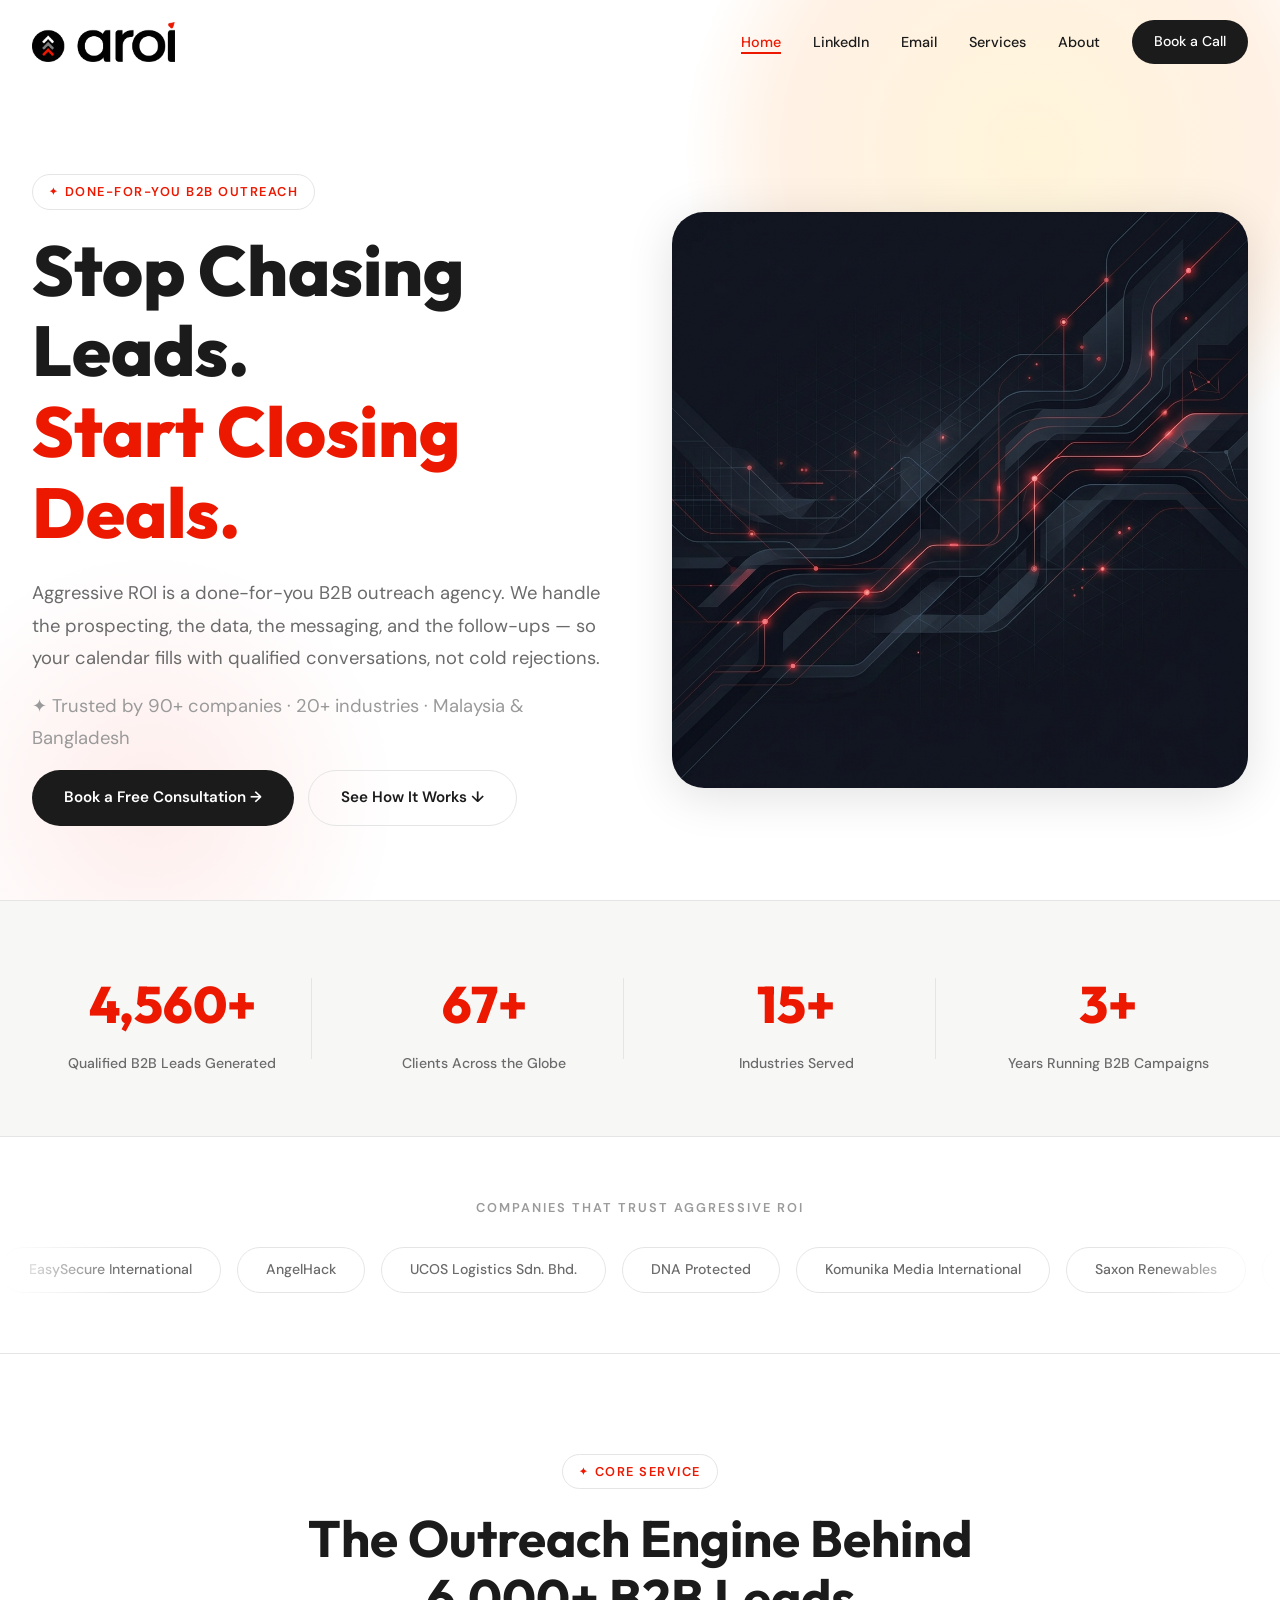
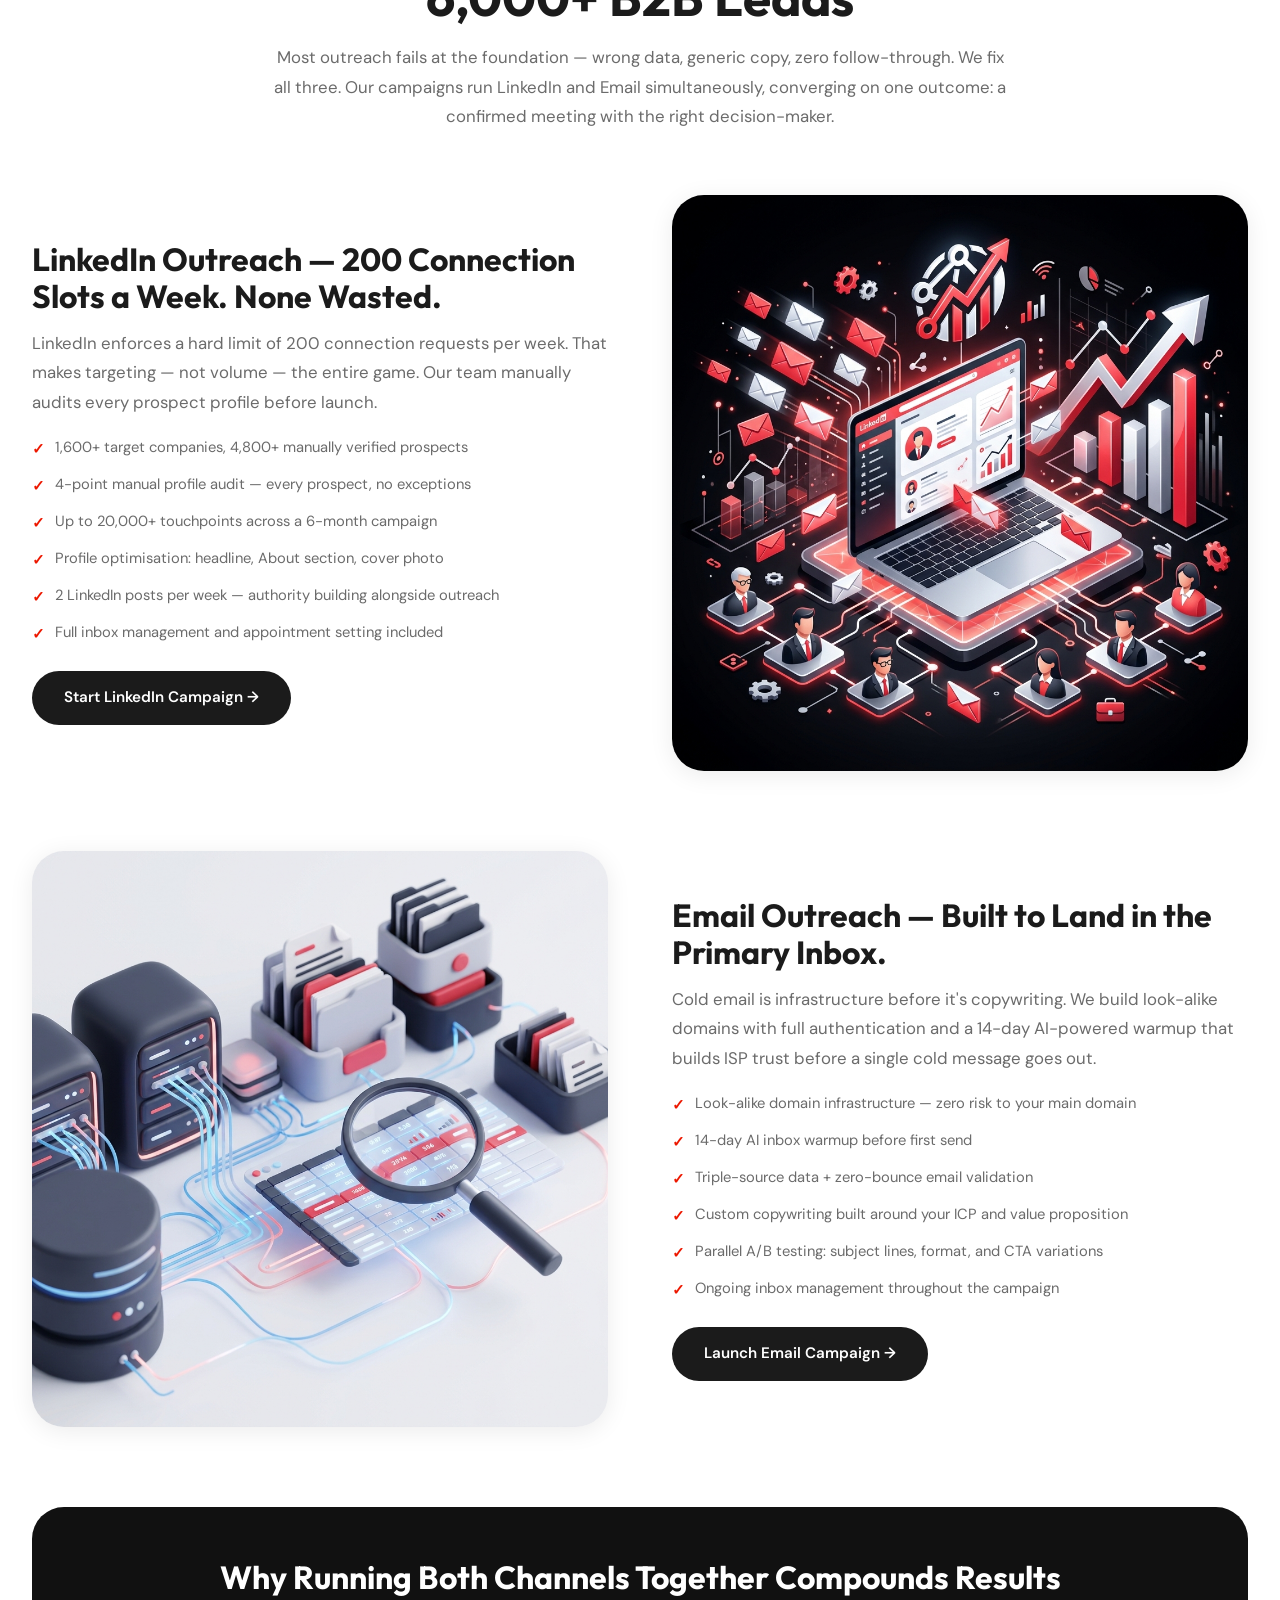
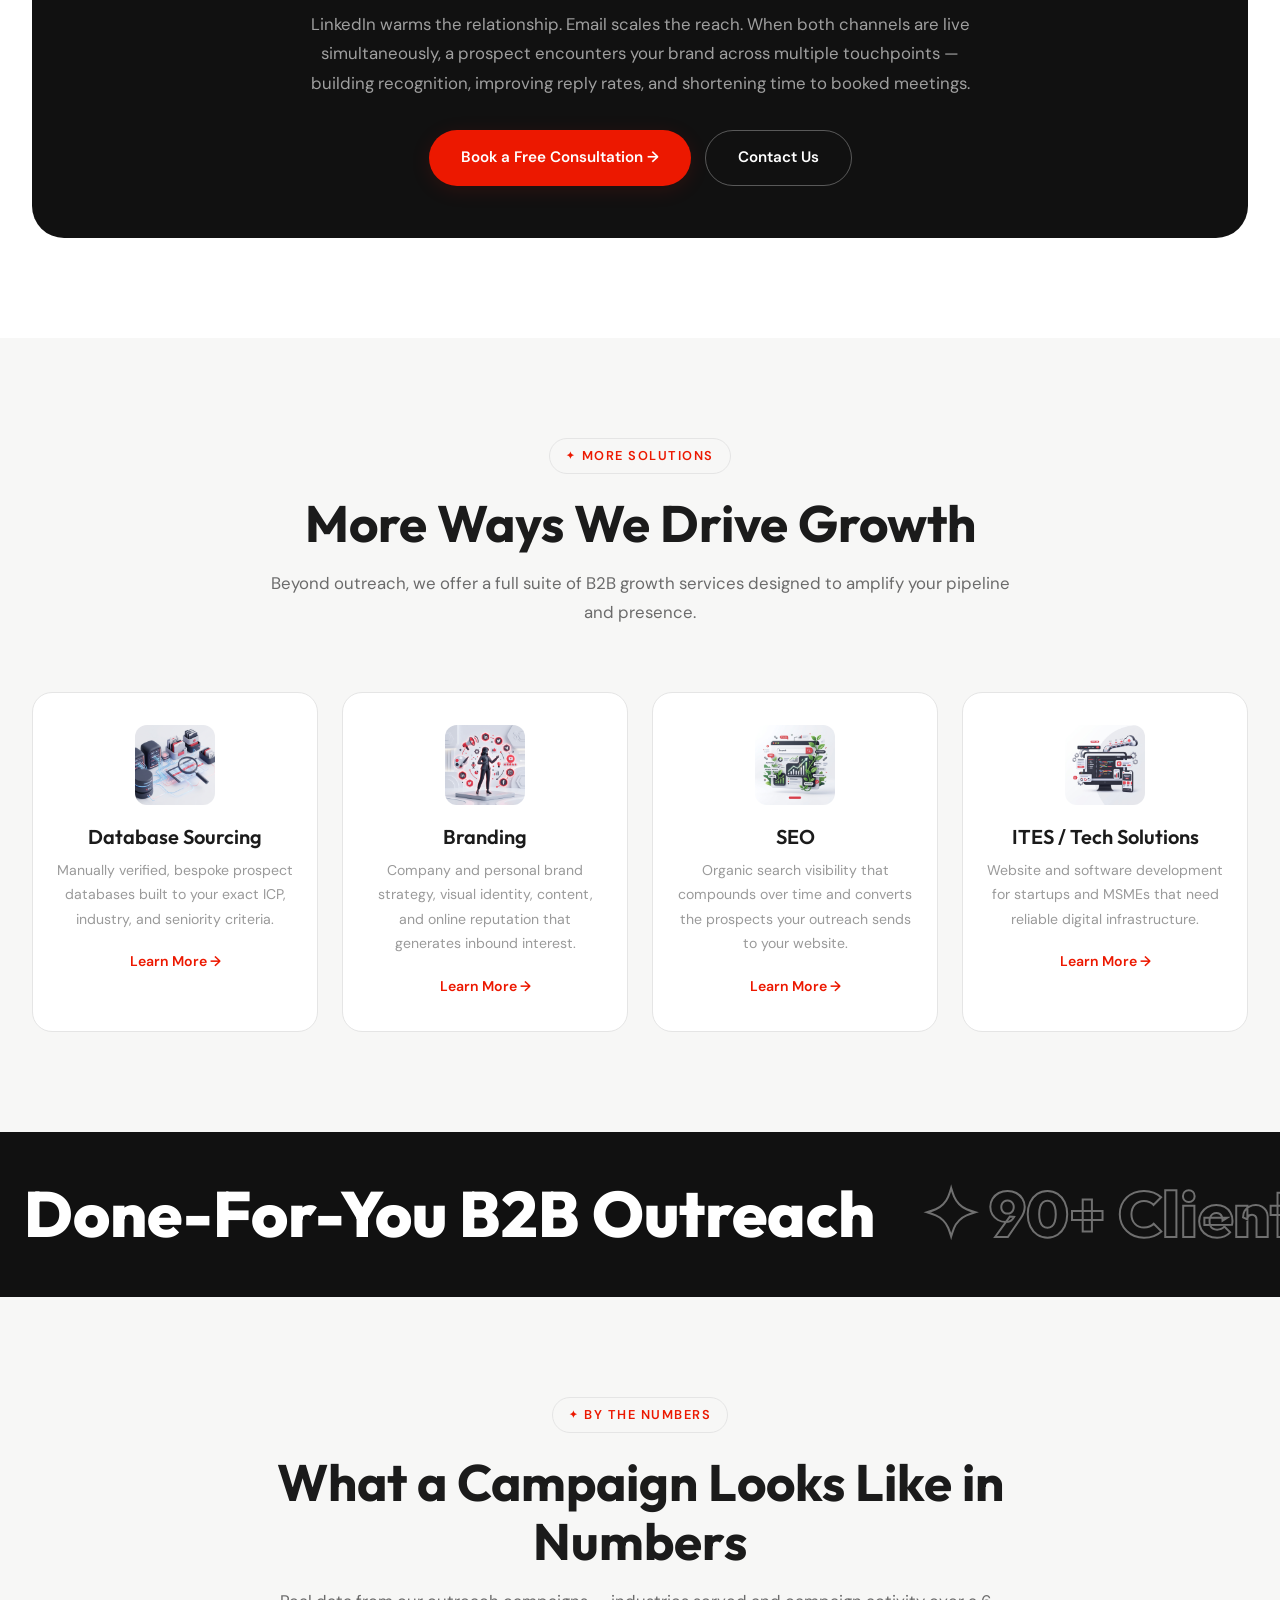
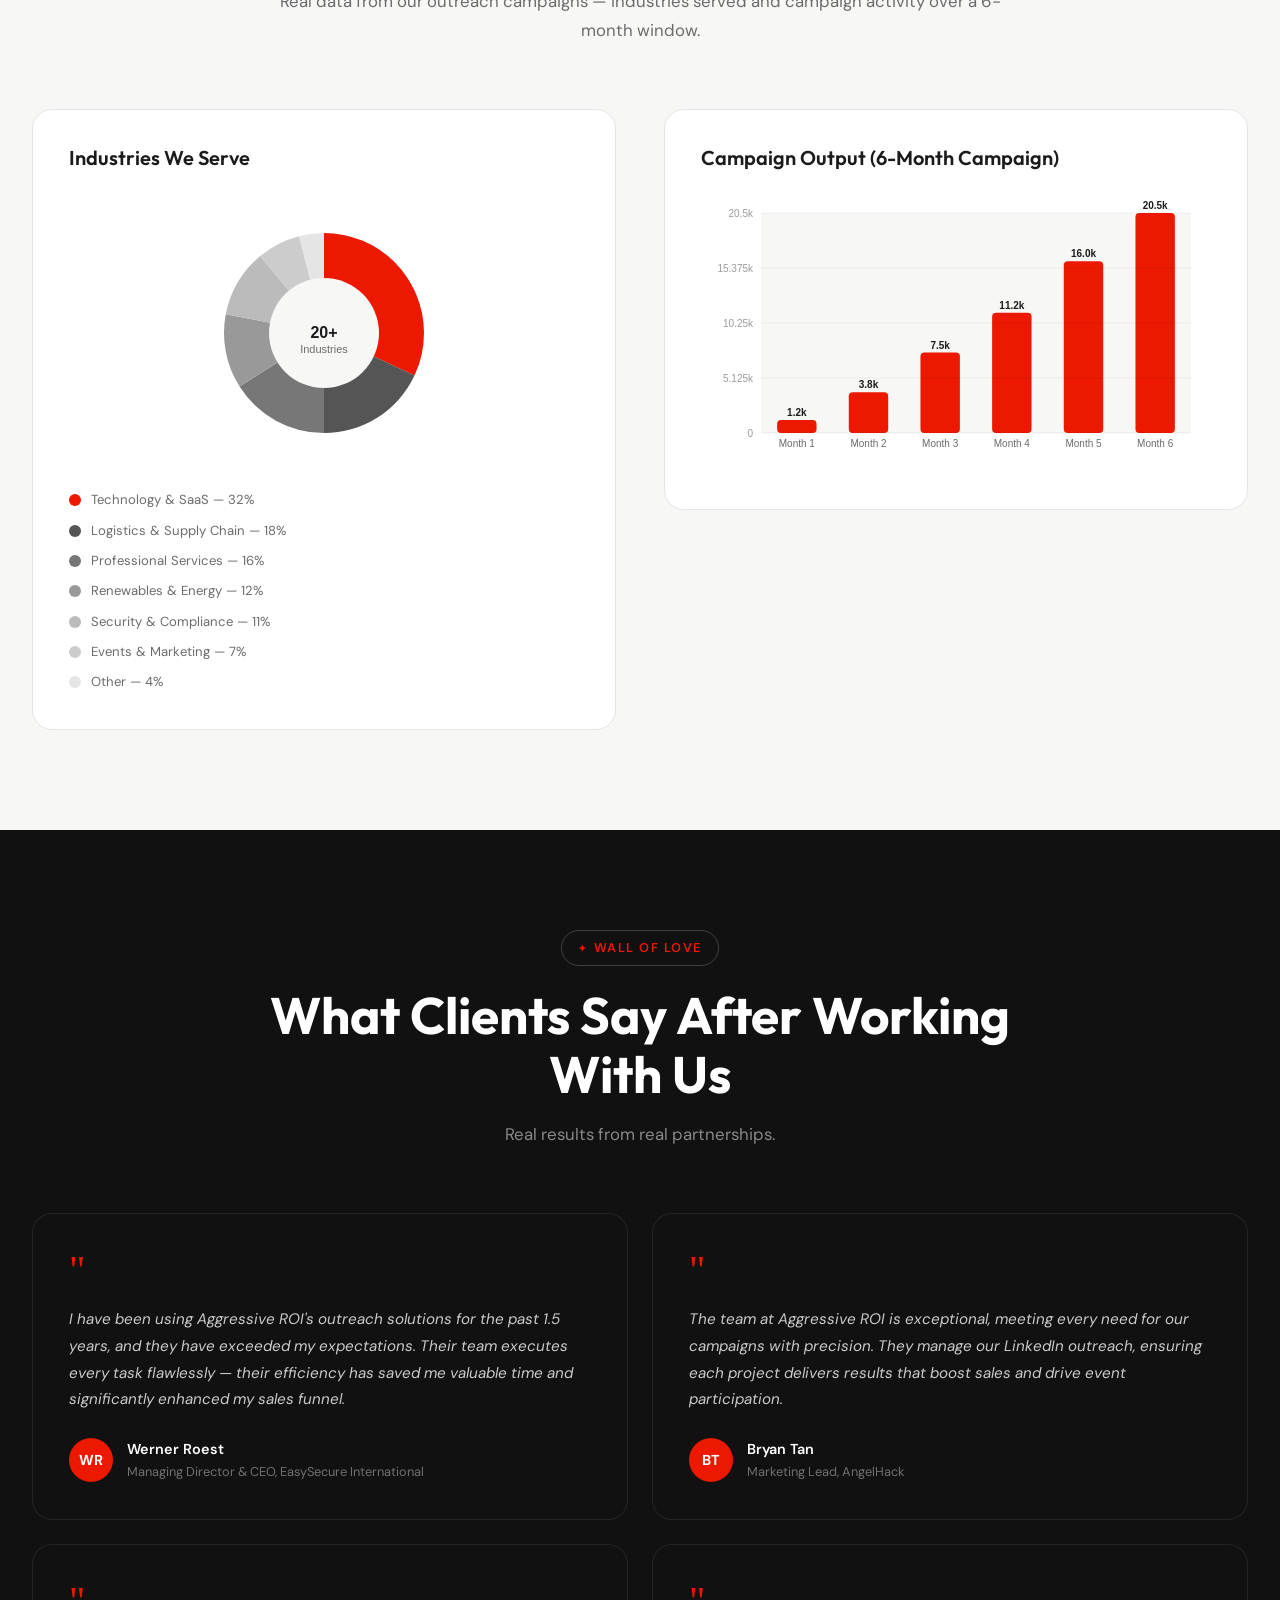
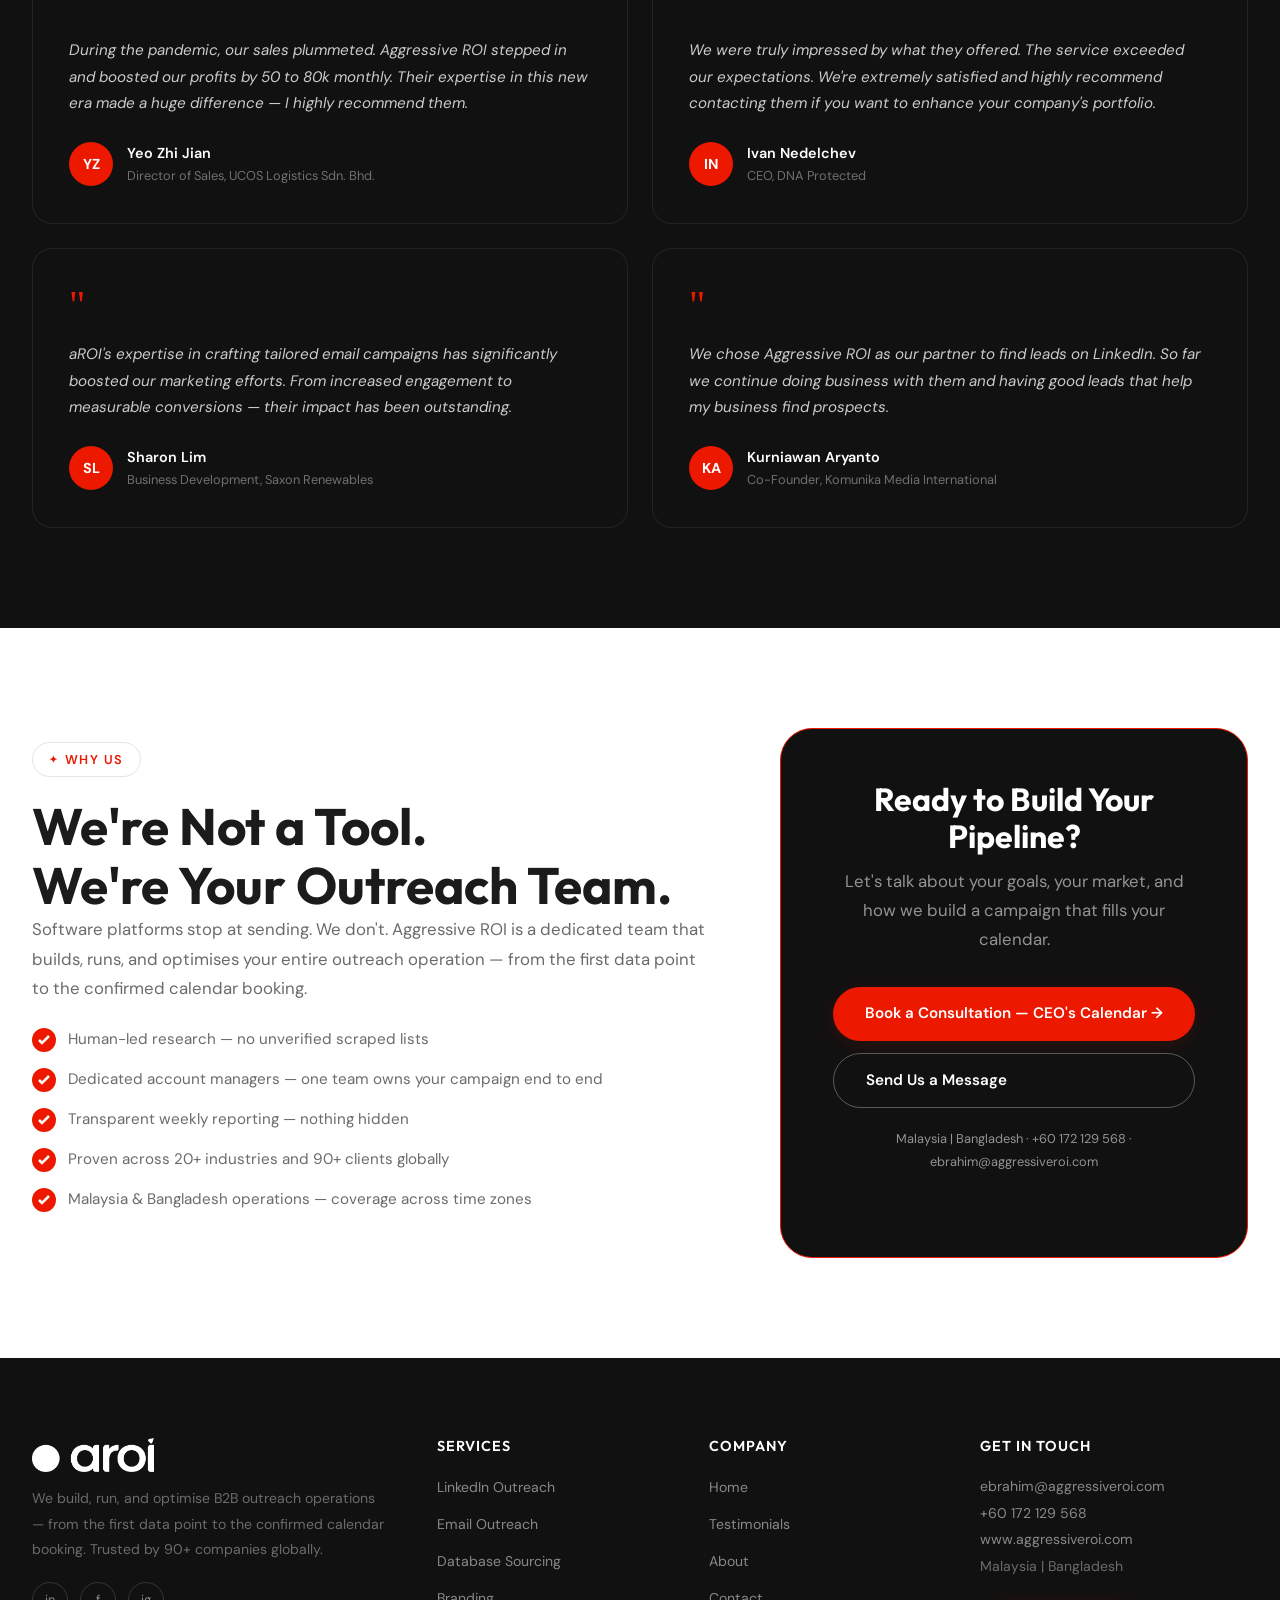
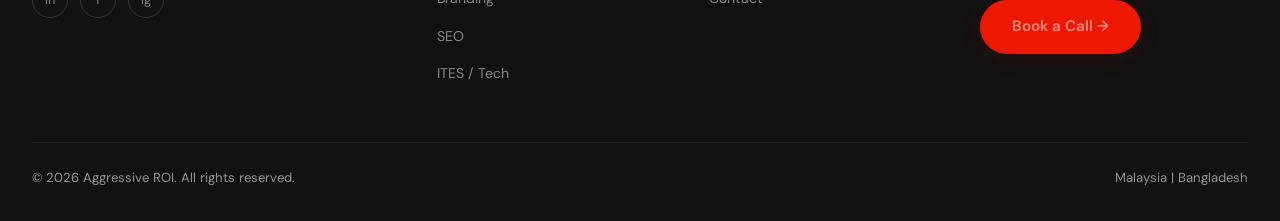
<file: index.html>
<!DOCTYPE html>
<html lang="en">
<head>
  <meta charset="UTF-8">
  <meta name="viewport" content="width=device-width, initial-scale=1.0">
  <title>AROI — Done-For-You B2B Outreach Agency | Aggressive ROI</title>
  <meta name="description" content="Aggressive ROI is a done-for-you B2B outreach agency. LinkedIn outreach, email campaigns, database sourcing, branding, SEO and tech solutions. Trusted by 90+ companies across 20+ industries.">
  <link rel="stylesheet" href="styles.css">
  <link rel="icon" href="images/logo.png" type="image/png">
</head>
<body>

<!-- ===== NAVIGATION ===== -->
<nav class="nav" id="main-nav">
  <div class="container nav-inner">
    <a href="index.html" class="nav-logo"><img src="images/logo.png" alt="AROI Logo"></a>
    <ul class="nav-links" id="nav-links">
      <li><a href="index.html" class="active">Home</a></li>
      <li><a href="linkedin-outreach.html">LinkedIn</a></li>
      <li><a href="email-outreach.html">Email</a></li>
      <li><a href="index.html#services">Services</a></li>
      <li><a href="index.html#testimonials">About</a></li>
      <li class="nav-cta"><a href="index.html#contact" class="btn btn-primary">Book a Call</a></li>
    </ul>
    <button class="hamburger" id="hamburger" aria-label="Toggle navigation">
      <span></span><span></span><span></span>
    </button>
  </div>
</nav>

<!-- ===== HERO ===== -->
<section class="hero" id="hero">
  <div class="hero-mesh"></div>
  <div class="container hero-inner">
    <div class="hero-text reveal">
      <span class="badge">Done-For-You B2B Outreach</span>
      <h1>Stop Chasing Leads.<br><span>Start Closing Deals.</span></h1>
      <p>Aggressive ROI is a done-for-you B2B outreach agency. We handle the prospecting, the data, the messaging, and the follow-ups — so your calendar fills with qualified conversations, not cold rejections.</p>
      <p class="hero-trust">✦ Trusted by 90+ companies · 20+ industries · Malaysia &amp; Bangladesh</p>
      <div class="hero-btns">
        <a href="#contact" class="btn btn-primary">Book a Free Consultation →</a>
        <a href="#outreach" class="btn btn-outline">See How It Works ↓</a>
      </div>
    </div>
    <div class="hero-img reveal">
      <img src="images/hero-bg.png" alt="B2B Outreach Illustration">
    </div>
  </div>
</section>

<!-- ===== STATS ===== -->
<section class="stats" id="stats">
  <div class="container">
    <div class="stats-grid">
      <div class="stat-item reveal">
        <div class="stat-number"><span data-count="6000">0</span>+</div>
        <div class="stat-label">Qualified B2B Leads Generated</div>
      </div>
      <div class="stat-item reveal">
        <div class="stat-number"><span data-count="90">0</span>+</div>
        <div class="stat-label">Clients Across the Globe</div>
      </div>
      <div class="stat-item reveal">
        <div class="stat-number"><span data-count="20">0</span>+</div>
        <div class="stat-label">Industries Served</div>
      </div>
      <div class="stat-item reveal">
        <div class="stat-number"><span data-count="5">0</span>+</div>
        <div class="stat-label">Years Running B2B Campaigns</div>
      </div>
    </div>
  </div>
</section>

<!-- ===== CLIENT MARQUEE ===== -->
<section class="clients" id="clients">
  <div class="clients-label">Companies That Trust Aggressive ROI</div>
  <div class="marquee-wrap">
    <div class="marquee-track">
      <span class="client-pill">EasySecure International</span>
      <span class="client-pill">AngelHack</span>
      <span class="client-pill">UCOS Logistics Sdn. Bhd.</span>
      <span class="client-pill">DNA Protected</span>
      <span class="client-pill">Komunika Media International</span>
      <span class="client-pill">Saxon Renewables</span>
      <span class="client-pill">EasySecure International</span>
      <span class="client-pill">AngelHack</span>
      <span class="client-pill">UCOS Logistics Sdn. Bhd.</span>
      <span class="client-pill">DNA Protected</span>
      <span class="client-pill">Komunika Media International</span>
      <span class="client-pill">Saxon Renewables</span>
    </div>
  </div>
</section>

<!-- ===== OUTREACH ENGINE ===== -->
<section class="section" id="outreach">
  <div class="container">
    <div class="section-header reveal">
      <span class="badge">Core Service</span>
      <h2>The Outreach Engine Behind 6,000+ B2B Leads</h2>
      <p>Most outreach fails at the foundation — wrong data, generic copy, zero follow-through. We fix all three. Our campaigns run LinkedIn and Email simultaneously, converging on one outcome: a confirmed meeting with the right decision-maker.</p>
    </div>

    <!-- LinkedIn Block -->
    <div class="outreach-block reveal">
      <div class="outreach-text">
        <h3>LinkedIn Outreach — 200 Connection Slots a Week. None Wasted.</h3>
        <p>LinkedIn enforces a hard limit of 200 connection requests per week. That makes targeting — not volume — the entire game. Our team manually audits every prospect profile before launch.</p>
        <ul class="feature-list">
          <li>1,600+ target companies, 4,800+ manually verified prospects</li>
          <li>4-point manual profile audit — every prospect, no exceptions</li>
          <li>Up to 20,000+ touchpoints across a 6-month campaign</li>
          <li>Profile optimisation: headline, About section, cover photo</li>
          <li>2 LinkedIn posts per week — authority building alongside outreach</li>
          <li>Full inbox management and appointment setting included</li>
        </ul>
        <a href="linkedin-outreach.html" class="btn btn-primary">Start LinkedIn Campaign →</a>
      </div>
      <div class="outreach-img">
        <img src="images/outreach.png" alt="LinkedIn outreach illustration" loading="lazy">
      </div>
    </div>

    <!-- Email Block -->
    <div class="outreach-block reverse reveal">
      <div class="outreach-text">
        <h3>Email Outreach — Built to Land in the Primary Inbox.</h3>
        <p>Cold email is infrastructure before it's copywriting. We build look-alike domains with full authentication and a 14-day AI-powered warmup that builds ISP trust before a single cold message goes out.</p>
        <ul class="feature-list">
          <li>Look-alike domain infrastructure — zero risk to your main domain</li>
          <li>14-day AI inbox warmup before first send</li>
          <li>Triple-source data + zero-bounce email validation</li>
          <li>Custom copywriting built around your ICP and value proposition</li>
          <li>Parallel A/B testing: subject lines, format, and CTA variations</li>
          <li>Ongoing inbox management throughout the campaign</li>
        </ul>
        <a href="email-outreach.html" class="btn btn-primary">Launch Email Campaign →</a>
      </div>
      <div class="outreach-img">
        <img src="images/database.png" alt="Email outreach infrastructure" loading="lazy">
      </div>
    </div>

    <!-- Compound Box -->
    <div class="compound-box reveal">
      <h3>Why Running Both Channels Together Compounds Results</h3>
      <p>LinkedIn warms the relationship. Email scales the reach. When both channels are live simultaneously, a prospect encounters your brand across multiple touchpoints — building recognition, improving reply rates, and shortening time to booked meetings.</p>
      <div class="compound-btns">
        <a href="#contact" class="btn btn-red">Book a Free Consultation →</a>
        <a href="#contact" class="btn btn-ghost-white">Contact Us</a>
      </div>
    </div>
  </div>
</section>

<!-- ===== SERVICES GRID ===== -->
<section class="section section-alt" id="services">
  <div class="container">
    <div class="section-header reveal">
      <span class="badge">More Solutions</span>
      <h2>More Ways We Drive Growth</h2>
      <p>Beyond outreach, we offer a full suite of B2B growth services designed to amplify your pipeline and presence.</p>
    </div>
    <div class="services-grid">
      <div class="service-card reveal">
        <img src="images/database.png" alt="Database Sourcing" class="service-card-img">
        <h4>Database Sourcing</h4>
        <p>Manually verified, bespoke prospect databases built to your exact ICP, industry, and seniority criteria.</p>
        <a href="database-sourcing.html" class="service-link">Learn More →</a>
      </div>
      <div class="service-card reveal">
        <img src="images/branding.png" alt="Branding" class="service-card-img">
        <h4>Branding</h4>
        <p>Company and personal brand strategy, visual identity, content, and online reputation that generates inbound interest.</p>
        <a href="branding.html" class="service-link">Learn More →</a>
      </div>
      <div class="service-card reveal">
        <img src="images/seo.png" alt="SEO" class="service-card-img">
        <h4>SEO</h4>
        <p>Organic search visibility that compounds over time and converts the prospects your outreach sends to your website.</p>
        <a href="seo.html" class="service-link">Learn More →</a>
      </div>
      <div class="service-card reveal">
        <img src="images/ites.png" alt="ITES / Tech Solutions" class="service-card-img">
        <h4>ITES / Tech Solutions</h4>
        <p>Website and software development for startups and MSMEs that need reliable digital infrastructure.</p>
        <a href="ites.html" class="service-link">Learn More →</a>
      </div>
    </div>
  </div>
</section>

<!-- ===== MARQUEE TEXT STRIP ===== -->
<div class="marquee-text-strip">
  <div class="marquee-text-track">
    <span>Done-For-You B2B Outreach</span><span class="outline"> ✦ 90+ Clients ✦ </span>
    <span>20+ Industries</span><span class="outline"> ✦ Aggressive ROI ✦ </span>
    <span>Done-For-You B2B Outreach</span><span class="outline"> ✦ 90+ Clients ✦ </span>
    <span>20+ Industries</span><span class="outline"> ✦ Aggressive ROI ✦ </span>
  </div>
</div>

<!-- ===== CHARTS ===== -->
<section class="section section-alt" id="data">
  <div class="container">
    <div class="section-header reveal">
      <span class="badge">By The Numbers</span>
      <h2>What a Campaign Looks Like in Numbers</h2>
      <p>Real data from our outreach campaigns — industries served and campaign activity over a 6-month window.</p>
    </div>
    <div class="charts-grid reveal">
      <div class="chart-box">
        <h4>Industries We Serve</h4>
        <div class="chart-container">
          <canvas id="industryChart"></canvas>
        </div>
        <div class="chart-legend" id="industryLegend"></div>
      </div>
      <div class="chart-box">
        <h4>Campaign Output (6-Month Campaign)</h4>
        <div class="chart-container">
          <canvas id="campaignChart"></canvas>
        </div>
      </div>
    </div>
  </div>
</section>

<!-- ===== TESTIMONIALS ===== -->
<section class="section section-dark" id="testimonials">
  <div class="container">
    <div class="section-header reveal">
      <span class="badge" style="border-color:rgba(255,255,255,0.2);">Wall of Love</span>
      <h2 style="color:#fff;">What Clients Say After Working With Us</h2>
      <p style="color:rgba(255,255,255,0.5);">Real results from real partnerships.</p>
    </div>
    <div class="testimonials-grid">
      <div class="t-card reveal">
        <div class="t-quote">"</div>
        <blockquote>I have been using Aggressive ROI's outreach solutions for the past 1.5 years, and they have exceeded my expectations. Their team executes every task flawlessly — their efficiency has saved me valuable time and significantly enhanced my sales funnel.</blockquote>
        <div class="t-author">
          <div class="t-avatar">WR</div>
          <div>
            <div class="t-name">Werner Roest</div>
            <div class="t-role">Managing Director &amp; CEO, EasySecure International</div>
          </div>
        </div>
      </div>
      <div class="t-card reveal">
        <div class="t-quote">"</div>
        <blockquote>The team at Aggressive ROI is exceptional, meeting every need for our campaigns with precision. They manage our LinkedIn outreach, ensuring each project delivers results that boost sales and drive event participation.</blockquote>
        <div class="t-author">
          <div class="t-avatar">BT</div>
          <div>
            <div class="t-name">Bryan Tan</div>
            <div class="t-role">Marketing Lead, AngelHack</div>
          </div>
        </div>
      </div>
      <div class="t-card reveal">
        <div class="t-quote">"</div>
        <blockquote>During the pandemic, our sales plummeted. Aggressive ROI stepped in and boosted our profits by 50 to 80k monthly. Their expertise in this new era made a huge difference — I highly recommend them.</blockquote>
        <div class="t-author">
          <div class="t-avatar">YZ</div>
          <div>
            <div class="t-name">Yeo Zhi Jian</div>
            <div class="t-role">Director of Sales, UCOS Logistics Sdn. Bhd.</div>
          </div>
        </div>
      </div>
      <div class="t-card reveal">
        <div class="t-quote">"</div>
        <blockquote>We were truly impressed by what they offered. The service exceeded our expectations. We're extremely satisfied and highly recommend contacting them if you want to enhance your company's portfolio.</blockquote>
        <div class="t-author">
          <div class="t-avatar">IN</div>
          <div>
            <div class="t-name">Ivan Nedelchev</div>
            <div class="t-role">CEO, DNA Protected</div>
          </div>
        </div>
      </div>
      <div class="t-card reveal">
        <div class="t-quote">"</div>
        <blockquote>aROI's expertise in crafting tailored email campaigns has significantly boosted our marketing efforts. From increased engagement to measurable conversions — their impact has been outstanding.</blockquote>
        <div class="t-author">
          <div class="t-avatar">SL</div>
          <div>
            <div class="t-name">Sharon Lim</div>
            <div class="t-role">Business Development, Saxon Renewables</div>
          </div>
        </div>
      </div>
      <div class="t-card reveal">
        <div class="t-quote">"</div>
        <blockquote>We chose Aggressive ROI as our partner to find leads on LinkedIn. So far we continue doing business with them and having good leads that help my business find prospects.</blockquote>
        <div class="t-author">
          <div class="t-avatar">KA</div>
          <div>
            <div class="t-name">Kurniawan Aryanto</div>
            <div class="t-role">Co-Founder, Komunika Media International</div>
          </div>
        </div>
      </div>
    </div>
  </div>
</section>

<!-- ===== WHY US + CTA ===== -->
<section class="section" id="why-us">
  <div class="container">
    <div class="why-grid">
      <div class="reveal">
        <span class="badge">Why Us</span>
        <h2>We're Not a Tool.<br>We're Your Outreach Team.</h2>
        <p>Software platforms stop at sending. We don't. Aggressive ROI is a dedicated team that builds, runs, and optimises your entire outreach operation — from the first data point to the confirmed calendar booking.</p>
        <ul class="why-list">
          <li>
            <div class="why-check"><svg viewBox="0 0 12 12"><polyline points="1,6 4,9 11,2"/></svg></div>
            Human-led research — no unverified scraped lists
          </li>
          <li>
            <div class="why-check"><svg viewBox="0 0 12 12"><polyline points="1,6 4,9 11,2"/></svg></div>
            Dedicated account managers — one team owns your campaign end to end
          </li>
          <li>
            <div class="why-check"><svg viewBox="0 0 12 12"><polyline points="1,6 4,9 11,2"/></svg></div>
            Transparent weekly reporting — nothing hidden
          </li>
          <li>
            <div class="why-check"><svg viewBox="0 0 12 12"><polyline points="1,6 4,9 11,2"/></svg></div>
            Proven across 20+ industries and 90+ clients globally
          </li>
          <li>
            <div class="why-check"><svg viewBox="0 0 12 12"><polyline points="1,6 4,9 11,2"/></svg></div>
            Malaysia &amp; Bangladesh operations — coverage across time zones
          </li>
        </ul>
      </div>
      <div class="cta-box reveal" id="contact">
        <h3>Ready to Build Your Pipeline?</h3>
        <p>Let's talk about your goals, your market, and how we build a campaign that fills your calendar.</p>
        <div class="cta-box-btns">
          <a href="mailto:ebrahim@aggressiveroi.com" class="btn btn-red">Book a Consultation — CEO's Calendar →</a>
          <a href="mailto:ebrahim@aggressiveroi.com" class="btn btn-ghost-white">Send Us a Message</a>
        </div>
        <p class="cta-contact">Malaysia | Bangladesh · +60 172 129 568 · ebrahim@aggressiveroi.com</p>
      </div>
    </div>
  </div>
</section>

<!-- ===== FOOTER ===== -->
<footer class="footer">
  <div class="container">
    <div class="footer-grid">
      <div class="footer-brand">
        <img src="images/logo.png" alt="AROI">
        <p>We build, run, and optimise B2B outreach operations — from the first data point to the confirmed calendar booking. Trusted by 90+ companies globally.</p>
        <div class="footer-socials">
          <a href="#" aria-label="LinkedIn">in</a>
          <a href="#" aria-label="Facebook">f</a>
          <a href="#" aria-label="Instagram">ig</a>
        </div>
      </div>
      <div>
        <h5>Services</h5>
        <ul class="footer-links">
          <li><a href="linkedin-outreach.html">LinkedIn Outreach</a></li>
          <li><a href="email-outreach.html">Email Outreach</a></li>
          <li><a href="database-sourcing.html">Database Sourcing</a></li>
          <li><a href="branding.html">Branding</a></li>
          <li><a href="seo.html">SEO</a></li>
          <li><a href="ites.html">ITES / Tech</a></li>
        </ul>
      </div>
      <div>
        <h5>Company</h5>
        <ul class="footer-links">
          <li><a href="index.html">Home</a></li>
          <li><a href="#testimonials">Testimonials</a></li>
          <li><a href="#why-us">About</a></li>
          <li><a href="#contact">Contact</a></li>
        </ul>
      </div>
      <div class="footer-contact">
        <h5>Get in Touch</h5>
        <p>
          <a href="mailto:ebrahim@aggressiveroi.com">ebrahim@aggressiveroi.com</a><br>
          <a href="tel:+60172129568">+60 172 129 568</a><br>
          <a href="https://www.aggressiveroi.com" target="_blank">www.aggressiveroi.com</a><br>
          Malaysia | Bangladesh
        </p>
        <div class="footer-book">
          <a href="mailto:ebrahim@aggressiveroi.com" class="btn btn-red">Book a Call →</a>
        </div>
      </div>
    </div>
    <div class="footer-bottom">
      <span>&copy; 2026 Aggressive ROI. All rights reserved.</span>
      <span>Malaysia | Bangladesh</span>
    </div>
  </div>
</footer>

<script>
// Nav scroll
const nav = document.getElementById('main-nav');
window.addEventListener('scroll', () => {
  nav.classList.toggle('scrolled', window.scrollY > 50);
});

// Hamburger
document.getElementById('hamburger').addEventListener('click', () => {
  document.getElementById('nav-links').classList.toggle('active');
});

// Smooth scroll
document.querySelectorAll('a[href^="#"]').forEach(a => {
  a.addEventListener('click', function(e) {
    const target = document.querySelector(this.getAttribute('href'));
    if (target) { e.preventDefault(); target.scrollIntoView({behavior:'smooth',block:'start'}); document.getElementById('nav-links').classList.remove('active'); }
  });
});

// Reveal
const revealObserver = new IntersectionObserver(entries => {
  entries.forEach(e => { if (e.isIntersecting) e.target.classList.add('visible'); });
}, {threshold:0.12});
document.querySelectorAll('.reveal').forEach(el => revealObserver.observe(el));

// Counter
const counterObserver = new IntersectionObserver(entries => {
  entries.forEach(entry => {
    if (!entry.isIntersecting) return;
    const el = entry.target;
    const target = parseInt(el.dataset.count);
    const step = target / (2000 / 16);
    let cur = 0;
    const t = setInterval(() => {
      cur += step;
      if (cur >= target) { cur = target; clearInterval(t); }
      el.textContent = Math.floor(cur).toLocaleString();
    }, 16);
    counterObserver.unobserve(el);
  });
}, {threshold:0.5});
document.querySelectorAll('[data-count]').forEach(c => counterObserver.observe(c));

// Accordion
document.querySelectorAll('.accordion-trigger').forEach(trigger => {
  trigger.addEventListener('click', () => {
    const body = trigger.nextElementSibling;
    const isOpen = trigger.classList.contains('open');
    document.querySelectorAll('.accordion-trigger').forEach(t => { t.classList.remove('open'); t.nextElementSibling.classList.remove('open'); });
    if (!isOpen) { trigger.classList.add('open'); body.classList.add('open'); }
  });
});

// Charts
(function() {
  const industries = [
    {label:'Technology & SaaS', pct:32, color:'#EC1800'},
    {label:'Logistics & Supply Chain', pct:18, color:'#555'},
    {label:'Professional Services', pct:16, color:'#777'},
    {label:'Renewables & Energy', pct:12, color:'#999'},
    {label:'Security & Compliance', pct:11, color:'#BBB'},
    {label:'Events & Marketing', pct:7, color:'#CCC'},
    {label:'Other', pct:4, color:'#E5E5E5'},
  ];
  const c1 = document.getElementById('industryChart');
  if (c1) {
    const ctx = c1.getContext('2d');
    c1.width = c1.parentElement.offsetWidth; c1.height = 280;
    const cx = c1.width/2, cy = 140, r = 100, ir = 55;
    let start = -Math.PI/2;
    industries.forEach(seg => {
      const angle = (seg.pct/100)*Math.PI*2;
      ctx.beginPath(); ctx.moveTo(cx,cy);
      ctx.arc(cx,cy,r,start,start+angle);
      ctx.closePath(); ctx.fillStyle = seg.color; ctx.fill();
      start += angle;
    });
    ctx.beginPath(); ctx.arc(cx,cy,ir,0,Math.PI*2); ctx.fillStyle='#F7F7F6'; ctx.fill();
    ctx.font='bold 16px Outfit,sans-serif'; ctx.fillStyle='#1B1B1B'; ctx.textAlign='center';
    ctx.fillText('20+', cx, cy+5); ctx.font='11px DM Sans,sans-serif'; ctx.fillStyle='#6B6B6B';
    ctx.fillText('Industries', cx, cy+20);
    const leg = document.getElementById('industryLegend');
    industries.forEach(s => {
      const item = document.createElement('div'); item.className='legend-item';
      item.innerHTML=`<span class="legend-dot" style="background:${s.color}"></span>${s.label} — ${s.pct}%`;
      leg.appendChild(item);
    });
  }
  const c2 = document.getElementById('campaignChart');
  if (c2) {
    const ctx = c2.getContext('2d');
    c2.width = c2.parentElement.offsetWidth; c2.height = 280;
    const data = [1200,3800,7500,11200,16000,20500];
    const months = ['Month 1','Month 2','Month 3','Month 4','Month 5','Month 6'];
    const max = Math.max(...data);
    const pad = {t:20,r:20,b:40,l:60};
    const W = c2.width-pad.l-pad.r, H = c2.height-pad.t-pad.b;
    const bw = W/data.length*0.55, gap = W/data.length;
    ctx.fillStyle='#E5E5E5'; ctx.fillRect(pad.l,pad.t,W,H);
    ctx.fillStyle='#F7F7F6'; ctx.fillRect(pad.l,pad.t,W,H);
    data.forEach((v,i) => {
      const bh = (v/max)*H;
      const x = pad.l + i*gap + (gap-bw)/2;
      const y = pad.t + H - bh;
      ctx.fillStyle='#EC1800'; ctx.beginPath();
      ctx.roundRect(x,y,bw,bh,4); ctx.fill();
      ctx.fillStyle='#6B6B6B'; ctx.font='10px DM Sans,sans-serif'; ctx.textAlign='center';
      ctx.fillText(months[i],x+bw/2,pad.t+H+14);
      ctx.fillStyle='#1B1B1B'; ctx.font='bold 10px DM Sans,sans-serif';
      ctx.fillText((v/1000).toFixed(1)+'k',x+bw/2,y-4);
    });
    const ySteps=4;
    for(let i=0;i<=ySteps;i++){
      const val=Math.round((max/ySteps)*i);
      const y=pad.t+H-(i/ySteps)*H;
      ctx.fillStyle='#9A9A9A'; ctx.font='10px DM Sans,sans-serif'; ctx.textAlign='right';
      ctx.fillText(val>=1000?(val/1000)+'k':val,pad.l-8,y+4);
      ctx.strokeStyle='rgba(0,0,0,0.06)'; ctx.beginPath(); ctx.moveTo(pad.l,y); ctx.lineTo(pad.l+W,y); ctx.stroke();
    }
  }
})();
</script>
</body>
</html>
</file>
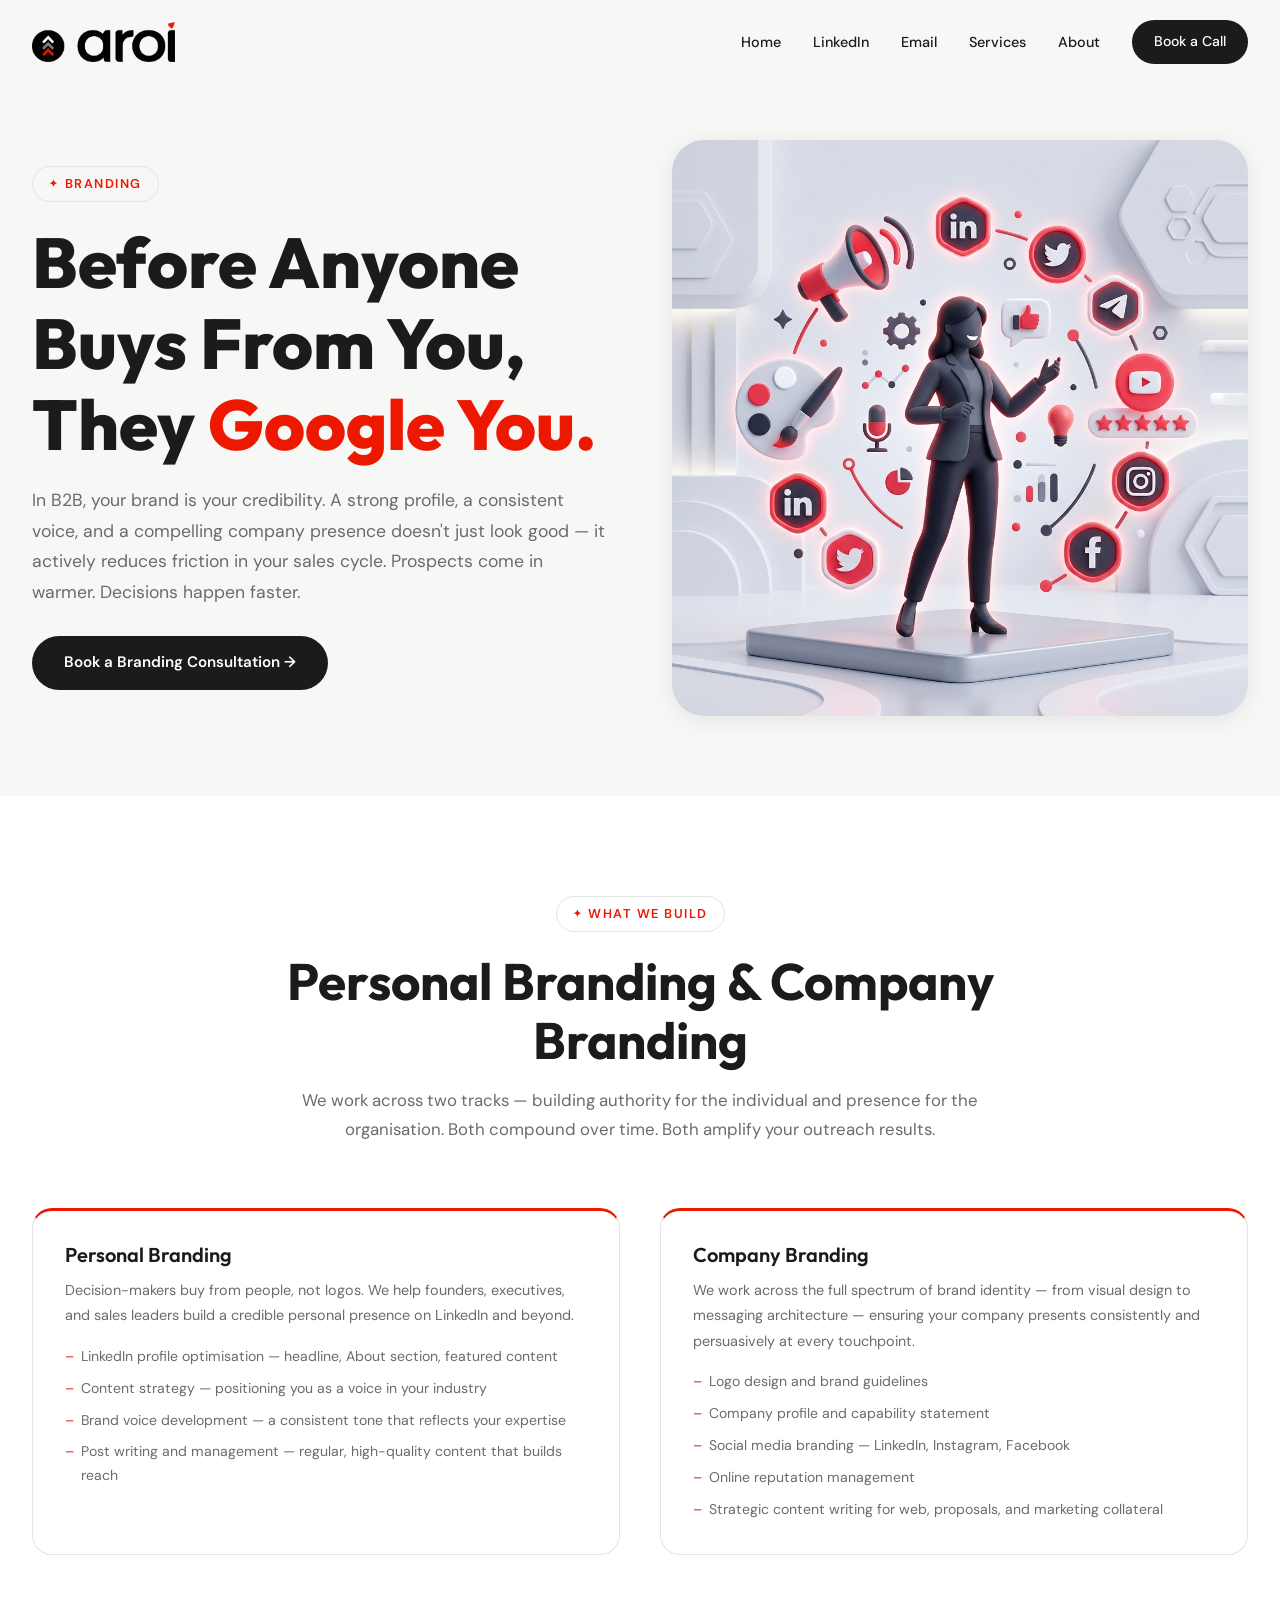
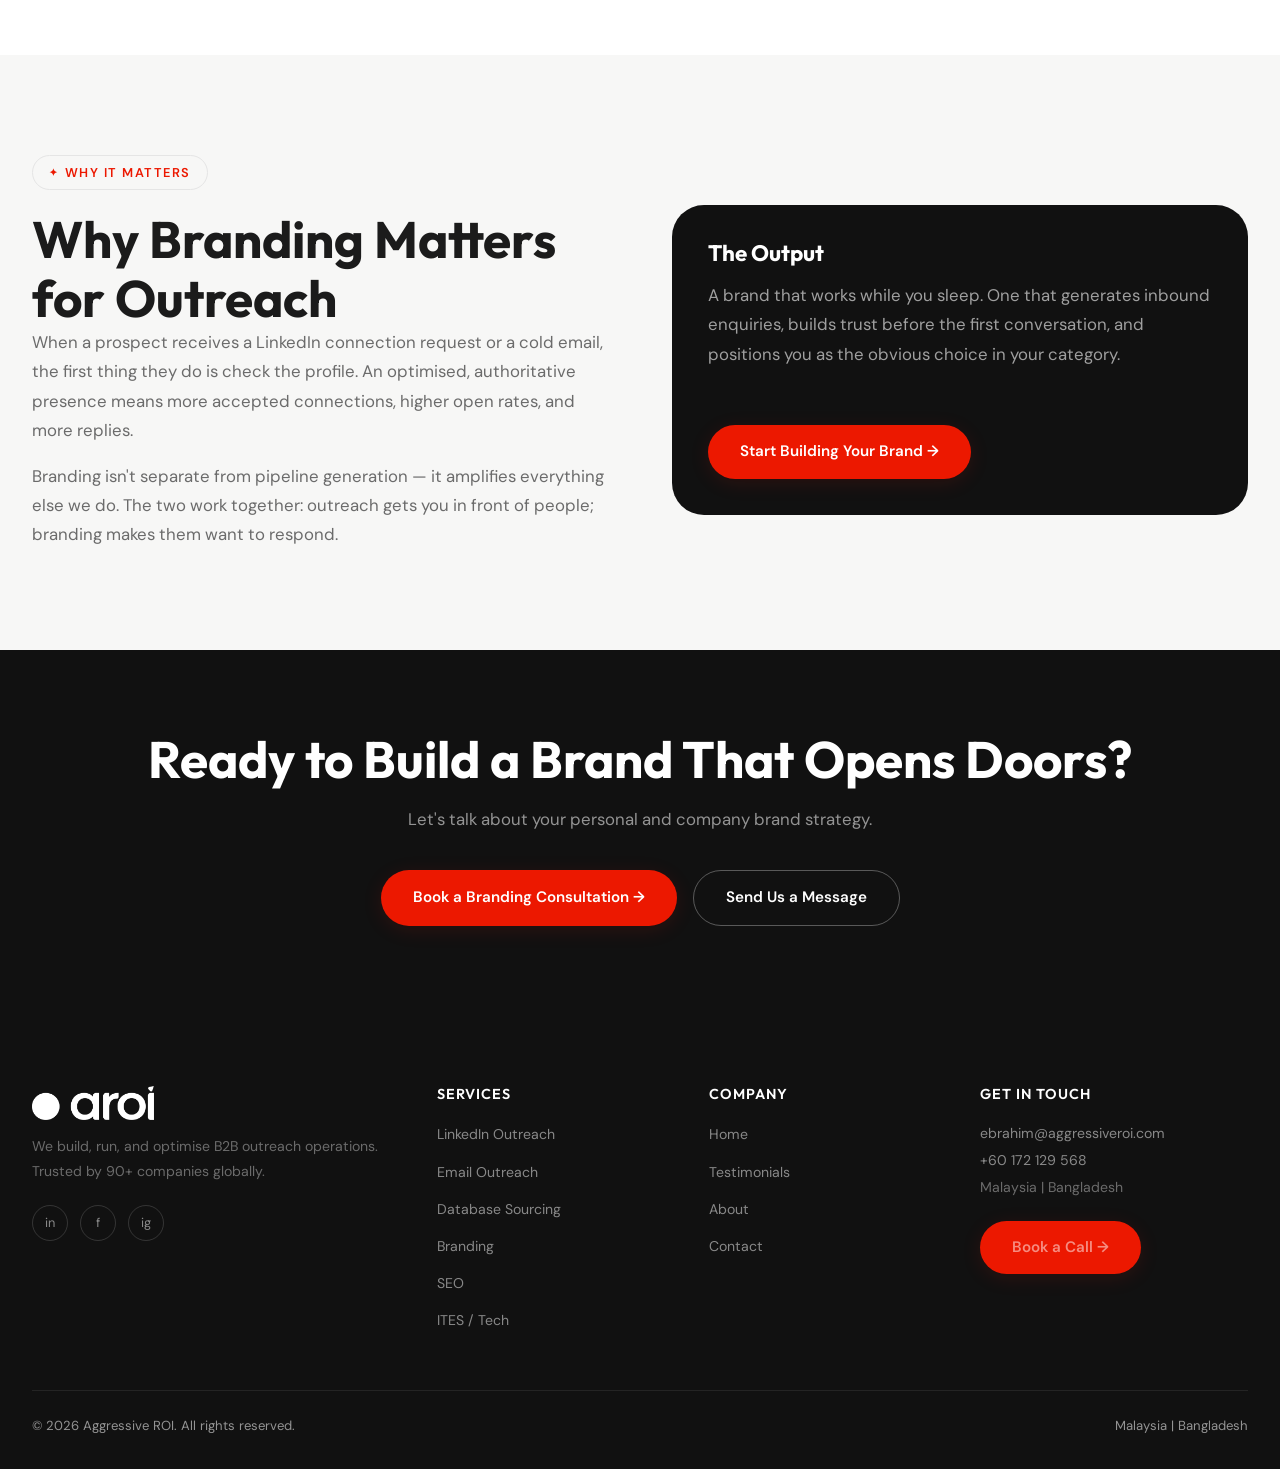
<file: branding.html>
<!DOCTYPE html>
<html lang="en">
<head>
  <meta charset="UTF-8">
  <meta name="viewport" content="width=device-width, initial-scale=1.0">
  <title>Branding — AROI | Aggressive ROI</title>
  <meta name="description" content="Company and personal branding for B2B businesses. LinkedIn profile optimisation, brand identity, content strategy, and online reputation management.">
  <link rel="stylesheet" href="styles.css">
  <link rel="icon" href="images/logo.png" type="image/png">
</head>
<body>

<nav class="nav" id="main-nav">
  <div class="container nav-inner">
    <a href="index.html" class="nav-logo"><img src="images/logo.png" alt="AROI Logo"></a>
    <ul class="nav-links" id="nav-links">
      <li><a href="index.html">Home</a></li>
      <li><a href="linkedin-outreach.html">LinkedIn</a></li>
      <li><a href="email-outreach.html">Email</a></li>
      <li><a href="index.html#services">Services</a></li>
      <li><a href="index.html#testimonials">About</a></li>
      <li class="nav-cta"><a href="index.html#contact" class="btn btn-primary">Book a Call</a></li>
    </ul>
    <button class="hamburger" id="hamburger" aria-label="Toggle navigation">
      <span></span><span></span><span></span>
    </button>
  </div>
</nav>

<section class="page-hero">
  <div class="container page-hero-inner">
    <div class="reveal">
      <span class="badge">Branding</span>
      <h1>Before Anyone Buys From You, They <span style="color:var(--red)">Google You.</span></h1>
      <p>In B2B, your brand is your credibility. A strong profile, a consistent voice, and a compelling company presence doesn't just look good — it actively reduces friction in your sales cycle. Prospects come in warmer. Decisions happen faster.</p>
      <a href="index.html#contact" class="btn btn-primary">Book a Branding Consultation →</a>
    </div>
    <div class="page-hero-img reveal">
      <img src="images/branding.png" alt="Branding Illustration">
    </div>
  </div>
</section>

<section class="section">
  <div class="container">
    <div class="section-header reveal">
      <span class="badge">What We Build</span>
      <h2>Personal Branding &amp; Company Branding</h2>
      <p>We work across two tracks — building authority for the individual and presence for the organisation. Both compound over time. Both amplify your outreach results.</p>
    </div>
    <div style="display:grid;grid-template-columns:1fr 1fr;gap:40px;" class="reveal">
      <div class="info-card" style="border-top:3px solid var(--red);">
        <h4>Personal Branding</h4>
        <p style="margin-bottom:16px;">Decision-makers buy from people, not logos. We help founders, executives, and sales leaders build a credible personal presence on LinkedIn and beyond.</p>
        <ul>
          <li>LinkedIn profile optimisation — headline, About section, featured content</li>
          <li>Content strategy — positioning you as a voice in your industry</li>
          <li>Brand voice development — a consistent tone that reflects your expertise</li>
          <li>Post writing and management — regular, high-quality content that builds reach</li>
        </ul>
      </div>
      <div class="info-card" style="border-top:3px solid var(--red);">
        <h4>Company Branding</h4>
        <p style="margin-bottom:16px;">We work across the full spectrum of brand identity — from visual design to messaging architecture — ensuring your company presents consistently and persuasively at every touchpoint.</p>
        <ul>
          <li>Logo design and brand guidelines</li>
          <li>Company profile and capability statement</li>
          <li>Social media branding — LinkedIn, Instagram, Facebook</li>
          <li>Online reputation management</li>
          <li>Strategic content writing for web, proposals, and marketing collateral</li>
        </ul>
      </div>
    </div>
  </div>
</section>

<section class="section section-alt">
  <div class="container">
    <div style="display:grid;grid-template-columns:1fr 1fr;gap:64px;align-items:center;">
      <div class="reveal">
        <span class="badge">Why It Matters</span>
        <h2>Why Branding Matters for Outreach</h2>
        <p>When a prospect receives a LinkedIn connection request or a cold email, the first thing they do is check the profile. An optimised, authoritative presence means more accepted connections, higher open rates, and more replies.</p>
        <p style="margin-top:16px;">Branding isn't separate from pipeline generation — it amplifies everything else we do. The two work together: outreach gets you in front of people; branding makes them want to respond.</p>
      </div>
      <div class="reveal">
        <div class="compound-box" style="text-align:left;padding:36px;">
          <h3 style="font-size:1.4rem;">The Output</h3>
          <p style="margin-top:12px;">A brand that works while you sleep. One that generates inbound enquiries, builds trust before the first conversation, and positions you as the obvious choice in your category.</p>
          <a href="index.html#contact" class="btn btn-red" style="margin-top:24px;">Start Building Your Brand →</a>
        </div>
      </div>
    </div>
  </div>
</section>

<div class="cta-banner">
  <div class="container">
    <h2>Ready to Build a Brand That Opens Doors?</h2>
    <p>Let's talk about your personal and company brand strategy.</p>
    <div class="cta-banner-btns">
      <a href="index.html#contact" class="btn btn-red">Book a Branding Consultation →</a>
      <a href="index.html#contact" class="btn btn-ghost-white">Send Us a Message</a>
    </div>
  </div>
</div>

<footer class="footer">
  <div class="container">
    <div class="footer-grid">
      <div class="footer-brand">
        <img src="images/logo.png" alt="AROI">
        <p>We build, run, and optimise B2B outreach operations. Trusted by 90+ companies globally.</p>
        <div class="footer-socials">
          <a href="#" aria-label="LinkedIn">in</a>
          <a href="#" aria-label="Facebook">f</a>
          <a href="#" aria-label="Instagram">ig</a>
        </div>
      </div>
      <div>
        <h5>Services</h5>
        <ul class="footer-links">
          <li><a href="linkedin-outreach.html">LinkedIn Outreach</a></li>
          <li><a href="email-outreach.html">Email Outreach</a></li>
          <li><a href="database-sourcing.html">Database Sourcing</a></li>
          <li><a href="branding.html">Branding</a></li>
          <li><a href="seo.html">SEO</a></li>
          <li><a href="ites.html">ITES / Tech</a></li>
        </ul>
      </div>
      <div>
        <h5>Company</h5>
        <ul class="footer-links">
          <li><a href="index.html">Home</a></li>
          <li><a href="index.html#testimonials">Testimonials</a></li>
          <li><a href="index.html#why-us">About</a></li>
          <li><a href="index.html#contact">Contact</a></li>
        </ul>
      </div>
      <div class="footer-contact">
        <h5>Get in Touch</h5>
        <p>
          <a href="mailto:ebrahim@aggressiveroi.com">ebrahim@aggressiveroi.com</a><br>
          <a href="tel:+60172129568">+60 172 129 568</a><br>
          Malaysia | Bangladesh
        </p>
        <div class="footer-book"><a href="index.html#contact" class="btn btn-red">Book a Call →</a></div>
      </div>
    </div>
    <div class="footer-bottom">
      <span>&copy; 2026 Aggressive ROI. All rights reserved.</span>
      <span>Malaysia | Bangladesh</span>
    </div>
  </div>
</footer>

<script>
const nav = document.getElementById('main-nav');
window.addEventListener('scroll', () => nav.classList.toggle('scrolled', window.scrollY > 50));
document.getElementById('hamburger').addEventListener('click', () => document.getElementById('nav-links').classList.toggle('active'));
const ro = new IntersectionObserver(e => e.forEach(x => { if(x.isIntersecting) x.target.classList.add('visible'); }), {threshold:0.12});
document.querySelectorAll('.reveal').forEach(el => ro.observe(el));
</script>
</body>
</html>
</file>
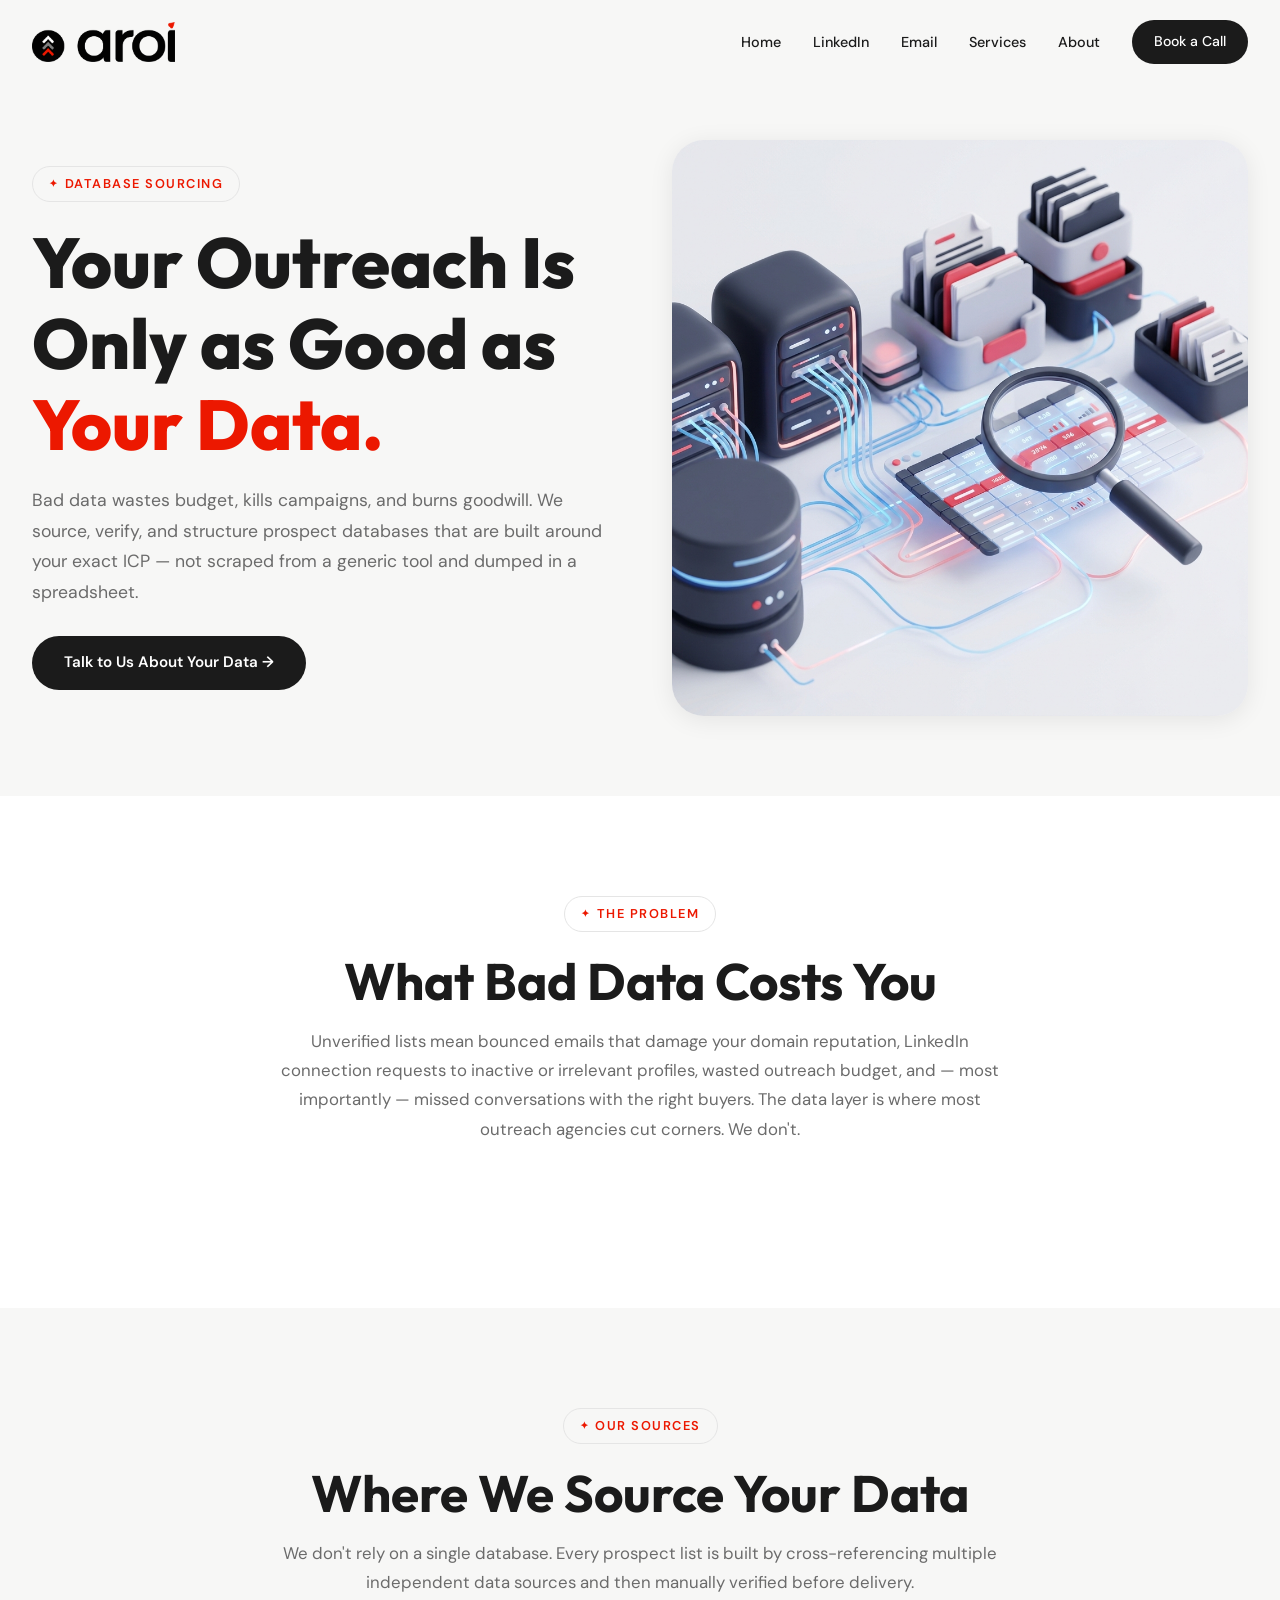
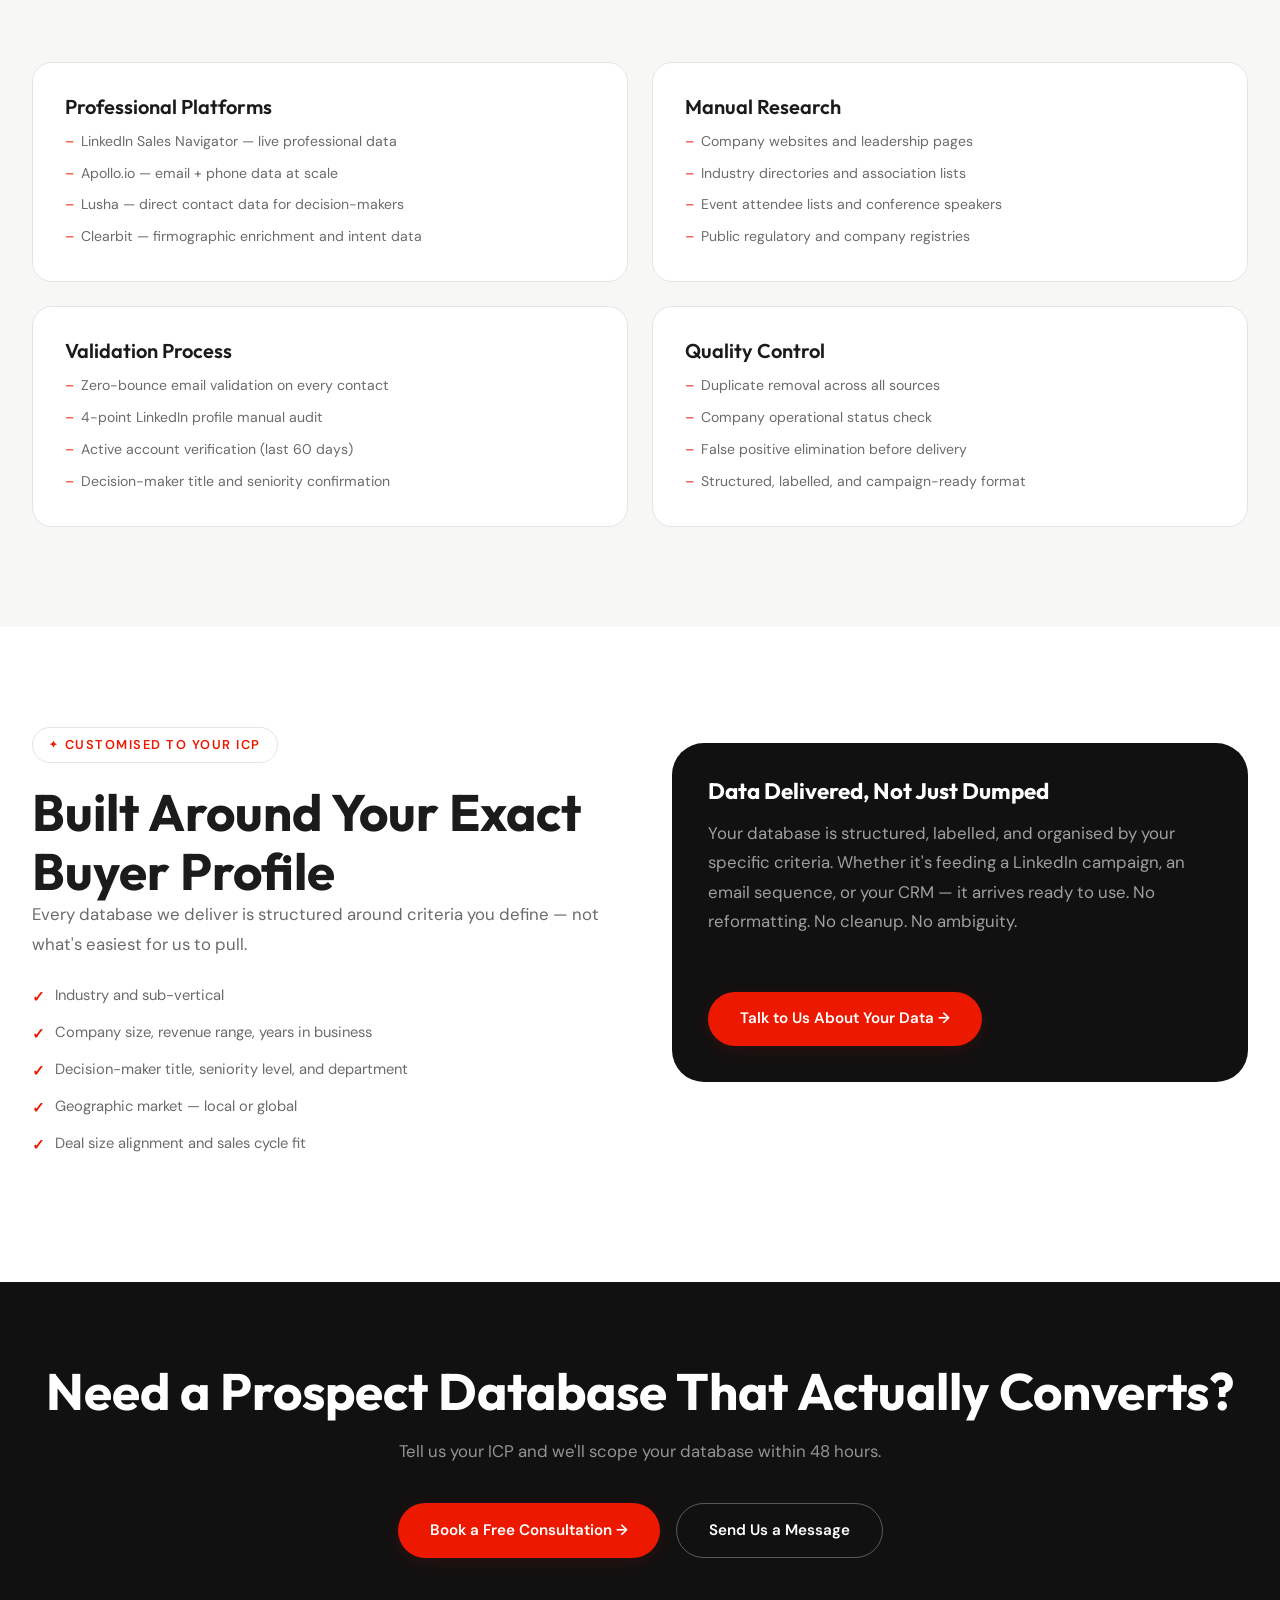
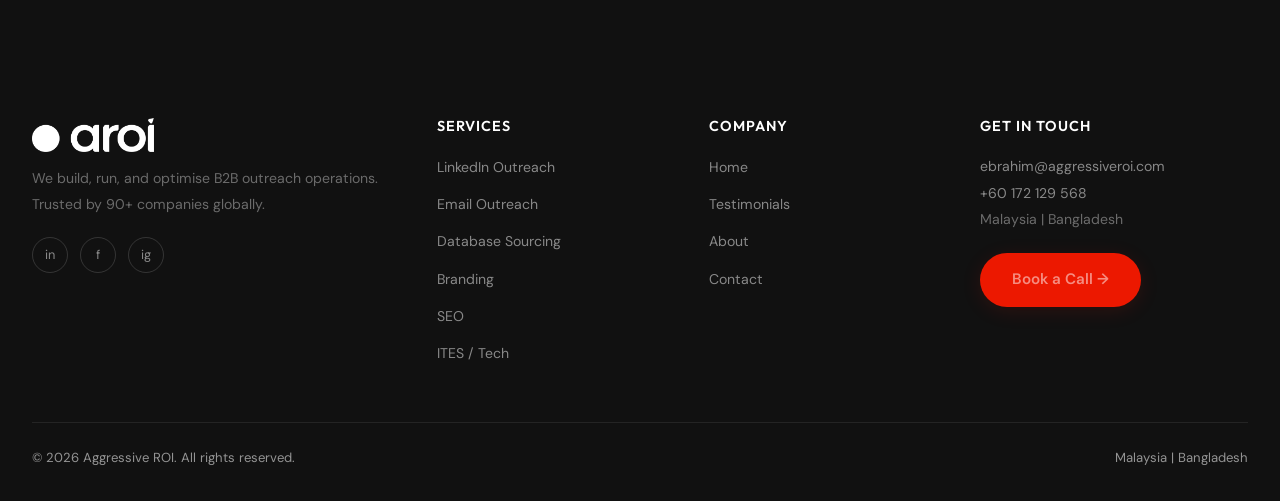
<file: database-sourcing.html>
<!DOCTYPE html>
<html lang="en">
<head>
  <meta charset="UTF-8">
  <meta name="viewport" content="width=device-width, initial-scale=1.0">
  <title>Database Sourcing — AROI | Aggressive ROI</title>
  <meta name="description" content="Manually verified, bespoke B2B prospect databases built to your exact ICP. Triple-source data, zero-bounce validated, ready for LinkedIn or email campaigns.">
  <link rel="stylesheet" href="styles.css">
  <link rel="icon" href="images/logo.png" type="image/png">
</head>
<body>

<nav class="nav" id="main-nav">
  <div class="container nav-inner">
    <a href="index.html" class="nav-logo"><img src="images/logo.png" alt="AROI Logo"></a>
    <ul class="nav-links" id="nav-links">
      <li><a href="index.html">Home</a></li>
      <li><a href="linkedin-outreach.html">LinkedIn</a></li>
      <li><a href="email-outreach.html">Email</a></li>
      <li><a href="index.html#services">Services</a></li>
      <li><a href="index.html#testimonials">About</a></li>
      <li class="nav-cta"><a href="index.html#contact" class="btn btn-primary">Book a Call</a></li>
    </ul>
    <button class="hamburger" id="hamburger" aria-label="Toggle navigation">
      <span></span><span></span><span></span>
    </button>
  </div>
</nav>

<section class="page-hero">
  <div class="container page-hero-inner">
    <div class="reveal">
      <span class="badge">Database Sourcing</span>
      <h1>Your Outreach Is Only as Good as <span style="color:var(--red)">Your Data.</span></h1>
      <p>Bad data wastes budget, kills campaigns, and burns goodwill. We source, verify, and structure prospect databases that are built around your exact ICP — not scraped from a generic tool and dumped in a spreadsheet.</p>
      <a href="index.html#contact" class="btn btn-primary">Talk to Us About Your Data →</a>
    </div>
    <div class="page-hero-img reveal">
      <img src="images/database.png" alt="Database Sourcing Illustration">
    </div>
  </div>
</section>

<section class="section">
  <div class="container">
    <div class="section-header reveal">
      <span class="badge">The Problem</span>
      <h2>What Bad Data Costs You</h2>
      <p>Unverified lists mean bounced emails that damage your domain reputation, LinkedIn connection requests to inactive or irrelevant profiles, wasted outreach budget, and — most importantly — missed conversations with the right buyers. The data layer is where most outreach agencies cut corners. We don't.</p>
    </div>
  </div>
</section>

<section class="section section-alt">
  <div class="container">
    <div class="section-header reveal">
      <span class="badge">Our Sources</span>
      <h2>Where We Source Your Data</h2>
      <p>We don't rely on a single database. Every prospect list is built by cross-referencing multiple independent data sources and then manually verified before delivery.</p>
    </div>
    <div class="info-cards reveal">
      <div class="info-card">
        <h4>Professional Platforms</h4>
        <ul>
          <li>LinkedIn Sales Navigator — live professional data</li>
          <li>Apollo.io — email + phone data at scale</li>
          <li>Lusha — direct contact data for decision-makers</li>
          <li>Clearbit — firmographic enrichment and intent data</li>
        </ul>
      </div>
      <div class="info-card">
        <h4>Manual Research</h4>
        <ul>
          <li>Company websites and leadership pages</li>
          <li>Industry directories and association lists</li>
          <li>Event attendee lists and conference speakers</li>
          <li>Public regulatory and company registries</li>
        </ul>
      </div>
      <div class="info-card">
        <h4>Validation Process</h4>
        <ul>
          <li>Zero-bounce email validation on every contact</li>
          <li>4-point LinkedIn profile manual audit</li>
          <li>Active account verification (last 60 days)</li>
          <li>Decision-maker title and seniority confirmation</li>
        </ul>
      </div>
      <div class="info-card">
        <h4>Quality Control</h4>
        <ul>
          <li>Duplicate removal across all sources</li>
          <li>Company operational status check</li>
          <li>False positive elimination before delivery</li>
          <li>Structured, labelled, and campaign-ready format</li>
        </ul>
      </div>
    </div>
  </div>
</section>

<section class="section">
  <div class="container">
    <div style="display:grid;grid-template-columns:1fr 1fr;gap:64px;align-items:start;">
      <div class="reveal">
        <span class="badge">Customised to Your ICP</span>
        <h2>Built Around Your Exact Buyer Profile</h2>
        <p>Every database we deliver is structured around criteria you define — not what's easiest for us to pull.</p>
        <ul class="feature-list" style="margin-top:24px;">
          <li>Industry and sub-vertical</li>
          <li>Company size, revenue range, years in business</li>
          <li>Decision-maker title, seniority level, and department</li>
          <li>Geographic market — local or global</li>
          <li>Deal size alignment and sales cycle fit</li>
        </ul>
      </div>
      <div class="reveal">
        <div class="compound-box" style="text-align:left;padding:36px;">
          <h3 style="font-size:1.4rem;">Data Delivered, Not Just Dumped</h3>
          <p style="margin-top:12px;">Your database is structured, labelled, and organised by your specific criteria. Whether it's feeding a LinkedIn campaign, an email sequence, or your CRM — it arrives ready to use. No reformatting. No cleanup. No ambiguity.</p>
          <a href="index.html#contact" class="btn btn-red" style="margin-top:24px;">Talk to Us About Your Data →</a>
        </div>
      </div>
    </div>
  </div>
</section>

<div class="cta-banner">
  <div class="container">
    <h2>Need a Prospect Database That Actually Converts?</h2>
    <p>Tell us your ICP and we'll scope your database within 48 hours.</p>
    <div class="cta-banner-btns">
      <a href="index.html#contact" class="btn btn-red">Book a Free Consultation →</a>
      <a href="index.html#contact" class="btn btn-ghost-white">Send Us a Message</a>
    </div>
  </div>
</div>

<footer class="footer">
  <div class="container">
    <div class="footer-grid">
      <div class="footer-brand">
        <img src="images/logo.png" alt="AROI">
        <p>We build, run, and optimise B2B outreach operations. Trusted by 90+ companies globally.</p>
        <div class="footer-socials">
          <a href="#" aria-label="LinkedIn">in</a>
          <a href="#" aria-label="Facebook">f</a>
          <a href="#" aria-label="Instagram">ig</a>
        </div>
      </div>
      <div>
        <h5>Services</h5>
        <ul class="footer-links">
          <li><a href="linkedin-outreach.html">LinkedIn Outreach</a></li>
          <li><a href="email-outreach.html">Email Outreach</a></li>
          <li><a href="database-sourcing.html">Database Sourcing</a></li>
          <li><a href="branding.html">Branding</a></li>
          <li><a href="seo.html">SEO</a></li>
          <li><a href="ites.html">ITES / Tech</a></li>
        </ul>
      </div>
      <div>
        <h5>Company</h5>
        <ul class="footer-links">
          <li><a href="index.html">Home</a></li>
          <li><a href="index.html#testimonials">Testimonials</a></li>
          <li><a href="index.html#why-us">About</a></li>
          <li><a href="index.html#contact">Contact</a></li>
        </ul>
      </div>
      <div class="footer-contact">
        <h5>Get in Touch</h5>
        <p>
          <a href="mailto:ebrahim@aggressiveroi.com">ebrahim@aggressiveroi.com</a><br>
          <a href="tel:+60172129568">+60 172 129 568</a><br>
          Malaysia | Bangladesh
        </p>
        <div class="footer-book"><a href="index.html#contact" class="btn btn-red">Book a Call →</a></div>
      </div>
    </div>
    <div class="footer-bottom">
      <span>&copy; 2026 Aggressive ROI. All rights reserved.</span>
      <span>Malaysia | Bangladesh</span>
    </div>
  </div>
</footer>

<script>
const nav = document.getElementById('main-nav');
window.addEventListener('scroll', () => nav.classList.toggle('scrolled', window.scrollY > 50));
document.getElementById('hamburger').addEventListener('click', () => document.getElementById('nav-links').classList.toggle('active'));
const ro = new IntersectionObserver(e => e.forEach(x => { if(x.isIntersecting) x.target.classList.add('visible'); }), {threshold:0.12});
document.querySelectorAll('.reveal').forEach(el => ro.observe(el));
</script>
</body>
</html>
</file>
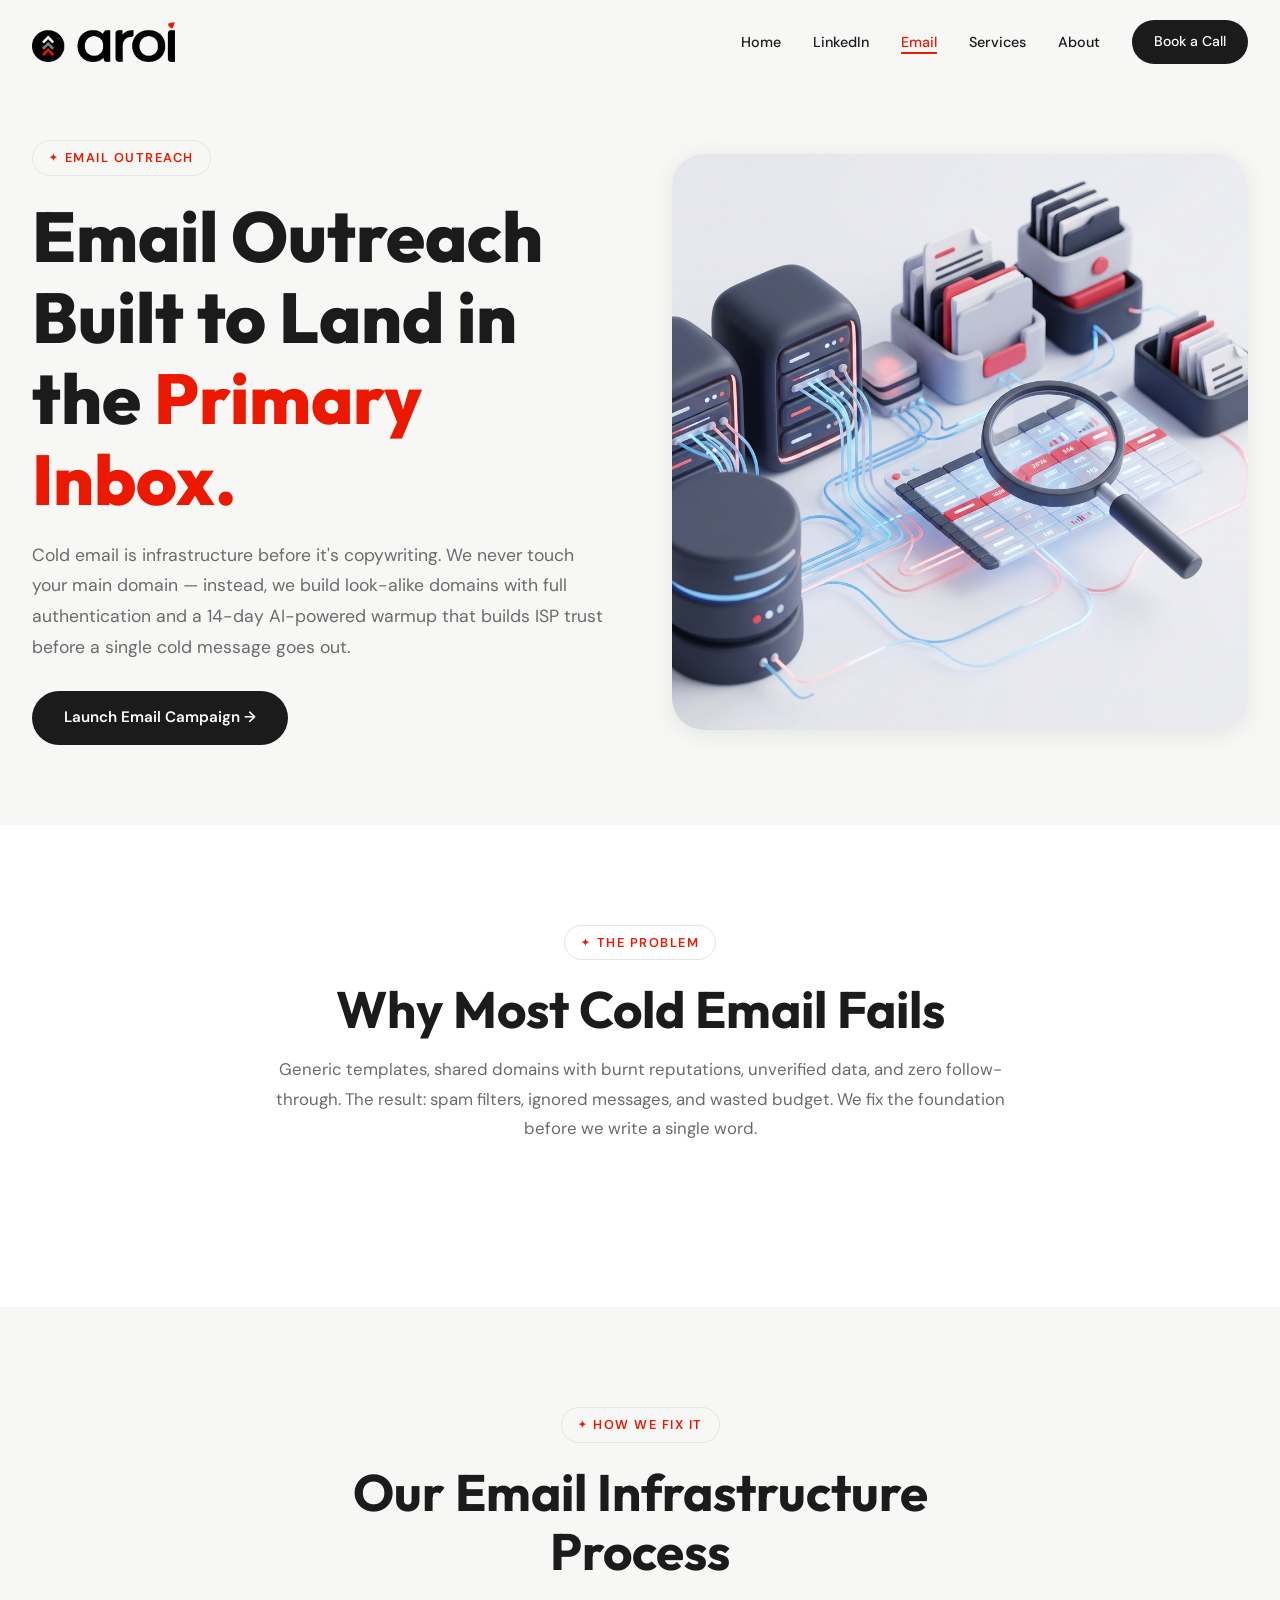
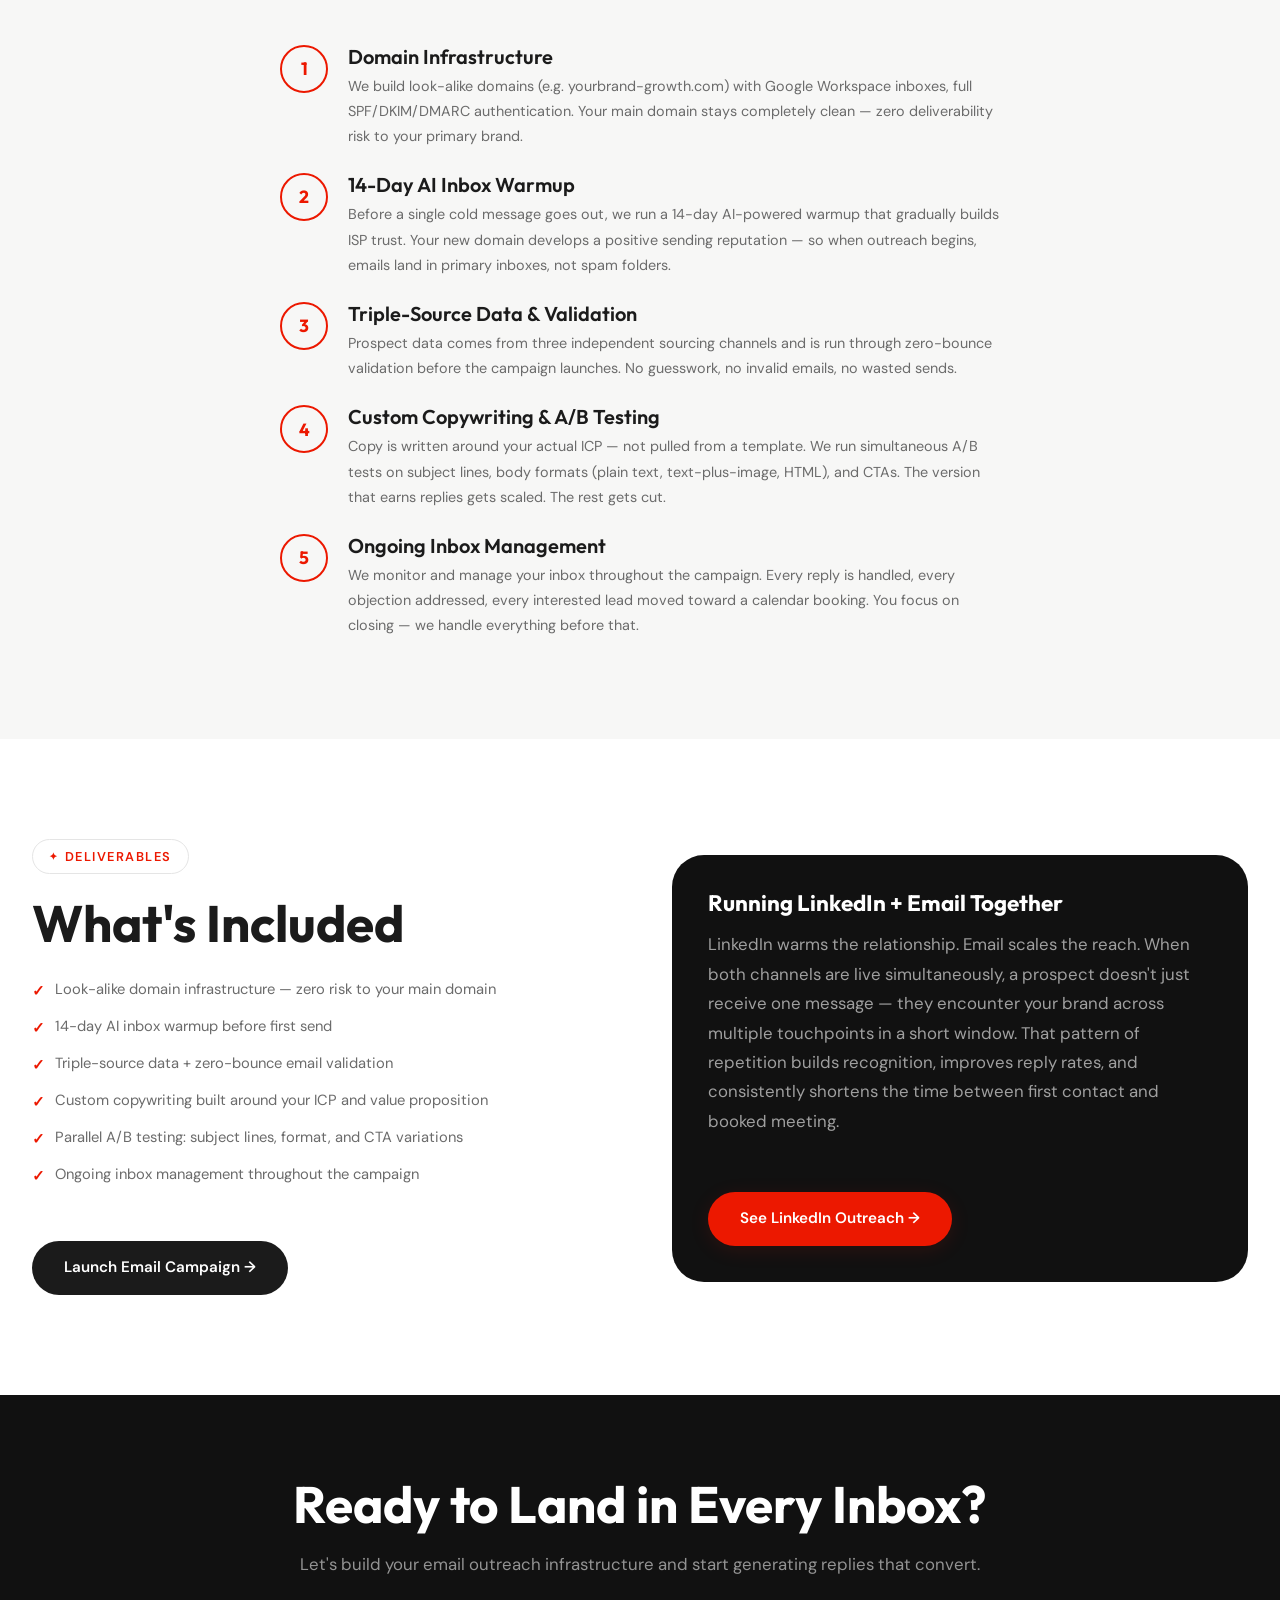
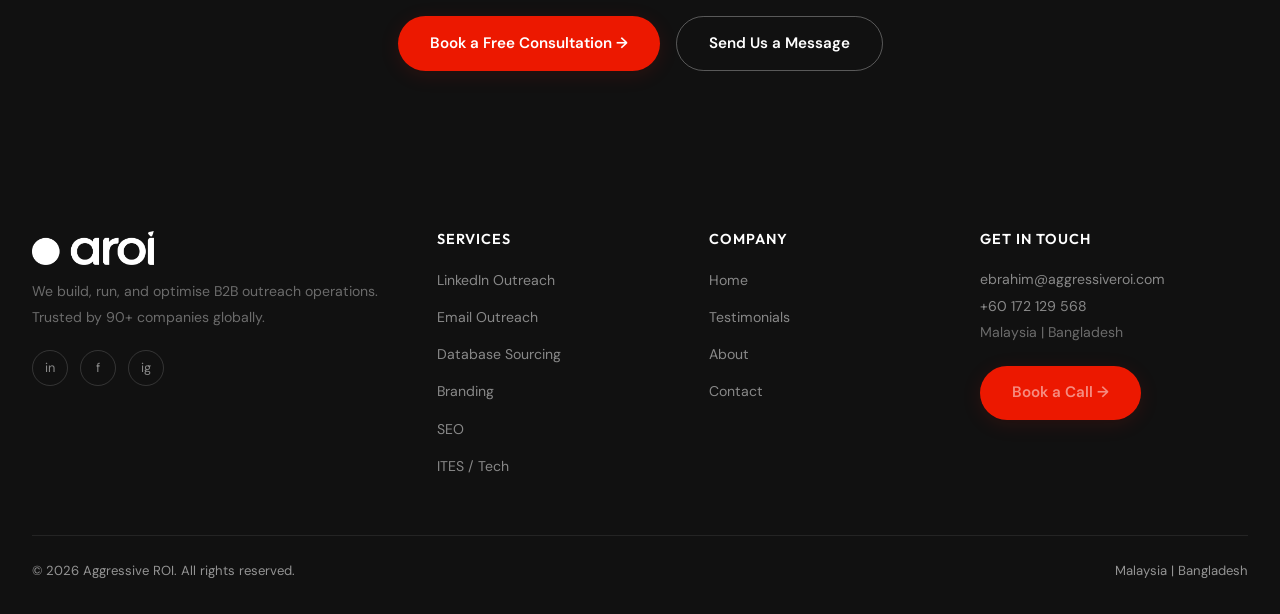
<file: email-outreach.html>
<!DOCTYPE html>
<html lang="en">
<head>
  <meta charset="UTF-8">
  <meta name="viewport" content="width=device-width, initial-scale=1.0">
  <title>Email Outreach — AROI | Aggressive ROI</title>
  <meta name="description" content="Cold email outreach built to land in the primary inbox. Look-alike domains, AI warmup, triple-source data, custom copywriting. Trusted by 90+ clients.">
  <link rel="stylesheet" href="styles.css">
  <link rel="icon" href="images/logo.png" type="image/png">
</head>
<body>

<nav class="nav" id="main-nav">
  <div class="container nav-inner">
    <a href="index.html" class="nav-logo"><img src="images/logo.png" alt="AROI Logo"></a>
    <ul class="nav-links" id="nav-links">
      <li><a href="index.html">Home</a></li>
      <li><a href="linkedin-outreach.html">LinkedIn</a></li>
      <li><a href="email-outreach.html" class="active">Email</a></li>
      <li><a href="index.html#services">Services</a></li>
      <li><a href="index.html#testimonials">About</a></li>
      <li class="nav-cta"><a href="index.html#contact" class="btn btn-primary">Book a Call</a></li>
    </ul>
    <button class="hamburger" id="hamburger" aria-label="Toggle navigation">
      <span></span><span></span><span></span>
    </button>
  </div>
</nav>

<section class="page-hero">
  <div class="container page-hero-inner">
    <div class="reveal">
      <span class="badge">Email Outreach</span>
      <h1>Email Outreach Built to Land in the <span style="color:var(--red)">Primary Inbox.</span></h1>
      <p>Cold email is infrastructure before it's copywriting. We never touch your main domain — instead, we build look-alike domains with full authentication and a 14-day AI-powered warmup that builds ISP trust before a single cold message goes out.</p>
      <a href="index.html#contact" class="btn btn-primary">Launch Email Campaign →</a>
    </div>
    <div class="page-hero-img reveal">
      <img src="images/database.png" alt="Email Outreach Infrastructure">
    </div>
  </div>
</section>

<section class="section">
  <div class="container">
    <div class="section-header reveal">
      <span class="badge">The Problem</span>
      <h2>Why Most Cold Email Fails</h2>
      <p>Generic templates, shared domains with burnt reputations, unverified data, and zero follow-through. The result: spam filters, ignored messages, and wasted budget. We fix the foundation before we write a single word.</p>
    </div>
  </div>
</section>

<section class="section section-alt">
  <div class="container">
    <div class="section-header reveal">
      <span class="badge">How We Fix It</span>
      <h2>Our Email Infrastructure Process</h2>
    </div>
    <div style="max-width:720px;margin:0 auto;">
      <div class="process-steps">
        <div class="process-step reveal">
          <div class="step-num">1</div>
          <div class="step-content">
            <h4>Domain Infrastructure</h4>
            <p>We build look-alike domains (e.g. yourbrand-growth.com) with Google Workspace inboxes, full SPF/DKIM/DMARC authentication. Your main domain stays completely clean — zero deliverability risk to your primary brand.</p>
          </div>
        </div>
        <div class="process-step reveal">
          <div class="step-num">2</div>
          <div class="step-content">
            <h4>14-Day AI Inbox Warmup</h4>
            <p>Before a single cold message goes out, we run a 14-day AI-powered warmup that gradually builds ISP trust. Your new domain develops a positive sending reputation — so when outreach begins, emails land in primary inboxes, not spam folders.</p>
          </div>
        </div>
        <div class="process-step reveal">
          <div class="step-num">3</div>
          <div class="step-content">
            <h4>Triple-Source Data &amp; Validation</h4>
            <p>Prospect data comes from three independent sourcing channels and is run through zero-bounce validation before the campaign launches. No guesswork, no invalid emails, no wasted sends.</p>
          </div>
        </div>
        <div class="process-step reveal">
          <div class="step-num">4</div>
          <div class="step-content">
            <h4>Custom Copywriting &amp; A/B Testing</h4>
            <p>Copy is written around your actual ICP — not pulled from a template. We run simultaneous A/B tests on subject lines, body formats (plain text, text-plus-image, HTML), and CTAs. The version that earns replies gets scaled. The rest gets cut.</p>
          </div>
        </div>
        <div class="process-step reveal">
          <div class="step-num">5</div>
          <div class="step-content">
            <h4>Ongoing Inbox Management</h4>
            <p>We monitor and manage your inbox throughout the campaign. Every reply is handled, every objection addressed, every interested lead moved toward a calendar booking. You focus on closing — we handle everything before that.</p>
          </div>
        </div>
      </div>
    </div>
  </div>
</section>

<section class="section">
  <div class="container">
    <div style="display:grid;grid-template-columns:1fr 1fr;gap:64px;align-items:start;">
      <div class="reveal">
        <span class="badge">Deliverables</span>
        <h2>What's Included</h2>
        <ul class="feature-list" style="margin-top:24px;">
          <li>Look-alike domain infrastructure — zero risk to your main domain</li>
          <li>14-day AI inbox warmup before first send</li>
          <li>Triple-source data + zero-bounce email validation</li>
          <li>Custom copywriting built around your ICP and value proposition</li>
          <li>Parallel A/B testing: subject lines, format, and CTA variations</li>
          <li>Ongoing inbox management throughout the campaign</li>
        </ul>
        <a href="index.html#contact" class="btn btn-primary" style="margin-top:28px;">Launch Email Campaign →</a>
      </div>
      <div class="reveal">
        <div class="compound-box" style="text-align:left;padding:36px;">
          <h3 style="font-size:1.4rem;">Running LinkedIn + Email Together</h3>
          <p style="margin-top:12px;">LinkedIn warms the relationship. Email scales the reach. When both channels are live simultaneously, a prospect doesn't just receive one message — they encounter your brand across multiple touchpoints in a short window. That pattern of repetition builds recognition, improves reply rates, and consistently shortens the time between first contact and booked meeting.</p>
          <a href="linkedin-outreach.html" class="btn btn-red" style="margin-top:24px;">See LinkedIn Outreach →</a>
        </div>
      </div>
    </div>
  </div>
</section>

<div class="cta-banner">
  <div class="container">
    <h2>Ready to Land in Every Inbox?</h2>
    <p>Let's build your email outreach infrastructure and start generating replies that convert.</p>
    <div class="cta-banner-btns">
      <a href="index.html#contact" class="btn btn-red">Book a Free Consultation →</a>
      <a href="index.html#contact" class="btn btn-ghost-white">Send Us a Message</a>
    </div>
  </div>
</div>

<footer class="footer">
  <div class="container">
    <div class="footer-grid">
      <div class="footer-brand">
        <img src="images/logo.png" alt="AROI">
        <p>We build, run, and optimise B2B outreach operations. Trusted by 90+ companies globally.</p>
        <div class="footer-socials">
          <a href="#" aria-label="LinkedIn">in</a>
          <a href="#" aria-label="Facebook">f</a>
          <a href="#" aria-label="Instagram">ig</a>
        </div>
      </div>
      <div>
        <h5>Services</h5>
        <ul class="footer-links">
          <li><a href="linkedin-outreach.html">LinkedIn Outreach</a></li>
          <li><a href="email-outreach.html">Email Outreach</a></li>
          <li><a href="database-sourcing.html">Database Sourcing</a></li>
          <li><a href="branding.html">Branding</a></li>
          <li><a href="seo.html">SEO</a></li>
          <li><a href="ites.html">ITES / Tech</a></li>
        </ul>
      </div>
      <div>
        <h5>Company</h5>
        <ul class="footer-links">
          <li><a href="index.html">Home</a></li>
          <li><a href="index.html#testimonials">Testimonials</a></li>
          <li><a href="index.html#why-us">About</a></li>
          <li><a href="index.html#contact">Contact</a></li>
        </ul>
      </div>
      <div class="footer-contact">
        <h5>Get in Touch</h5>
        <p>
          <a href="mailto:ebrahim@aggressiveroi.com">ebrahim@aggressiveroi.com</a><br>
          <a href="tel:+60172129568">+60 172 129 568</a><br>
          Malaysia | Bangladesh
        </p>
        <div class="footer-book"><a href="index.html#contact" class="btn btn-red">Book a Call →</a></div>
      </div>
    </div>
    <div class="footer-bottom">
      <span>&copy; 2026 Aggressive ROI. All rights reserved.</span>
      <span>Malaysia | Bangladesh</span>
    </div>
  </div>
</footer>

<script>
const nav = document.getElementById('main-nav');
window.addEventListener('scroll', () => nav.classList.toggle('scrolled', window.scrollY > 50));
document.getElementById('hamburger').addEventListener('click', () => document.getElementById('nav-links').classList.toggle('active'));
const ro = new IntersectionObserver(e => e.forEach(x => { if(x.isIntersecting) x.target.classList.add('visible'); }), {threshold:0.12});
document.querySelectorAll('.reveal').forEach(el => ro.observe(el));
</script>
</body>
</html>
</file>
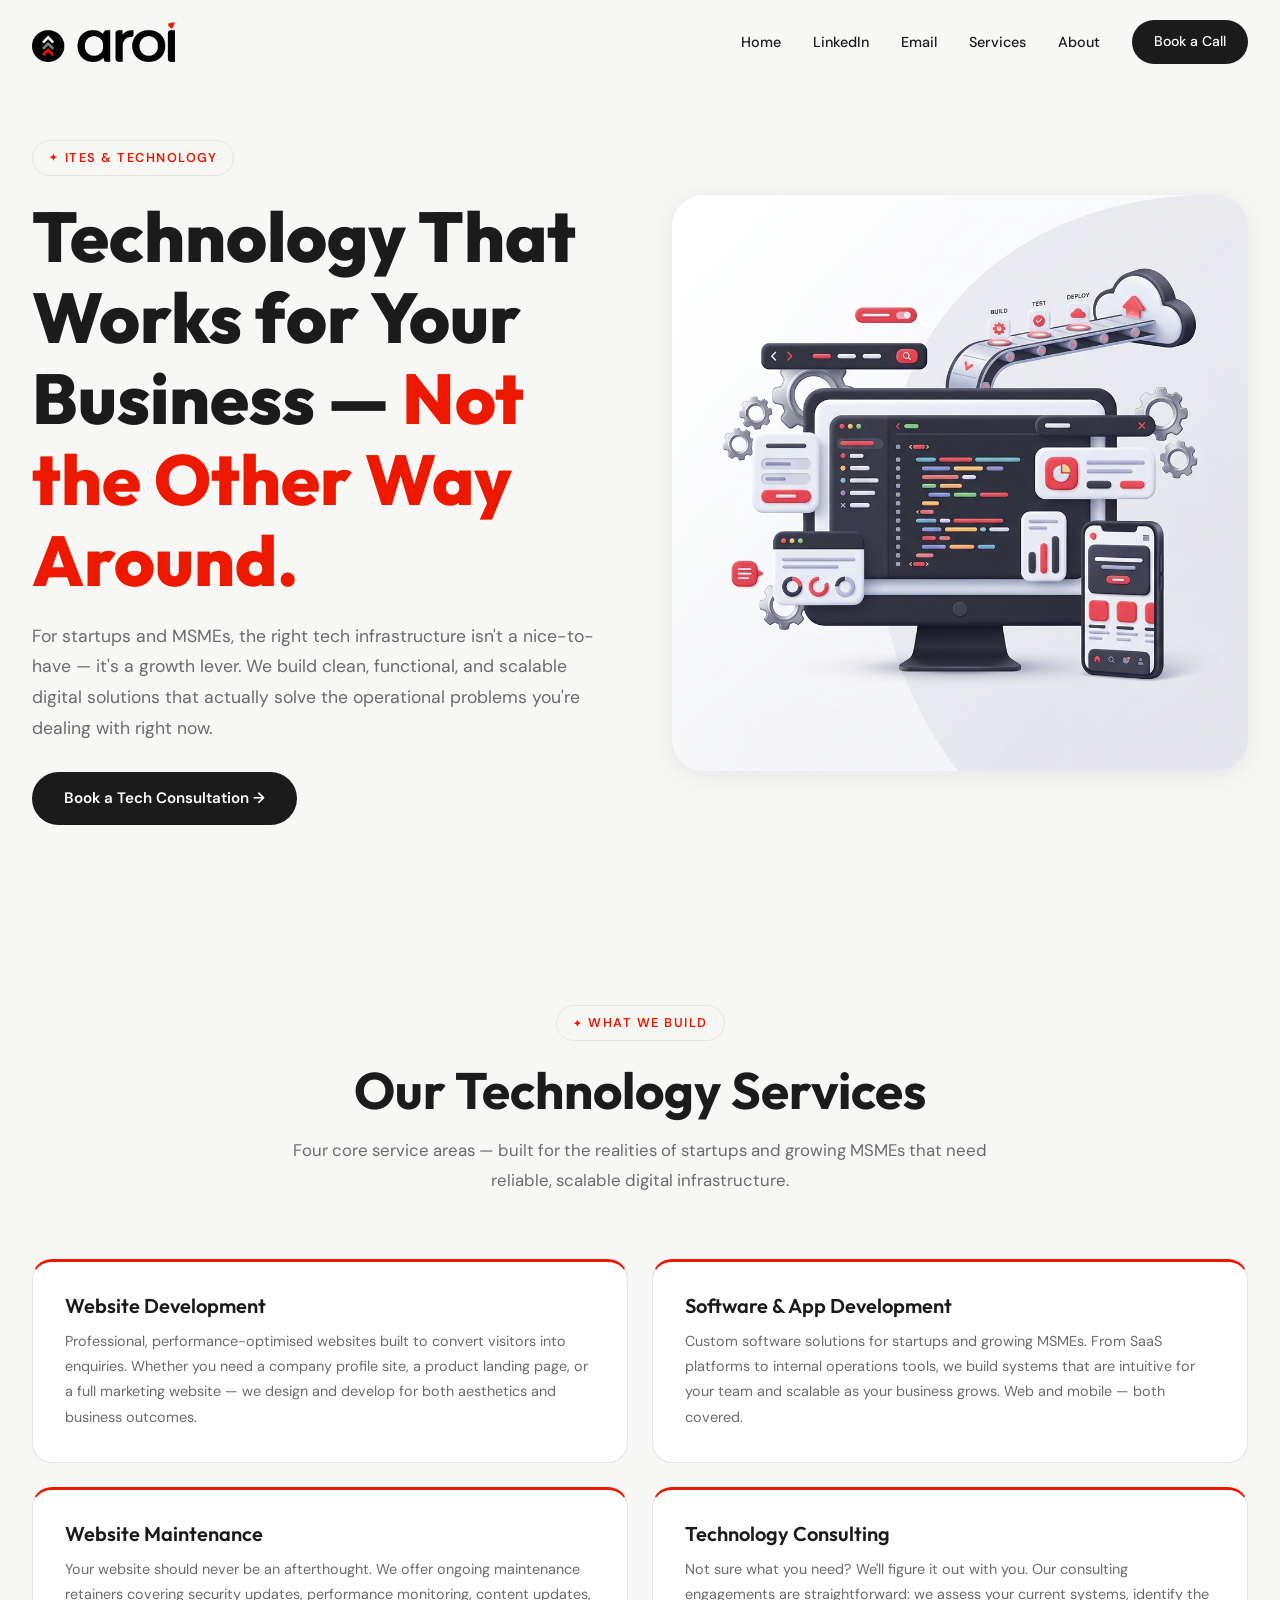
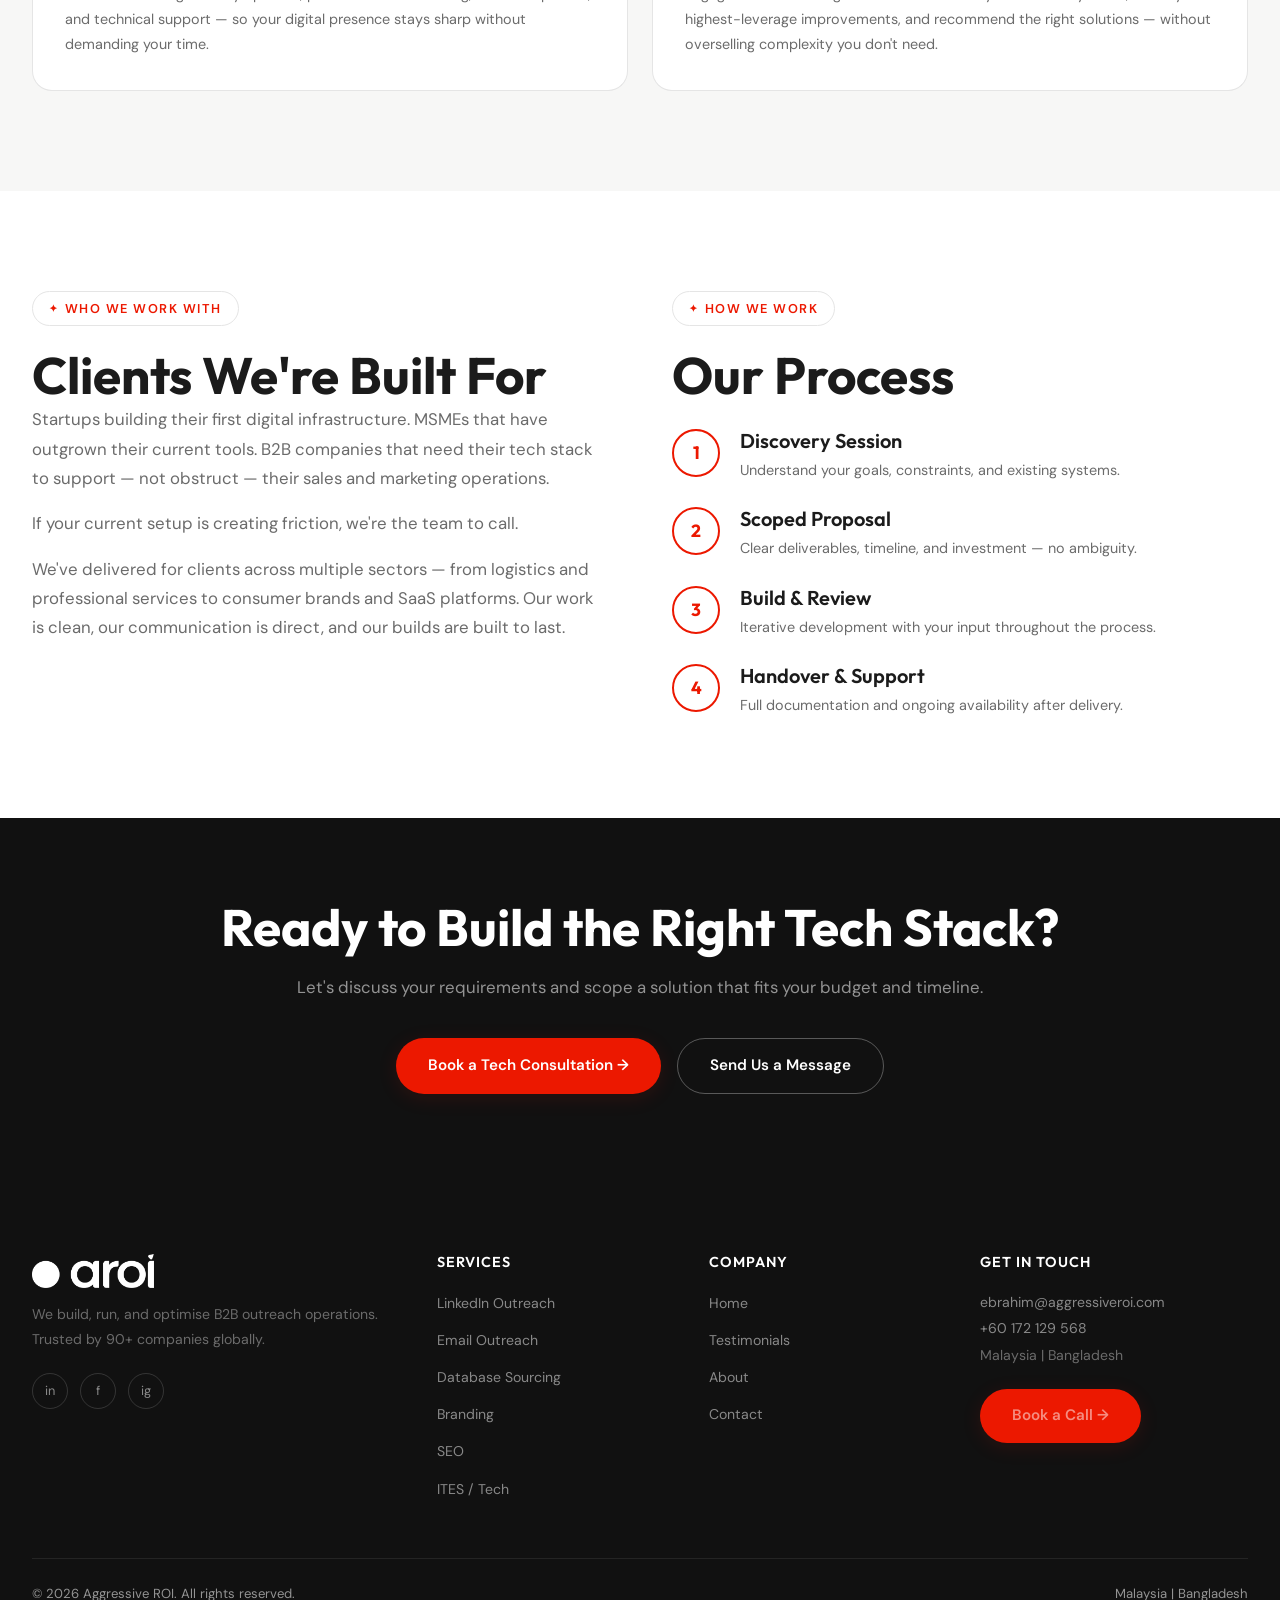
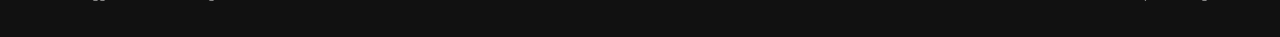
<file: ites.html>
<!DOCTYPE html>
<html lang="en">
<head>
  <meta charset="UTF-8">
  <meta name="viewport" content="width=device-width, initial-scale=1.0">
  <title>ITES &amp; Tech Solutions — AROI | Aggressive ROI</title>
  <meta name="description" content="Website development, software solutions, tech consulting and maintenance for startups and MSMEs. Clean builds that support your sales and marketing operations.">
  <link rel="stylesheet" href="styles.css">
  <link rel="icon" href="images/logo.png" type="image/png">
</head>
<body>

<nav class="nav" id="main-nav">
  <div class="container nav-inner">
    <a href="index.html" class="nav-logo"><img src="images/logo.png" alt="AROI Logo"></a>
    <ul class="nav-links" id="nav-links">
      <li><a href="index.html">Home</a></li>
      <li><a href="linkedin-outreach.html">LinkedIn</a></li>
      <li><a href="email-outreach.html">Email</a></li>
      <li><a href="index.html#services">Services</a></li>
      <li><a href="index.html#testimonials">About</a></li>
      <li class="nav-cta"><a href="index.html#contact" class="btn btn-primary">Book a Call</a></li>
    </ul>
    <button class="hamburger" id="hamburger" aria-label="Toggle navigation">
      <span></span><span></span><span></span>
    </button>
  </div>
</nav>

<section class="page-hero">
  <div class="container page-hero-inner">
    <div class="reveal">
      <span class="badge">ITES &amp; Technology</span>
      <h1>Technology That Works for Your Business — <span style="color:var(--red)">Not the Other Way Around.</span></h1>
      <p>For startups and MSMEs, the right tech infrastructure isn't a nice-to-have — it's a growth lever. We build clean, functional, and scalable digital solutions that actually solve the operational problems you're dealing with right now.</p>
      <a href="index.html#contact" class="btn btn-primary">Book a Tech Consultation →</a>
    </div>
    <div class="page-hero-img reveal">
      <img src="images/ites.png" alt="ITES Technology Illustration">
    </div>
  </div>
</section>

<section class="section section-alt">
  <div class="container">
    <div class="section-header reveal">
      <span class="badge">What We Build</span>
      <h2>Our Technology Services</h2>
      <p>Four core service areas — built for the realities of startups and growing MSMEs that need reliable, scalable digital infrastructure.</p>
    </div>
    <div class="info-cards reveal">
      <div class="info-card" style="border-top:3px solid var(--red);">
        <h4>Website Development</h4>
        <p>Professional, performance-optimised websites built to convert visitors into enquiries. Whether you need a company profile site, a product landing page, or a full marketing website — we design and develop for both aesthetics and business outcomes.</p>
      </div>
      <div class="info-card" style="border-top:3px solid var(--red);">
        <h4>Software &amp; App Development</h4>
        <p>Custom software solutions for startups and growing MSMEs. From SaaS platforms to internal operations tools, we build systems that are intuitive for your team and scalable as your business grows. Web and mobile — both covered.</p>
      </div>
      <div class="info-card" style="border-top:3px solid var(--red);">
        <h4>Website Maintenance</h4>
        <p>Your website should never be an afterthought. We offer ongoing maintenance retainers covering security updates, performance monitoring, content updates, and technical support — so your digital presence stays sharp without demanding your time.</p>
      </div>
      <div class="info-card" style="border-top:3px solid var(--red);">
        <h4>Technology Consulting</h4>
        <p>Not sure what you need? We'll figure it out with you. Our consulting engagements are straightforward: we assess your current systems, identify the highest-leverage improvements, and recommend the right solutions — without overselling complexity you don't need.</p>
      </div>
    </div>
  </div>
</section>

<section class="section">
  <div class="container">
    <div style="display:grid;grid-template-columns:1fr 1fr;gap:64px;align-items:start;">
      <div class="reveal">
        <span class="badge">Who We Work With</span>
        <h2>Clients We're Built For</h2>
        <p>Startups building their first digital infrastructure. MSMEs that have outgrown their current tools. B2B companies that need their tech stack to support — not obstruct — their sales and marketing operations.</p>
        <p style="margin-top:16px;">If your current setup is creating friction, we're the team to call.</p>
        <p style="margin-top:16px;">We've delivered for clients across multiple sectors — from logistics and professional services to consumer brands and SaaS platforms. Our work is clean, our communication is direct, and our builds are built to last.</p>
      </div>
      <div class="reveal">
        <span class="badge">How We Work</span>
        <h2>Our Process</h2>
        <div class="process-steps" style="margin-top:24px;">
          <div class="process-step">
            <div class="step-num">1</div>
            <div class="step-content">
              <h4>Discovery Session</h4>
              <p>Understand your goals, constraints, and existing systems.</p>
            </div>
          </div>
          <div class="process-step">
            <div class="step-num">2</div>
            <div class="step-content">
              <h4>Scoped Proposal</h4>
              <p>Clear deliverables, timeline, and investment — no ambiguity.</p>
            </div>
          </div>
          <div class="process-step">
            <div class="step-num">3</div>
            <div class="step-content">
              <h4>Build &amp; Review</h4>
              <p>Iterative development with your input throughout the process.</p>
            </div>
          </div>
          <div class="process-step">
            <div class="step-num">4</div>
            <div class="step-content">
              <h4>Handover &amp; Support</h4>
              <p>Full documentation and ongoing availability after delivery.</p>
            </div>
          </div>
        </div>
      </div>
    </div>
  </div>
</section>

<div class="cta-banner">
  <div class="container">
    <h2>Ready to Build the Right Tech Stack?</h2>
    <p>Let's discuss your requirements and scope a solution that fits your budget and timeline.</p>
    <div class="cta-banner-btns">
      <a href="index.html#contact" class="btn btn-red">Book a Tech Consultation →</a>
      <a href="index.html#contact" class="btn btn-ghost-white">Send Us a Message</a>
    </div>
  </div>
</div>

<footer class="footer">
  <div class="container">
    <div class="footer-grid">
      <div class="footer-brand">
        <img src="images/logo.png" alt="AROI">
        <p>We build, run, and optimise B2B outreach operations. Trusted by 90+ companies globally.</p>
        <div class="footer-socials">
          <a href="#" aria-label="LinkedIn">in</a>
          <a href="#" aria-label="Facebook">f</a>
          <a href="#" aria-label="Instagram">ig</a>
        </div>
      </div>
      <div>
        <h5>Services</h5>
        <ul class="footer-links">
          <li><a href="linkedin-outreach.html">LinkedIn Outreach</a></li>
          <li><a href="email-outreach.html">Email Outreach</a></li>
          <li><a href="database-sourcing.html">Database Sourcing</a></li>
          <li><a href="branding.html">Branding</a></li>
          <li><a href="seo.html">SEO</a></li>
          <li><a href="ites.html">ITES / Tech</a></li>
        </ul>
      </div>
      <div>
        <h5>Company</h5>
        <ul class="footer-links">
          <li><a href="index.html">Home</a></li>
          <li><a href="index.html#testimonials">Testimonials</a></li>
          <li><a href="index.html#why-us">About</a></li>
          <li><a href="index.html#contact">Contact</a></li>
        </ul>
      </div>
      <div class="footer-contact">
        <h5>Get in Touch</h5>
        <p>
          <a href="mailto:ebrahim@aggressiveroi.com">ebrahim@aggressiveroi.com</a><br>
          <a href="tel:+60172129568">+60 172 129 568</a><br>
          Malaysia | Bangladesh
        </p>
        <div class="footer-book"><a href="index.html#contact" class="btn btn-red">Book a Call →</a></div>
      </div>
    </div>
    <div class="footer-bottom">
      <span>&copy; 2026 Aggressive ROI. All rights reserved.</span>
      <span>Malaysia | Bangladesh</span>
    </div>
  </div>
</footer>

<script>
const nav = document.getElementById('main-nav');
window.addEventListener('scroll', () => nav.classList.toggle('scrolled', window.scrollY > 50));
document.getElementById('hamburger').addEventListener('click', () => document.getElementById('nav-links').classList.toggle('active'));
const ro = new IntersectionObserver(e => e.forEach(x => { if(x.isIntersecting) x.target.classList.add('visible'); }), {threshold:0.12});
document.querySelectorAll('.reveal').forEach(el => ro.observe(el));
</script>
</body>
</html>
</file>
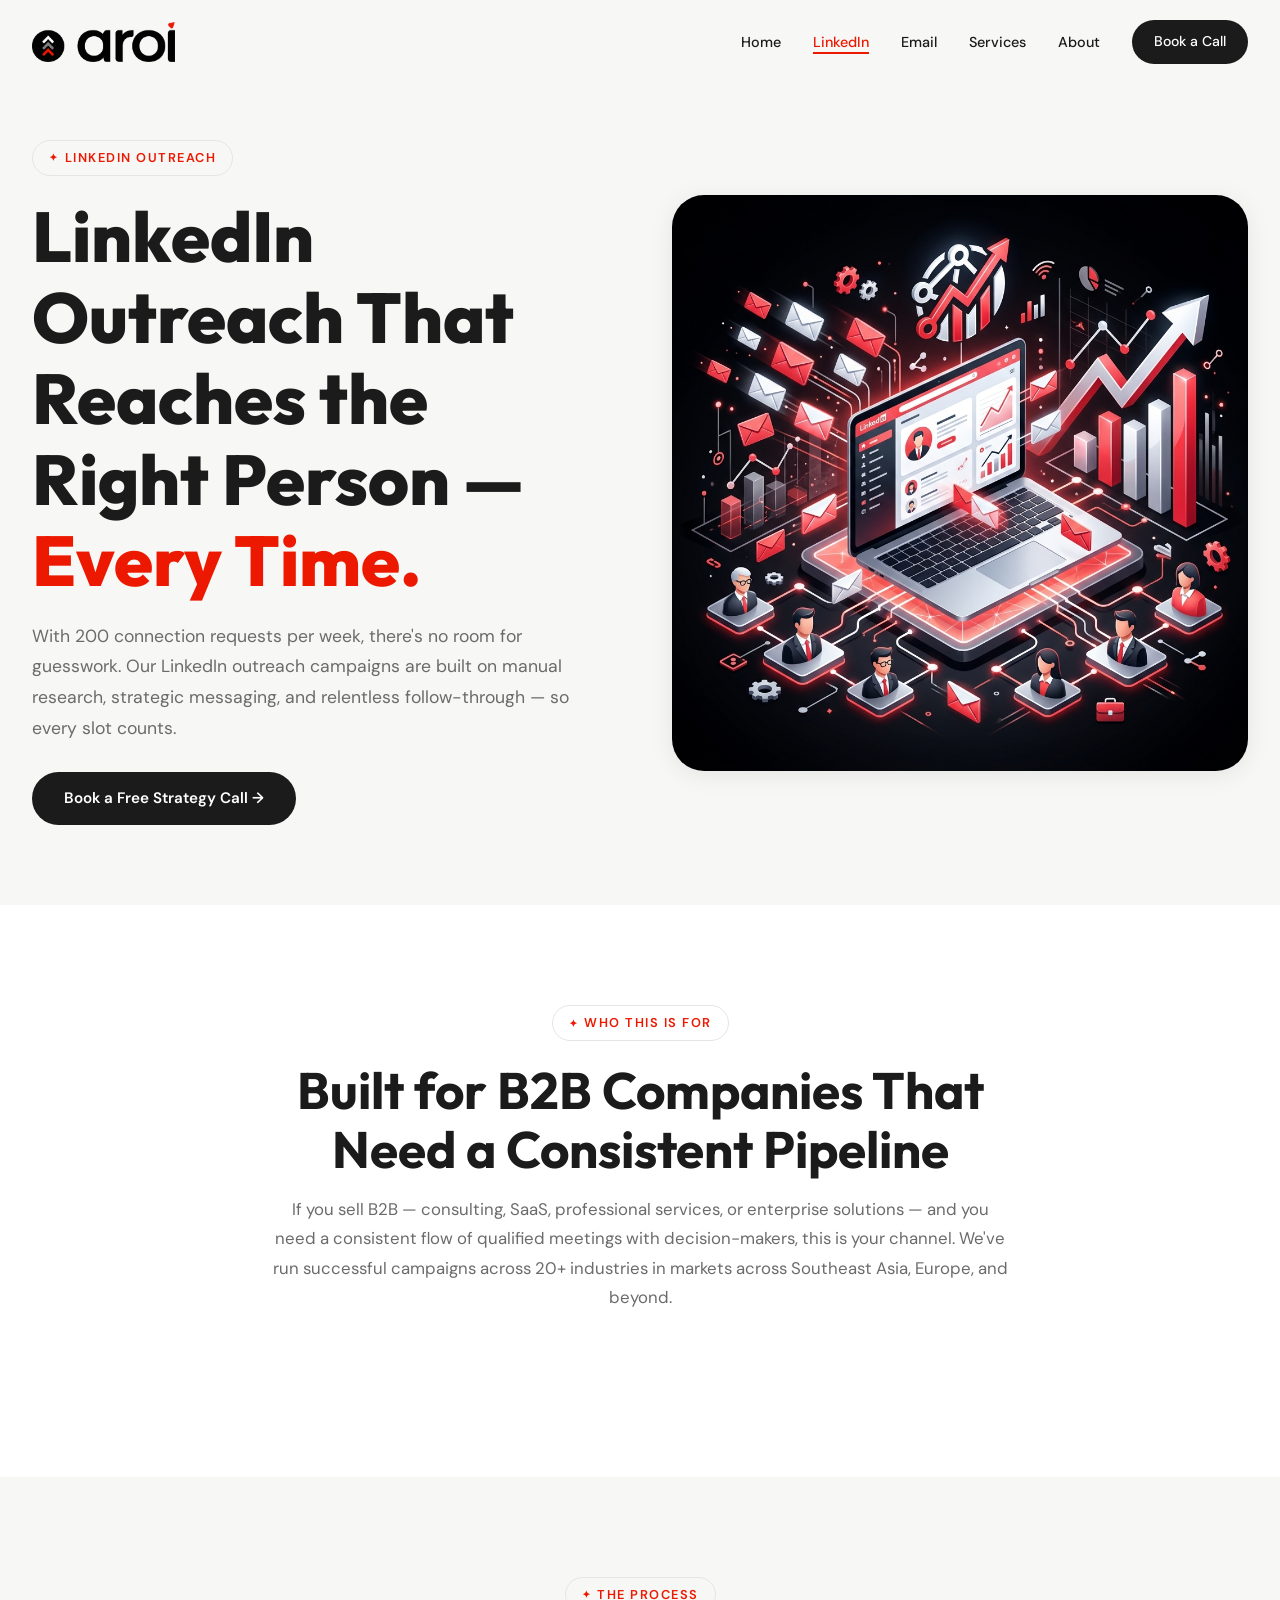
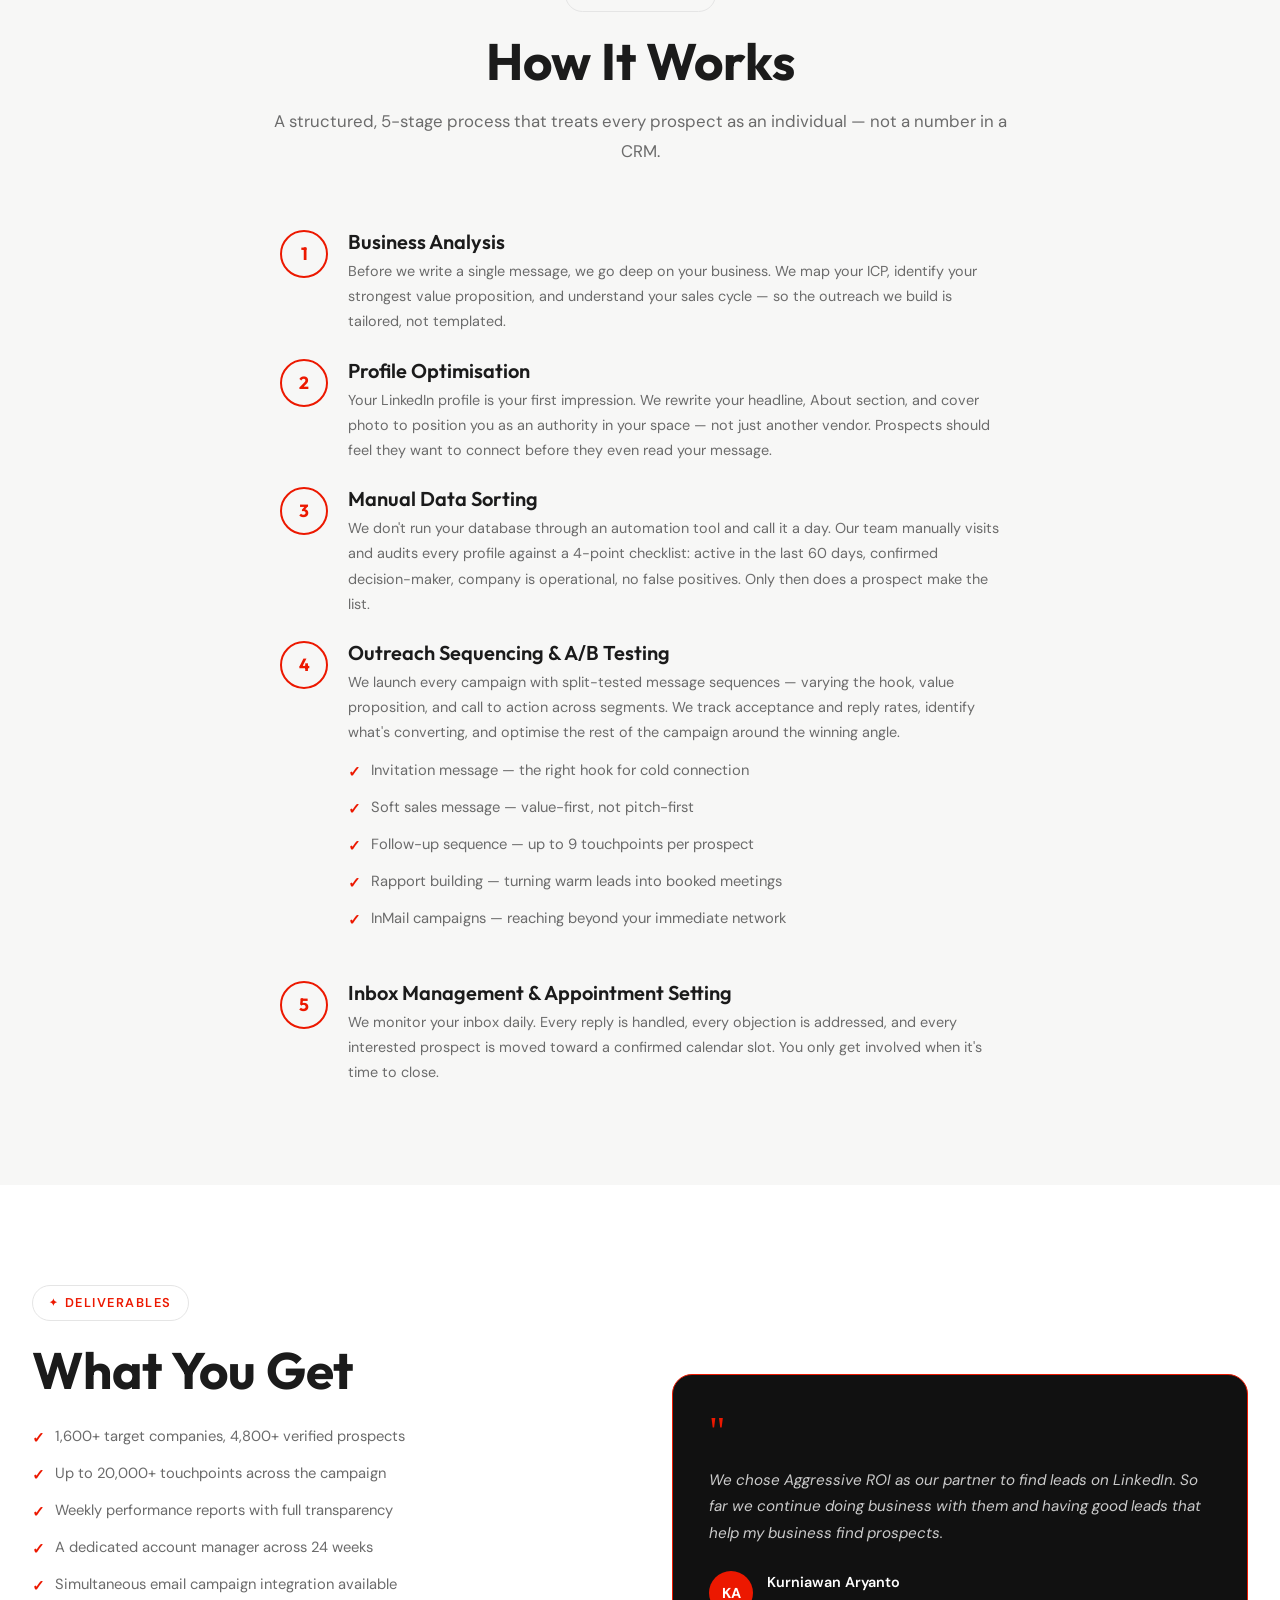
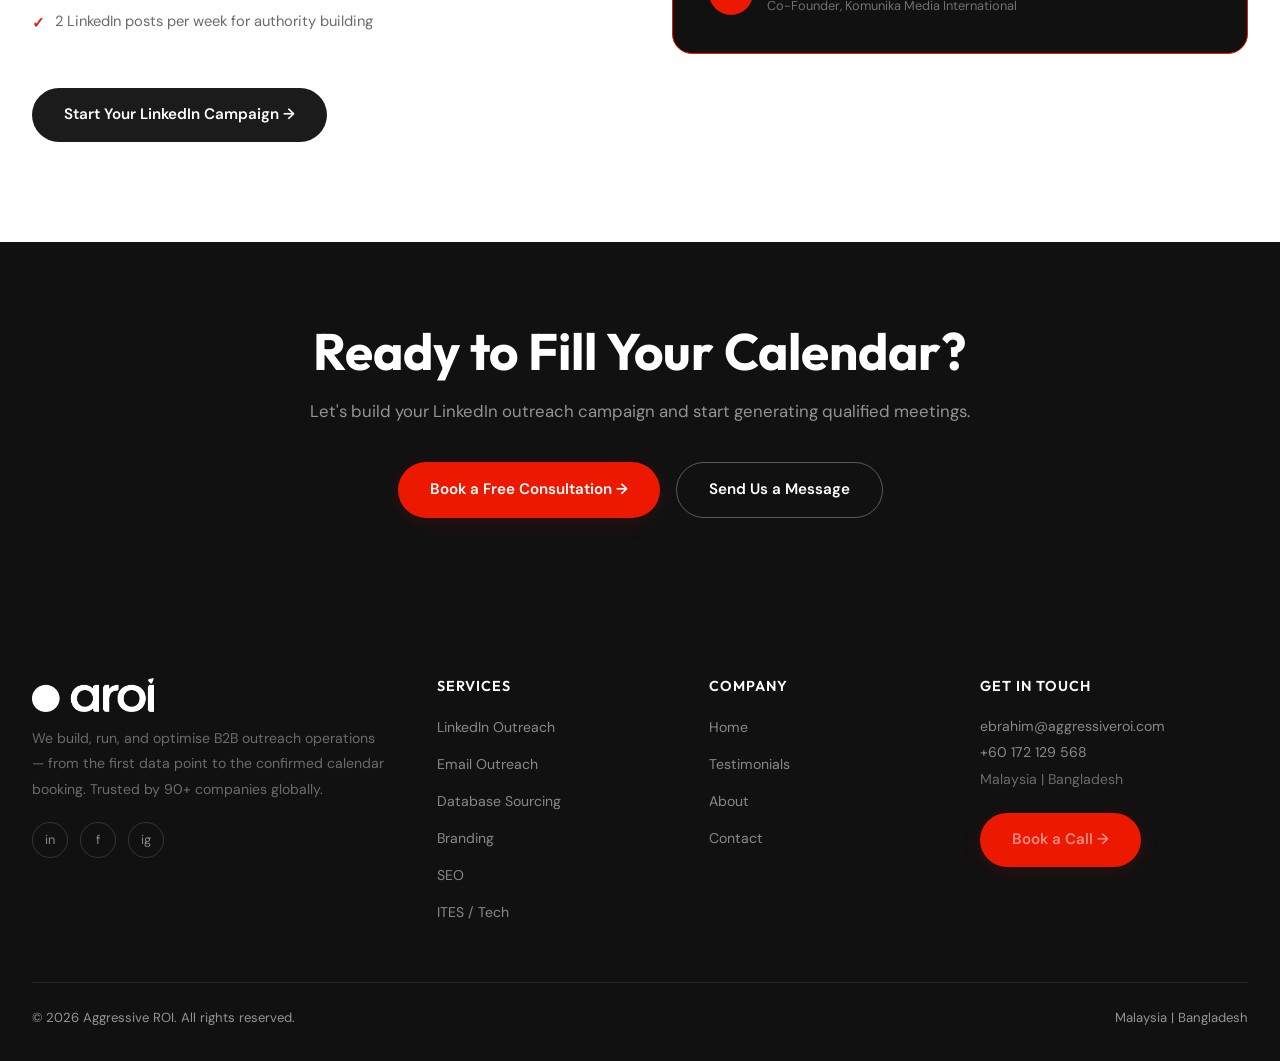
<file: linkedin-outreach.html>
<!DOCTYPE html>
<html lang="en">
<head>
  <meta charset="UTF-8">
  <meta name="viewport" content="width=device-width, initial-scale=1.0">
  <title>LinkedIn Outreach — AROI | Aggressive ROI</title>
  <meta name="description" content="Done-for-you LinkedIn outreach campaigns. 1,600+ target companies, 4,800+ verified prospects, 20,000+ touchpoints. Trusted by 90+ clients.">
  <link rel="stylesheet" href="styles.css">
  <link rel="icon" href="images/logo.png" type="image/png">
</head>
<body>

<nav class="nav" id="main-nav">
  <div class="container nav-inner">
    <a href="index.html" class="nav-logo"><img src="images/logo.png" alt="AROI Logo"></a>
    <ul class="nav-links" id="nav-links">
      <li><a href="index.html">Home</a></li>
      <li><a href="linkedin-outreach.html" class="active">LinkedIn</a></li>
      <li><a href="email-outreach.html">Email</a></li>
      <li><a href="index.html#services">Services</a></li>
      <li><a href="index.html#testimonials">About</a></li>
      <li class="nav-cta"><a href="index.html#contact" class="btn btn-primary">Book a Call</a></li>
    </ul>
    <button class="hamburger" id="hamburger" aria-label="Toggle navigation">
      <span></span><span></span><span></span>
    </button>
  </div>
</nav>

<!-- PAGE HERO -->
<section class="page-hero">
  <div class="container page-hero-inner">
    <div class="reveal">
      <span class="badge">LinkedIn Outreach</span>
      <h1>LinkedIn Outreach That Reaches the Right Person — <span style="color:var(--red)">Every Time.</span></h1>
      <p>With 200 connection requests per week, there's no room for guesswork. Our LinkedIn outreach campaigns are built on manual research, strategic messaging, and relentless follow-through — so every slot counts.</p>
      <a href="index.html#contact" class="btn btn-primary">Book a Free Strategy Call →</a>
    </div>
    <div class="page-hero-img reveal">
      <img src="images/outreach.png" alt="LinkedIn Outreach Illustration">
    </div>
  </div>
</section>

<!-- WHO THIS IS FOR -->
<section class="section">
  <div class="container">
    <div class="section-header reveal">
      <span class="badge">Who This Is For</span>
      <h2>Built for B2B Companies That Need a Consistent Pipeline</h2>
      <p>If you sell B2B — consulting, SaaS, professional services, or enterprise solutions — and you need a consistent flow of qualified meetings with decision-makers, this is your channel. We've run successful campaigns across 20+ industries in markets across Southeast Asia, Europe, and beyond.</p>
    </div>
  </div>
</section>

<!-- HOW IT WORKS -->
<section class="section section-alt">
  <div class="container">
    <div class="section-header reveal">
      <span class="badge">The Process</span>
      <h2>How It Works</h2>
      <p>A structured, 5-stage process that treats every prospect as an individual — not a number in a CRM.</p>
    </div>
    <div style="max-width:720px;margin:0 auto;">
      <div class="process-steps">
        <div class="process-step reveal">
          <div class="step-num">1</div>
          <div class="step-content">
            <h4>Business Analysis</h4>
            <p>Before we write a single message, we go deep on your business. We map your ICP, identify your strongest value proposition, and understand your sales cycle — so the outreach we build is tailored, not templated.</p>
          </div>
        </div>
        <div class="process-step reveal">
          <div class="step-num">2</div>
          <div class="step-content">
            <h4>Profile Optimisation</h4>
            <p>Your LinkedIn profile is your first impression. We rewrite your headline, About section, and cover photo to position you as an authority in your space — not just another vendor. Prospects should feel they want to connect before they even read your message.</p>
          </div>
        </div>
        <div class="process-step reveal">
          <div class="step-num">3</div>
          <div class="step-content">
            <h4>Manual Data Sorting</h4>
            <p>We don't run your database through an automation tool and call it a day. Our team manually visits and audits every profile against a 4-point checklist: active in the last 60 days, confirmed decision-maker, company is operational, no false positives. Only then does a prospect make the list.</p>
          </div>
        </div>
        <div class="process-step reveal">
          <div class="step-num">4</div>
          <div class="step-content">
            <h4>Outreach Sequencing &amp; A/B Testing</h4>
            <p>We launch every campaign with split-tested message sequences — varying the hook, value proposition, and call to action across segments. We track acceptance and reply rates, identify what's converting, and optimise the rest of the campaign around the winning angle.</p>
            <ul class="feature-list" style="margin-top:12px;">
              <li>Invitation message — the right hook for cold connection</li>
              <li>Soft sales message — value-first, not pitch-first</li>
              <li>Follow-up sequence — up to 9 touchpoints per prospect</li>
              <li>Rapport building — turning warm leads into booked meetings</li>
              <li>InMail campaigns — reaching beyond your immediate network</li>
            </ul>
          </div>
        </div>
        <div class="process-step reveal">
          <div class="step-num">5</div>
          <div class="step-content">
            <h4>Inbox Management &amp; Appointment Setting</h4>
            <p>We monitor your inbox daily. Every reply is handled, every objection is addressed, and every interested prospect is moved toward a confirmed calendar slot. You only get involved when it's time to close.</p>
          </div>
        </div>
      </div>
    </div>
  </div>
</section>

<!-- WHAT YOU GET -->
<section class="section">
  <div class="container">
    <div style="display:grid;grid-template-columns:1fr 1fr;gap:64px;align-items:center;">
      <div class="reveal">
        <span class="badge">Deliverables</span>
        <h2>What You Get</h2>
        <ul class="feature-list" style="margin-top:24px;">
          <li>1,600+ target companies, 4,800+ verified prospects</li>
          <li>Up to 20,000+ touchpoints across the campaign</li>
          <li>Weekly performance reports with full transparency</li>
          <li>A dedicated account manager across 24 weeks</li>
          <li>Simultaneous email campaign integration available</li>
          <li>2 LinkedIn posts per week for authority building</li>
        </ul>
        <a href="index.html#contact" class="btn btn-primary" style="margin-top:28px;">Start Your LinkedIn Campaign →</a>
      </div>
      <div class="reveal">
        <div class="t-card" style="border:1.5px solid var(--red);">
          <div class="t-quote">"</div>
          <blockquote>We chose Aggressive ROI as our partner to find leads on LinkedIn. So far we continue doing business with them and having good leads that help my business find prospects.</blockquote>
          <div class="t-author">
            <div class="t-avatar">KA</div>
            <div>
              <div class="t-name">Kurniawan Aryanto</div>
              <div class="t-role">Co-Founder, Komunika Media International</div>
            </div>
          </div>
        </div>
      </div>
    </div>
  </div>
</section>

<!-- CTA BANNER -->
<div class="cta-banner">
  <div class="container">
    <h2>Ready to Fill Your Calendar?</h2>
    <p>Let's build your LinkedIn outreach campaign and start generating qualified meetings.</p>
    <div class="cta-banner-btns">
      <a href="index.html#contact" class="btn btn-red">Book a Free Consultation →</a>
      <a href="index.html#contact" class="btn btn-ghost-white">Send Us a Message</a>
    </div>
  </div>
</div>

<footer class="footer">
  <div class="container">
    <div class="footer-grid">
      <div class="footer-brand">
        <img src="images/logo.png" alt="AROI">
        <p>We build, run, and optimise B2B outreach operations — from the first data point to the confirmed calendar booking. Trusted by 90+ companies globally.</p>
        <div class="footer-socials">
          <a href="#" aria-label="LinkedIn">in</a>
          <a href="#" aria-label="Facebook">f</a>
          <a href="#" aria-label="Instagram">ig</a>
        </div>
      </div>
      <div>
        <h5>Services</h5>
        <ul class="footer-links">
          <li><a href="linkedin-outreach.html">LinkedIn Outreach</a></li>
          <li><a href="email-outreach.html">Email Outreach</a></li>
          <li><a href="database-sourcing.html">Database Sourcing</a></li>
          <li><a href="branding.html">Branding</a></li>
          <li><a href="seo.html">SEO</a></li>
          <li><a href="ites.html">ITES / Tech</a></li>
        </ul>
      </div>
      <div>
        <h5>Company</h5>
        <ul class="footer-links">
          <li><a href="index.html">Home</a></li>
          <li><a href="index.html#testimonials">Testimonials</a></li>
          <li><a href="index.html#why-us">About</a></li>
          <li><a href="index.html#contact">Contact</a></li>
        </ul>
      </div>
      <div class="footer-contact">
        <h5>Get in Touch</h5>
        <p>
          <a href="mailto:ebrahim@aggressiveroi.com">ebrahim@aggressiveroi.com</a><br>
          <a href="tel:+60172129568">+60 172 129 568</a><br>
          Malaysia | Bangladesh
        </p>
        <div class="footer-book"><a href="index.html#contact" class="btn btn-red">Book a Call →</a></div>
      </div>
    </div>
    <div class="footer-bottom">
      <span>&copy; 2026 Aggressive ROI. All rights reserved.</span>
      <span>Malaysia | Bangladesh</span>
    </div>
  </div>
</footer>

<script>
const nav = document.getElementById('main-nav');
window.addEventListener('scroll', () => nav.classList.toggle('scrolled', window.scrollY > 50));
document.getElementById('hamburger').addEventListener('click', () => document.getElementById('nav-links').classList.toggle('active'));
const ro = new IntersectionObserver(e => e.forEach(x => { if(x.isIntersecting) x.target.classList.add('visible'); }), {threshold:0.12});
document.querySelectorAll('.reveal').forEach(el => ro.observe(el));
</script>
</body>
</html>
</file>
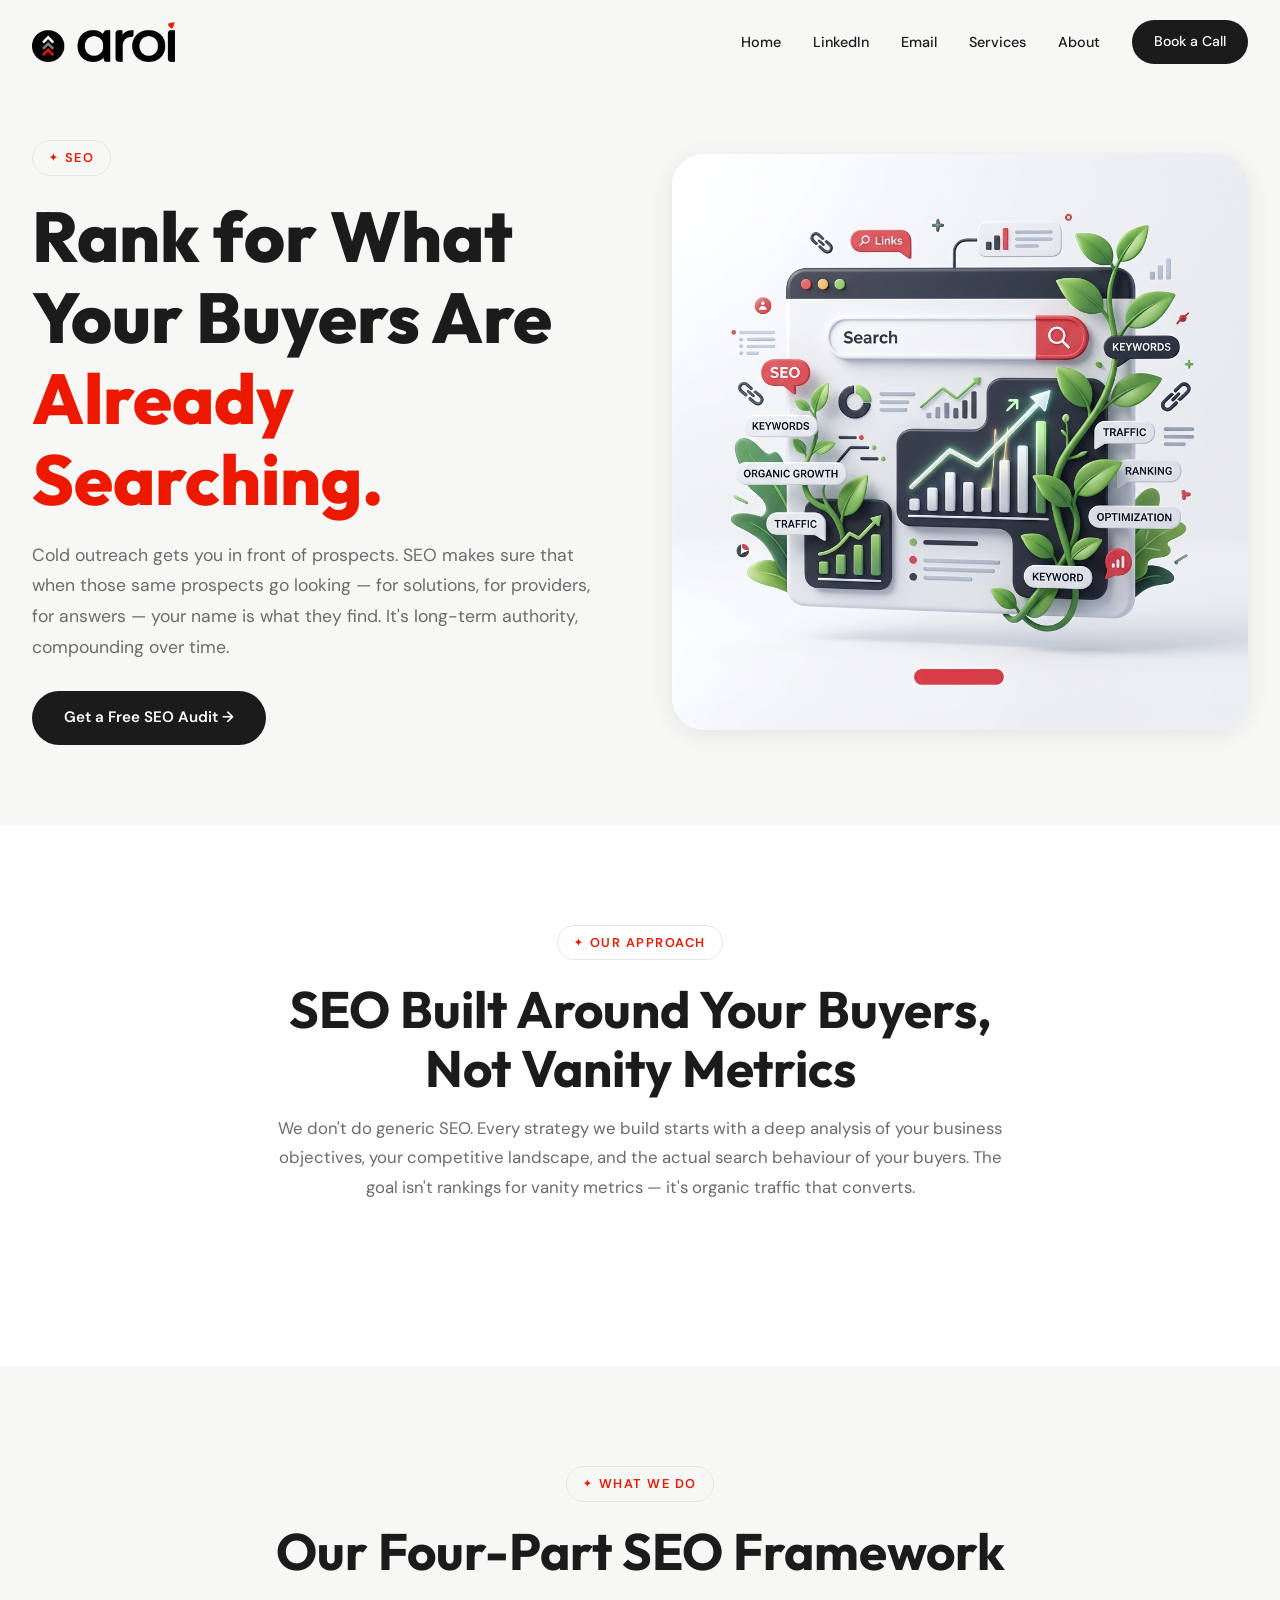
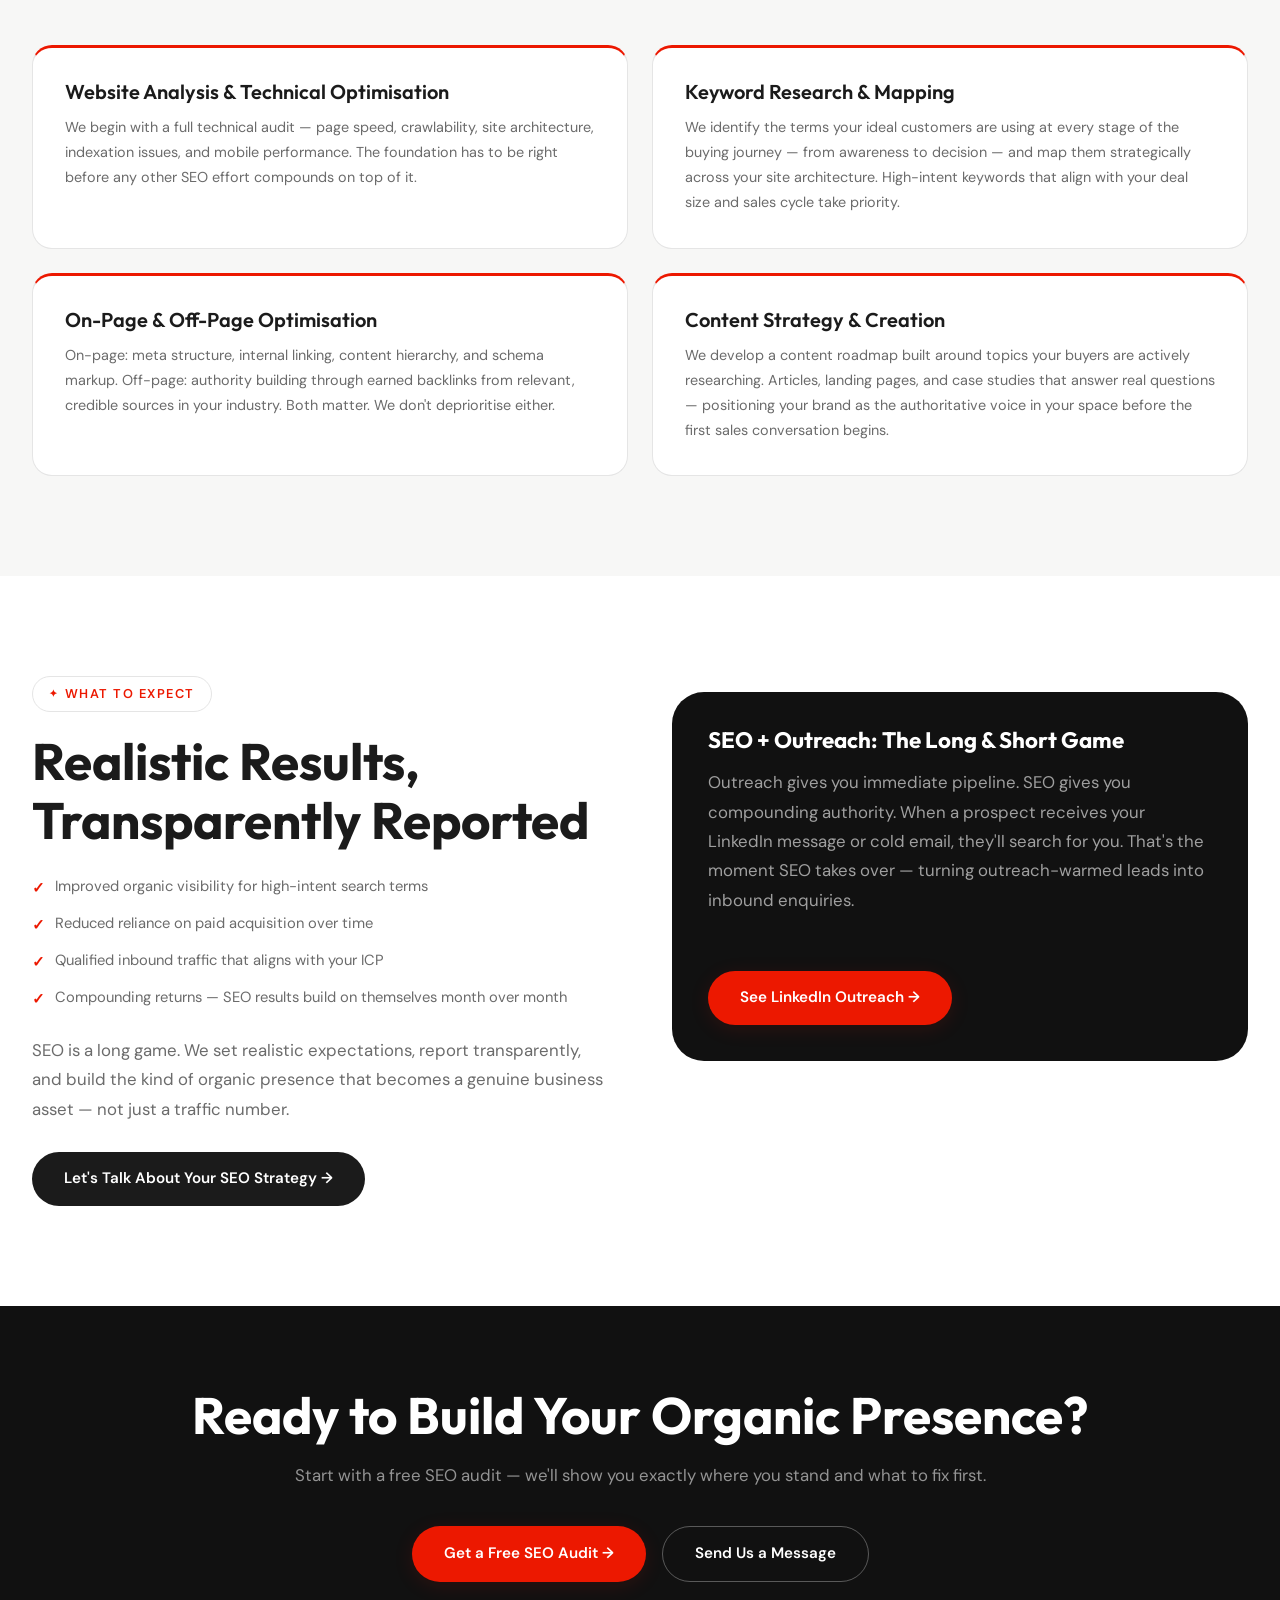
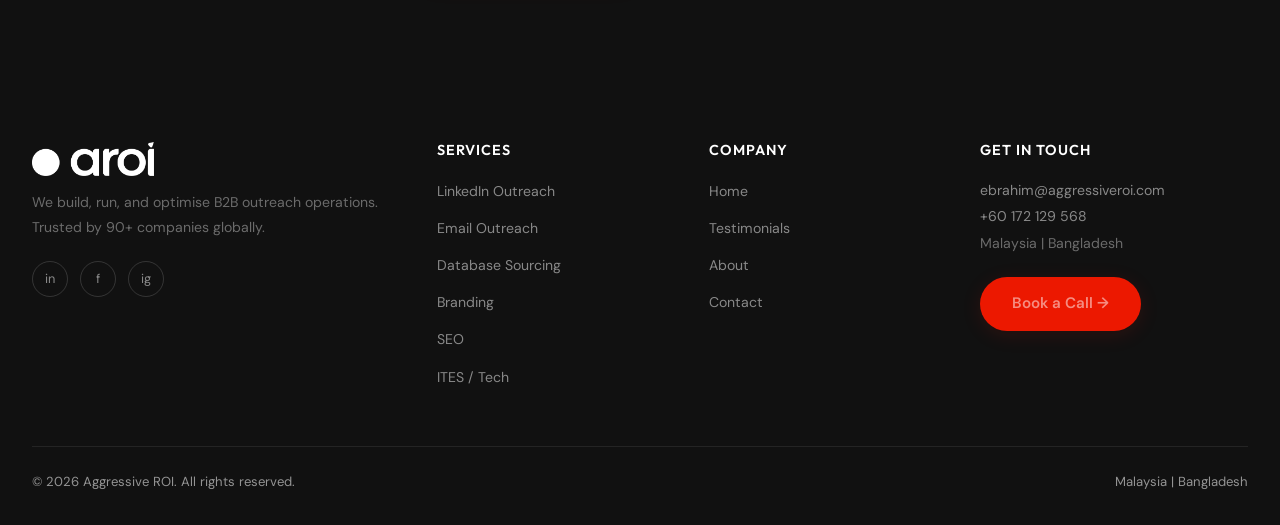
<file: seo.html>
<!DOCTYPE html>
<html lang="en">
<head>
  <meta charset="UTF-8">
  <meta name="viewport" content="width=device-width, initial-scale=1.0">
  <title>SEO — AROI | Aggressive ROI</title>
  <meta name="description" content="B2B SEO services that rank you for what your buyers are already searching. Technical SEO, keyword research, on-page, off-page, and content strategy.">
  <link rel="stylesheet" href="styles.css">
  <link rel="icon" href="images/logo.png" type="image/png">
</head>
<body>

<nav class="nav" id="main-nav">
  <div class="container nav-inner">
    <a href="index.html" class="nav-logo"><img src="images/logo.png" alt="AROI Logo"></a>
    <ul class="nav-links" id="nav-links">
      <li><a href="index.html">Home</a></li>
      <li><a href="linkedin-outreach.html">LinkedIn</a></li>
      <li><a href="email-outreach.html">Email</a></li>
      <li><a href="index.html#services">Services</a></li>
      <li><a href="index.html#testimonials">About</a></li>
      <li class="nav-cta"><a href="index.html#contact" class="btn btn-primary">Book a Call</a></li>
    </ul>
    <button class="hamburger" id="hamburger" aria-label="Toggle navigation">
      <span></span><span></span><span></span>
    </button>
  </div>
</nav>

<section class="page-hero">
  <div class="container page-hero-inner">
    <div class="reveal">
      <span class="badge">SEO</span>
      <h1>Rank for What Your Buyers Are <span style="color:var(--red)">Already Searching.</span></h1>
      <p>Cold outreach gets you in front of prospects. SEO makes sure that when those same prospects go looking — for solutions, for providers, for answers — your name is what they find. It's long-term authority, compounding over time.</p>
      <a href="index.html#contact" class="btn btn-primary">Get a Free SEO Audit →</a>
    </div>
    <div class="page-hero-img reveal">
      <img src="images/seo.png" alt="SEO Illustration">
    </div>
  </div>
</section>

<section class="section">
  <div class="container">
    <div class="section-header reveal">
      <span class="badge">Our Approach</span>
      <h2>SEO Built Around Your Buyers, Not Vanity Metrics</h2>
      <p>We don't do generic SEO. Every strategy we build starts with a deep analysis of your business objectives, your competitive landscape, and the actual search behaviour of your buyers. The goal isn't rankings for vanity metrics — it's organic traffic that converts.</p>
    </div>
  </div>
</section>

<section class="section section-alt">
  <div class="container">
    <div class="section-header reveal">
      <span class="badge">What We Do</span>
      <h2>Our Four-Part SEO Framework</h2>
    </div>
    <div class="info-cards reveal">
      <div class="info-card" style="border-top:3px solid var(--red);">
        <h4>Website Analysis &amp; Technical Optimisation</h4>
        <p>We begin with a full technical audit — page speed, crawlability, site architecture, indexation issues, and mobile performance. The foundation has to be right before any other SEO effort compounds on top of it.</p>
      </div>
      <div class="info-card" style="border-top:3px solid var(--red);">
        <h4>Keyword Research &amp; Mapping</h4>
        <p>We identify the terms your ideal customers are using at every stage of the buying journey — from awareness to decision — and map them strategically across your site architecture. High-intent keywords that align with your deal size and sales cycle take priority.</p>
      </div>
      <div class="info-card" style="border-top:3px solid var(--red);">
        <h4>On-Page &amp; Off-Page Optimisation</h4>
        <p>On-page: meta structure, internal linking, content hierarchy, and schema markup. Off-page: authority building through earned backlinks from relevant, credible sources in your industry. Both matter. We don't deprioritise either.</p>
      </div>
      <div class="info-card" style="border-top:3px solid var(--red);">
        <h4>Content Strategy &amp; Creation</h4>
        <p>We develop a content roadmap built around topics your buyers are actively researching. Articles, landing pages, and case studies that answer real questions — positioning your brand as the authoritative voice in your space before the first sales conversation begins.</p>
      </div>
    </div>
  </div>
</section>

<section class="section">
  <div class="container">
    <div style="display:grid;grid-template-columns:1fr 1fr;gap:64px;align-items:start;">
      <div class="reveal">
        <span class="badge">What to Expect</span>
        <h2>Realistic Results, Transparently Reported</h2>
        <ul class="feature-list" style="margin-top:24px;">
          <li>Improved organic visibility for high-intent search terms</li>
          <li>Reduced reliance on paid acquisition over time</li>
          <li>Qualified inbound traffic that aligns with your ICP</li>
          <li>Compounding returns — SEO results build on themselves month over month</li>
        </ul>
        <p style="margin-top:24px;">SEO is a long game. We set realistic expectations, report transparently, and build the kind of organic presence that becomes a genuine business asset — not just a traffic number.</p>
        <a href="index.html#contact" class="btn btn-primary" style="margin-top:28px;">Let's Talk About Your SEO Strategy →</a>
      </div>
      <div class="reveal">
        <div class="compound-box" style="text-align:left;padding:36px;">
          <h3 style="font-size:1.4rem;">SEO + Outreach: The Long &amp; Short Game</h3>
          <p style="margin-top:12px;">Outreach gives you immediate pipeline. SEO gives you compounding authority. When a prospect receives your LinkedIn message or cold email, they'll search for you. That's the moment SEO takes over — turning outreach-warmed leads into inbound enquiries.</p>
          <a href="linkedin-outreach.html" class="btn btn-red" style="margin-top:24px;">See LinkedIn Outreach →</a>
        </div>
      </div>
    </div>
  </div>
</section>

<div class="cta-banner">
  <div class="container">
    <h2>Ready to Build Your Organic Presence?</h2>
    <p>Start with a free SEO audit — we'll show you exactly where you stand and what to fix first.</p>
    <div class="cta-banner-btns">
      <a href="index.html#contact" class="btn btn-red">Get a Free SEO Audit →</a>
      <a href="index.html#contact" class="btn btn-ghost-white">Send Us a Message</a>
    </div>
  </div>
</div>

<footer class="footer">
  <div class="container">
    <div class="footer-grid">
      <div class="footer-brand">
        <img src="images/logo.png" alt="AROI">
        <p>We build, run, and optimise B2B outreach operations. Trusted by 90+ companies globally.</p>
        <div class="footer-socials">
          <a href="#" aria-label="LinkedIn">in</a>
          <a href="#" aria-label="Facebook">f</a>
          <a href="#" aria-label="Instagram">ig</a>
        </div>
      </div>
      <div>
        <h5>Services</h5>
        <ul class="footer-links">
          <li><a href="linkedin-outreach.html">LinkedIn Outreach</a></li>
          <li><a href="email-outreach.html">Email Outreach</a></li>
          <li><a href="database-sourcing.html">Database Sourcing</a></li>
          <li><a href="branding.html">Branding</a></li>
          <li><a href="seo.html">SEO</a></li>
          <li><a href="ites.html">ITES / Tech</a></li>
        </ul>
      </div>
      <div>
        <h5>Company</h5>
        <ul class="footer-links">
          <li><a href="index.html">Home</a></li>
          <li><a href="index.html#testimonials">Testimonials</a></li>
          <li><a href="index.html#why-us">About</a></li>
          <li><a href="index.html#contact">Contact</a></li>
        </ul>
      </div>
      <div class="footer-contact">
        <h5>Get in Touch</h5>
        <p>
          <a href="mailto:ebrahim@aggressiveroi.com">ebrahim@aggressiveroi.com</a><br>
          <a href="tel:+60172129568">+60 172 129 568</a><br>
          Malaysia | Bangladesh
        </p>
        <div class="footer-book"><a href="index.html#contact" class="btn btn-red">Book a Call →</a></div>
      </div>
    </div>
    <div class="footer-bottom">
      <span>&copy; 2026 Aggressive ROI. All rights reserved.</span>
      <span>Malaysia | Bangladesh</span>
    </div>
  </div>
</footer>

<script>
const nav = document.getElementById('main-nav');
window.addEventListener('scroll', () => nav.classList.toggle('scrolled', window.scrollY > 50));
document.getElementById('hamburger').addEventListener('click', () => document.getElementById('nav-links').classList.toggle('active'));
const ro = new IntersectionObserver(e => e.forEach(x => { if(x.isIntersecting) x.target.classList.add('visible'); }), {threshold:0.12});
document.querySelectorAll('.reveal').forEach(el => ro.observe(el));
</script>
</body>
</html>
</file>
<file: styles.css>
@import url('https://fonts.googleapis.com/css2?family=Outfit:wght@300;400;500;600;700;800;900&family=DM+Sans:wght@300;400;500;600;700&display=swap');

:root {
  --red: #EC1800;
  --red-dark: #C41400;
  --red-glow: rgba(236,24,0,0.12);
  --brand-black: #020202;
  --text-dark: #1B1B1B;
  --text-muted: #6B6B6B;
  --text-light: #9A9A9A;
  --bg-white: #FFFFFF;
  --bg-off: #F7F7F6;
  --bg-dark: #111111;
  --border: #E5E5E5;
  --shadow-sm: 0 2px 12px rgba(0,0,0,0.06);
  --shadow-md: 0 4px 24px rgba(0,0,0,0.08);
  --shadow-lg: 0 8px 48px rgba(0,0,0,0.12);
  --radius-sm: 12px;
  --radius-md: 20px;
  --radius-lg: 32px;
  --radius-xl: 48px;
  --transition: all 0.35s cubic-bezier(0.25,0.46,0.45,0.94);
  --font-head: 'Outfit', sans-serif;
  --font-body: 'DM Sans', sans-serif;
  --max-w: 1280px;
  --pad: 0 32px;
}

*,*::before,*::after{margin:0;padding:0;box-sizing:border-box;}
html{scroll-behavior:smooth;font-size:16px;}
body{font-family:var(--font-body);background:var(--bg-white);color:var(--text-dark);line-height:1.7;overflow-x:hidden;}
img{max-width:100%;display:block;}
a{text-decoration:none;color:inherit;}

.container{max-width:var(--max-w);margin:0 auto;padding:var(--pad);}

/* Typography */
h1,h2,h3,h4,h5,h6{font-family:var(--font-head);line-height:1.15;color:var(--text-dark);}
h1{font-size:clamp(2.8rem,5.5vw,4.5rem);font-weight:800;}
h2{font-size:clamp(2rem,4vw,3.2rem);font-weight:700;}
h3{font-size:clamp(1.4rem,2.5vw,2rem);font-weight:700;}
h4{font-size:1.25rem;font-weight:600;}
p{font-size:1.05rem;color:var(--text-muted);line-height:1.75;}

/* Buttons */
.btn{display:inline-flex;align-items:center;gap:8px;padding:14px 32px;border-radius:50px;font-family:var(--font-body);font-size:0.95rem;font-weight:600;cursor:pointer;border:none;transition:var(--transition);white-space:nowrap;}
.btn-primary{background:var(--text-dark);color:#fff;}
.btn-primary:hover{background:var(--red);transform:translateY(-2px);box-shadow:0 8px 24px var(--red-glow);}
.btn-red{background:var(--red);color:#fff;box-shadow:0 4px 20px var(--red-glow);}
.btn-red:hover{background:var(--red-dark);transform:translateY(-2px);}
.btn-outline{background:transparent;color:var(--text-dark);border:1.5px solid var(--border);}
.btn-outline:hover{border-color:var(--text-dark);background:rgba(0,0,0,0.04);}
.btn-ghost-white{background:transparent;color:#fff;border:1.5px solid rgba(255,255,255,0.3);}
.btn-ghost-white:hover{border-color:#fff;background:rgba(255,255,255,0.1);}

/* Badge */
.badge{display:inline-flex;align-items:center;gap:6px;padding:6px 16px;border-radius:50px;border:1px solid var(--border);font-size:0.8rem;font-weight:600;letter-spacing:1.5px;text-transform:uppercase;color:var(--red);margin-bottom:20px;}
.badge::before{content:'✦';font-size:0.65rem;}

/* Section */
.section{padding:100px 0;}
.section-alt{background:var(--bg-off);}
.section-dark{background:var(--bg-dark);}
.section-header{text-align:center;max-width:740px;margin:0 auto 64px;}
.section-header p{margin-top:16px;}

/* Reveal animation */
.reveal{opacity:0;transform:translateY(36px);transition:opacity 0.7s ease,transform 0.7s ease;}
.reveal.visible{opacity:1;transform:translateY(0);}

/* ===== NAV ===== */
.nav{position:fixed;top:0;left:0;width:100%;z-index:1000;padding:20px 0;transition:var(--transition);}
.nav.scrolled{background:rgba(255,255,255,0.96);backdrop-filter:blur(20px);padding:12px 0;box-shadow:0 2px 20px rgba(0,0,0,0.08);}
.nav-inner{display:flex;align-items:center;justify-content:space-between;gap:24px;}
.nav-logo img { height: 40px; width: auto; max-width: 180px; }
.nav-links{display:flex;align-items:center;gap:32px;list-style:none;}
.nav-links a{font-size:0.9rem;font-weight:500;color:var(--text-dark);position:relative;transition:var(--transition);}
.nav-links a::after{content:'';position:absolute;bottom:-3px;left:0;width:0;height:2px;background:var(--red);transition:var(--transition);}
.nav-links a:hover{color:var(--red);}
.nav-links a:hover::after{width:100%;}
.nav-links a.active{color:var(--red);}
.nav-links a.active::after{width:100%;}
.nav-cta .btn { padding: 10px 22px; font-size: 0.88rem; }
/* Fix: nav-links a color must not bleed into buttons */
.nav-links .btn-primary { color: #fff !important; }
.nav-links .btn-primary:hover { color: #fff !important; }
.nav-links .btn-red { color: #fff !important; }
.nav-links .btn-outline { color: var(--text-dark) !important; }
.hamburger{display:none;flex-direction:column;gap:5px;cursor:pointer;background:none;border:none;padding:5px;}
.hamburger span{display:block;width:24px;height:2px;background:var(--text-dark);transition:var(--transition);}

/* Nav transparent state (on hero pages) */
.nav-transparent .nav-links a{color:rgba(255,255,255,0.85);}
.nav-transparent .hamburger span{background:#fff;}
.nav-transparent.scrolled .nav-links a{color:var(--text-dark);}
.nav-transparent.scrolled .hamburger span{background:var(--text-dark);}

/* ===== HERO ===== */
.hero{padding-top:100px;min-height:100vh;display:flex;align-items:center;position:relative;overflow:hidden;}
.hero-mesh{position:absolute;inset:0;z-index:0;}
.hero-mesh::before{content:'';position:absolute;width:700px;height:700px;top:-200px;right:-100px;background:radial-gradient(circle,rgba(255,235,180,0.5) 0%,rgba(255,200,150,0.25) 50%,transparent 70%);border-radius:50%;}
.hero-mesh::after{content:'';position:absolute;width:500px;height:500px;bottom:-150px;left:-100px;background:radial-gradient(circle,rgba(236,24,0,0.08) 0%,transparent 70%);border-radius:50%;}
.hero-inner{position:relative;z-index:1;display:grid;grid-template-columns:1fr 1fr;gap:64px;align-items:center;width:100%;}
.hero-text{max-width:600px;}
.hero-text h1{margin-bottom:24px;}
.hero-text h1 span{color:var(--red);}
.hero-text p{font-size:1.15rem;margin-bottom:16px;}
.hero-trust{font-size:0.88rem;color:var(--text-light);margin-bottom:36px;}
.hero-btns{display:flex;gap:14px;flex-wrap:wrap;}
.hero-img{position:relative;}
.hero-img img{width:100%;border-radius:var(--radius-lg);box-shadow:var(--shadow-lg);}

/* Dark hero variant (for service pages) */
.hero-dark{background:var(--bg-dark);padding-top:140px;min-height:60vh;}
.hero-dark .hero-inner{grid-template-columns:1fr 1fr;}
.hero-dark h1{color:#fff;}
.hero-dark h1 span{color:var(--red);}
.hero-dark p{color:rgba(255,255,255,0.65);}
.hero-dark .badge{border-color:rgba(255,255,255,0.2);color:var(--red);}

/* ===== STATS ===== */
.stats{padding:60px 0;background:var(--bg-off);border-top:1px solid var(--border);border-bottom:1px solid var(--border);}
.stats-grid{display:grid;grid-template-columns:repeat(4,1fr);gap:32px;text-align:center;}
.stat-item{position:relative;}
.stat-item:not(:last-child)::after{content:'';position:absolute;right:0;top:15%;height:70%;width:1px;background:var(--border);}
.stat-number{font-family:var(--font-head);font-size:clamp(2.4rem,4vw,3.2rem);font-weight:800;color:var(--red);}
.stat-label{font-size:0.88rem;color:var(--text-muted);margin-top:4px;font-weight:500;}

/* ===== CLIENT MARQUEE ===== */
.clients{padding:60px 0;overflow:hidden;background:var(--bg-white);border-bottom:1px solid var(--border);}
.clients-label{text-align:center;font-size:0.8rem;font-weight:600;letter-spacing:2px;text-transform:uppercase;color:var(--text-light);margin-bottom:28px;}
.marquee-wrap{overflow:hidden;-webkit-mask:linear-gradient(90deg,transparent,#fff 10%,#fff 90%,transparent);}
.marquee-track{display:flex;gap:16px;animation:marquee 30s linear infinite;width:max-content;}
.marquee-track:hover{animation-play-state:paused;}
.client-pill{padding:10px 28px;border:1px solid var(--border);border-radius:50px;font-size:0.88rem;font-weight:500;color:var(--text-muted);white-space:nowrap;transition:var(--transition);}
.client-pill:hover{border-color:var(--red);color:var(--red);}
@keyframes marquee{0%{transform:translateX(0);}100%{transform:translateX(-50%);}}

/* ===== FEATURE CARDS ===== */
.feature-cards{display:grid;grid-template-columns:repeat(4,1fr);gap:20px;margin-top:48px;}
.feature-card{padding:32px 24px;border-radius:var(--radius-md);transition:var(--transition);}
.feature-card:hover{transform:translateY(-6px);box-shadow:var(--shadow-md);}
.feature-card.green{background:#E8F5E9;}
.feature-card.purple{background:#F3E5F5;}
.feature-card.blue{background:#E3F2FD;}
.feature-card.orange{background:#FFF3E0;}
.feature-card-icon{width:56px;height:56px;border-radius:14px;background:rgba(0,0,0,0.06);display:flex;align-items:center;justify-content:center;margin-bottom:16px;overflow:hidden;}
.feature-card-icon img{width:36px;height:36px;object-fit:contain;}
.feature-card h4{margin-bottom:10px;font-size:1.05rem;}
.feature-card p{font-size:0.88rem;color:var(--text-muted);}

/* ===== SERVICE CARDS ===== */
.services-grid{display:grid;grid-template-columns:repeat(4,1fr);gap:24px;}
.service-card{background:var(--bg-white);border:1px solid var(--border);border-radius:var(--radius-md);padding:32px 24px;text-align:center;transition:var(--transition);cursor:pointer;}
.service-card:hover{transform:translateY(-8px);box-shadow:var(--shadow-md);border-color:var(--red);}
.service-card-img{width:80px;height:80px;object-fit:contain;margin:0 auto 20px;border-radius:12px;}
.service-card h4{margin-bottom:10px;}
.service-card p{font-size:0.88rem;color:var(--text-light);margin-bottom:16px;}
.service-link{color:var(--red);font-weight:600;font-size:0.88rem;display:inline-flex;align-items:center;gap:4px;transition:var(--transition);}
.service-link:hover{gap:8px;}

/* ===== OUTREACH BLOCKS ===== */
.outreach-block{display:grid;grid-template-columns:1fr 1fr;gap:64px;align-items:center;margin-bottom:80px;}
.outreach-block.reverse{direction:rtl;}
.outreach-block.reverse>*{direction:ltr;}
.outreach-block h3{margin-bottom:14px;}
.outreach-block p{margin-bottom:18px;}
.feature-list{list-style:none;display:flex;flex-direction:column;gap:10px;margin-bottom:24px;}
.feature-list li{display:flex;align-items:flex-start;gap:10px;font-size:0.92rem;color:var(--text-muted);}
.feature-list li::before{content:'✓';color:var(--red);font-weight:700;flex-shrink:0;margin-top:2px;}
.outreach-img img{width:100%;border-radius:var(--radius-lg);box-shadow:var(--shadow-md);}

/* ===== ACCORDION ===== */
.accordion{display:flex;flex-direction:column;gap:12px;}
.accordion-item{border:1px solid var(--border);border-radius:var(--radius-sm);overflow:hidden;}
.accordion-trigger{width:100%;display:flex;justify-content:space-between;align-items:center;padding:18px 22px;background:var(--bg-white);cursor:pointer;font-family:var(--font-body);font-size:0.95rem;font-weight:600;color:var(--text-dark);border:none;text-align:left;transition:var(--transition);}
.accordion-trigger:hover{background:var(--bg-off);}
.accordion-trigger.open{background:var(--red);color:#fff;}
.accordion-icon{font-size:1.3rem;font-weight:300;flex-shrink:0;transition:var(--transition);}
.accordion-trigger.open .accordion-icon{transform:rotate(45deg);}
.accordion-body{max-height:0;overflow:hidden;transition:max-height 0.35s ease,padding 0.35s ease;}
.accordion-body.open{max-height:400px;}
.accordion-body-inner{padding:16px 22px 20px;font-size:0.9rem;color:var(--text-muted);line-height:1.7;}

/* ===== MARQUEE TEXT STRIP ===== */
.marquee-text-strip{background:var(--bg-dark);padding:28px 0;overflow:hidden;}
.marquee-text-track{display:flex;gap:0;animation:marquee-text 20s linear infinite;width:max-content;}
.marquee-text-track span{font-family:var(--font-head);font-size:clamp(2rem,5vw,4rem);font-weight:800;color:#fff;padding:0 24px;white-space:nowrap;}
.marquee-text-track span.outline{-webkit-text-stroke:2px rgba(255,255,255,0.4);color:transparent;}
@keyframes marquee-text{0%{transform:translateX(0);}100%{transform:translateX(-50%);}}

/* ===== CHARTS ===== */
.charts-grid{display:grid;grid-template-columns:1fr 1fr;gap:48px;align-items:start;}
.chart-box{background:var(--bg-white);border:1px solid var(--border);border-radius:var(--radius-md);padding:36px;}
.chart-box h4{margin-bottom:24px;}
.chart-container{position:relative;height:280px;}
.chart-legend{display:flex;flex-direction:column;gap:8px;margin-top:16px;}
.legend-item{display:flex;align-items:center;gap:10px;font-size:0.82rem;color:var(--text-muted);}
.legend-dot{width:12px;height:12px;border-radius:50%;flex-shrink:0;}

/* ===== TESTIMONIALS ===== */
.testimonials-grid{display:grid;grid-template-columns:repeat(2,1fr);gap:24px;}
.t-card{background:var(--bg-dark);border:1px solid rgba(255,255,255,0.08);border-radius:var(--radius-md);padding:36px;transition:var(--transition);}
.t-card:hover{border-color:var(--red);}
.t-quote{color:var(--red);font-size:2.5rem;font-family:Georgia,serif;line-height:1;margin-bottom:16px;}
.t-card blockquote{font-size:0.95rem;color:rgba(255,255,255,0.78);line-height:1.75;font-style:italic;margin-bottom:24px;}
.t-author{display:flex;align-items:center;gap:14px;}
.t-avatar{width:44px;height:44px;border-radius:50%;background:var(--red);display:flex;align-items:center;justify-content:center;color:#fff;font-weight:700;font-size:0.9rem;flex-shrink:0;}
.t-name{color:#fff;font-weight:600;font-size:0.9rem;}
.t-role{color:rgba(255,255,255,0.4);font-size:0.8rem;}

/* ===== WHY US ===== */
.why-grid{display:grid;grid-template-columns:1.2fr 0.8fr;gap:64px;align-items:center;}
.why-list{list-style:none;display:flex;flex-direction:column;gap:14px;margin:24px 0 32px;}
.why-list li{display:flex;align-items:flex-start;gap:12px;font-size:0.95rem;color:var(--text-muted);}
.why-check{width:24px;height:24px;border-radius:50%;background:var(--red);display:flex;align-items:center;justify-content:center;flex-shrink:0;margin-top:1px;}
.why-check svg{width:12px;height:12px;stroke:#fff;fill:none;stroke-width:2.5;}

/* ===== CTA BOX ===== */
.cta-box{background:var(--bg-dark);border:1.5px solid var(--red);border-radius:var(--radius-lg);padding:52px;text-align:center;}
.cta-box h3{color:#fff;margin-bottom:12px;}
.cta-box p{color:rgba(255,255,255,0.55);margin-bottom:32px;}
.cta-box-btns{display:flex;flex-direction:column;gap:12px;}
.cta-contact{color:rgba(255,255,255,0.35);font-size:0.8rem;margin-top:20px;}

/* ===== FULL-WIDTH CTA BANNER ===== */
.cta-banner{background:var(--bg-dark);padding:80px 0;text-align:center;}
.cta-banner h2{color:#fff;margin-bottom:16px;}
.cta-banner p{color:rgba(255,255,255,0.55);margin-bottom:36px;}
.cta-banner-btns{display:flex;gap:16px;justify-content:center;flex-wrap:wrap;}

/* ===== PROCESS STEPS ===== */
.process-steps{display:flex;flex-direction:column;gap:24px;}
.process-step{display:flex;gap:20px;align-items:flex-start;}
.step-num{width:48px;height:48px;border-radius:50%;border:2px solid var(--red);display:flex;align-items:center;justify-content:center;font-family:var(--font-head);font-size:1.1rem;font-weight:700;color:var(--red);flex-shrink:0;}
.step-content h4{margin-bottom:6px;}
.step-content p{font-size:0.9rem;}

/* ===== PAGE HERO DETAIL (service pages) ===== */
.page-hero{padding:140px 0 80px;background:var(--bg-off);}
.page-hero-inner{display:grid;grid-template-columns:1fr 1fr;gap:64px;align-items:center;}
.page-hero-img img{width:100%;border-radius:var(--radius-lg);box-shadow:var(--shadow-md);}
.page-hero h1{margin-bottom:20px;}
.page-hero p{font-size:1.1rem;margin-bottom:28px;}

/* ===== INFO CARDS ===== */
.info-cards{display:grid;grid-template-columns:repeat(2,1fr);gap:24px;}
.info-card{background:var(--bg-white);border:1px solid var(--border);border-radius:var(--radius-md);padding:32px;}
.info-card h4{margin-bottom:12px;color:var(--text-dark);}
.info-card p{font-size:0.9rem;}
.info-card ul{list-style:none;display:flex;flex-direction:column;gap:8px;margin-top:12px;}
.info-card ul li{font-size:0.88rem;color:var(--text-muted);padding-left:16px;position:relative;}
.info-card ul li::before{content:'–';position:absolute;left:0;color:var(--red);}

/* ===== COMPOUND BOX ===== */
.compound-box{background:var(--bg-dark);border-radius:var(--radius-lg);padding:52px;color:#fff;text-align:center;margin-top:16px;}
.compound-box h3{color:#fff;margin-bottom:14px;}
.compound-box p{color:rgba(255,255,255,0.6);max-width:680px;margin:0 auto 32px;}
.compound-btns{display:flex;gap:14px;justify-content:center;flex-wrap:wrap;}

/* ===== FOOTER ===== */
.footer{background:var(--bg-dark);color:rgba(255,255,255,0.55);padding:80px 0 32px;}
.footer-grid{display:grid;grid-template-columns:1.6fr 1fr 1fr 1.2fr;gap:48px;margin-bottom:56px;}
.footer-brand img{height:34px;filter:brightness(0) invert(1);margin-bottom:14px;}
.footer-brand p{font-size:0.88rem;line-height:1.8;}
.footer-socials{display:flex;gap:12px;margin-top:20px;}
.footer-socials a{width:36px;height:36px;border-radius:50%;border:1px solid rgba(255,255,255,0.15);display:flex;align-items:center;justify-content:center;font-size:0.8rem;color:rgba(255,255,255,0.5);transition:var(--transition);}
.footer-socials a:hover{border-color:var(--red);color:var(--red);}
.footer h5{color:#fff;font-size:0.9rem;font-weight:600;text-transform:uppercase;letter-spacing:1px;margin-bottom:18px;}
.footer-links{list-style:none;display:flex;flex-direction:column;gap:10px;}
.footer-links a{color:rgba(255,255,255,0.5);font-size:0.88rem;transition:var(--transition);}
.footer-links a:hover{color:var(--red);}
.footer-contact p{font-size:0.88rem;line-height:1.9;}
.footer-contact a{color:rgba(255,255,255,0.5);transition:var(--transition);}
.footer-contact a:hover{color:var(--red);}
.footer-book{margin-top:20px;}
.footer-bottom{border-top:1px solid rgba(255,255,255,0.08);padding-top:24px;display:flex;justify-content:space-between;align-items:center;font-size:0.82rem;}

/* ===== RESPONSIVE ===== */
@media(max-width:1024px){
  .stats-grid{grid-template-columns:repeat(2,1fr);}
  .services-grid{grid-template-columns:repeat(2,1fr);}
  .feature-cards{grid-template-columns:repeat(2,1fr);}
  .outreach-block{grid-template-columns:1fr;gap:36px;}
  .outreach-block.reverse{direction:ltr;}
  .charts-grid{grid-template-columns:1fr;}
  .why-grid{grid-template-columns:1fr;}
  .footer-grid{grid-template-columns:repeat(2,1fr);}
  .hero-inner{grid-template-columns:1fr;}
  .page-hero-inner{grid-template-columns:1fr;}
  .info-cards{grid-template-columns:1fr;}
}
@media(max-width:768px){
  :root{--pad:0 20px;}
  .section{padding:64px 0;}
  .nav-links{display:none;position:absolute;top:100%;left:0;width:100%;background:rgba(255,255,255,0.98);backdrop-filter:blur(20px);flex-direction:column;padding:24px 20px;gap:18px;box-shadow:0 8px 30px rgba(0,0,0,0.1);}
  .nav-links.active{display:flex;}
  .hamburger{display:flex;}
  .stats-grid{grid-template-columns:repeat(2,1fr);gap:24px;}
  .stat-item:not(:last-child)::after{display:none;}
  .services-grid{grid-template-columns:1fr;}
  .feature-cards{grid-template-columns:1fr;}
  .testimonials-grid{grid-template-columns:1fr;}
  .footer-grid{grid-template-columns:1fr;gap:32px;}
  .footer-bottom{flex-direction:column;gap:10px;text-align:center;}
  .cta-box{padding:36px 24px;}
  .compound-box{padding:36px 24px;}
  .hero-img{display:none;}
  .page-hero{padding:100px 0 60px;}
}
</file>
